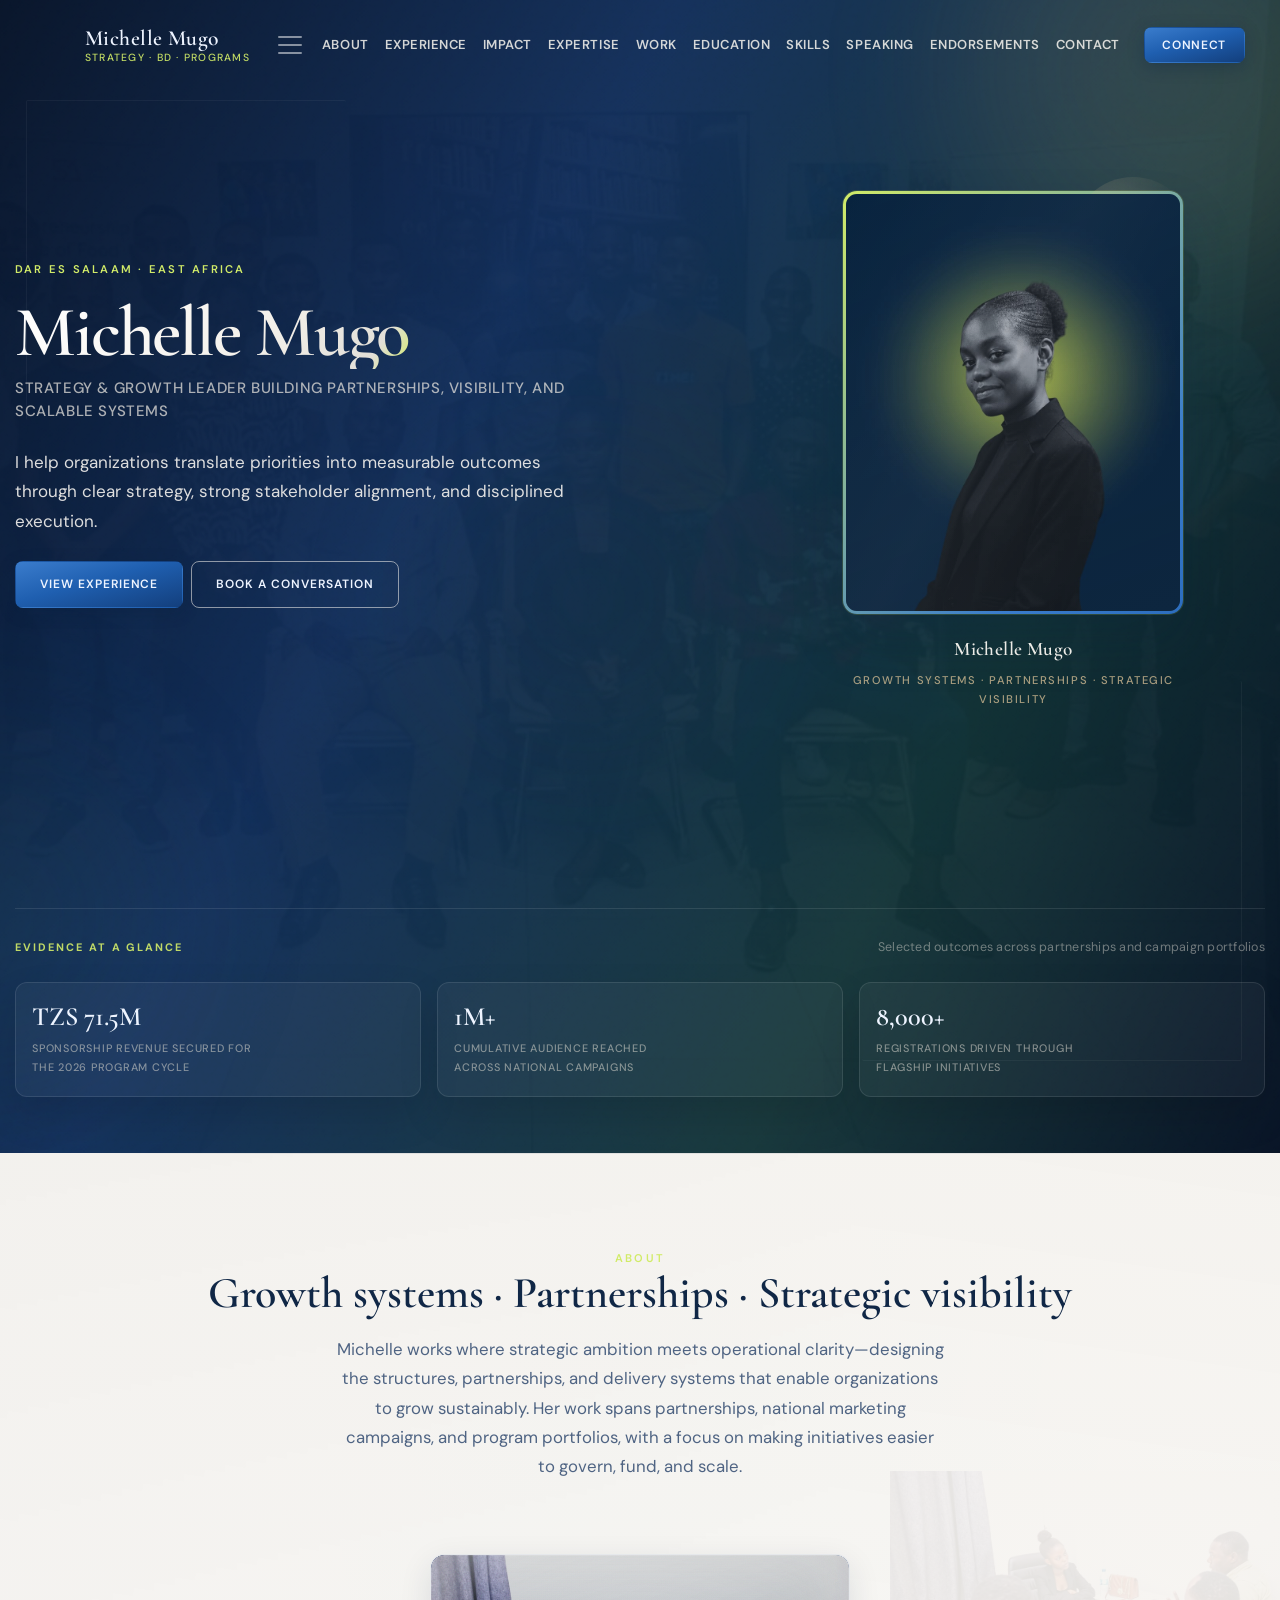
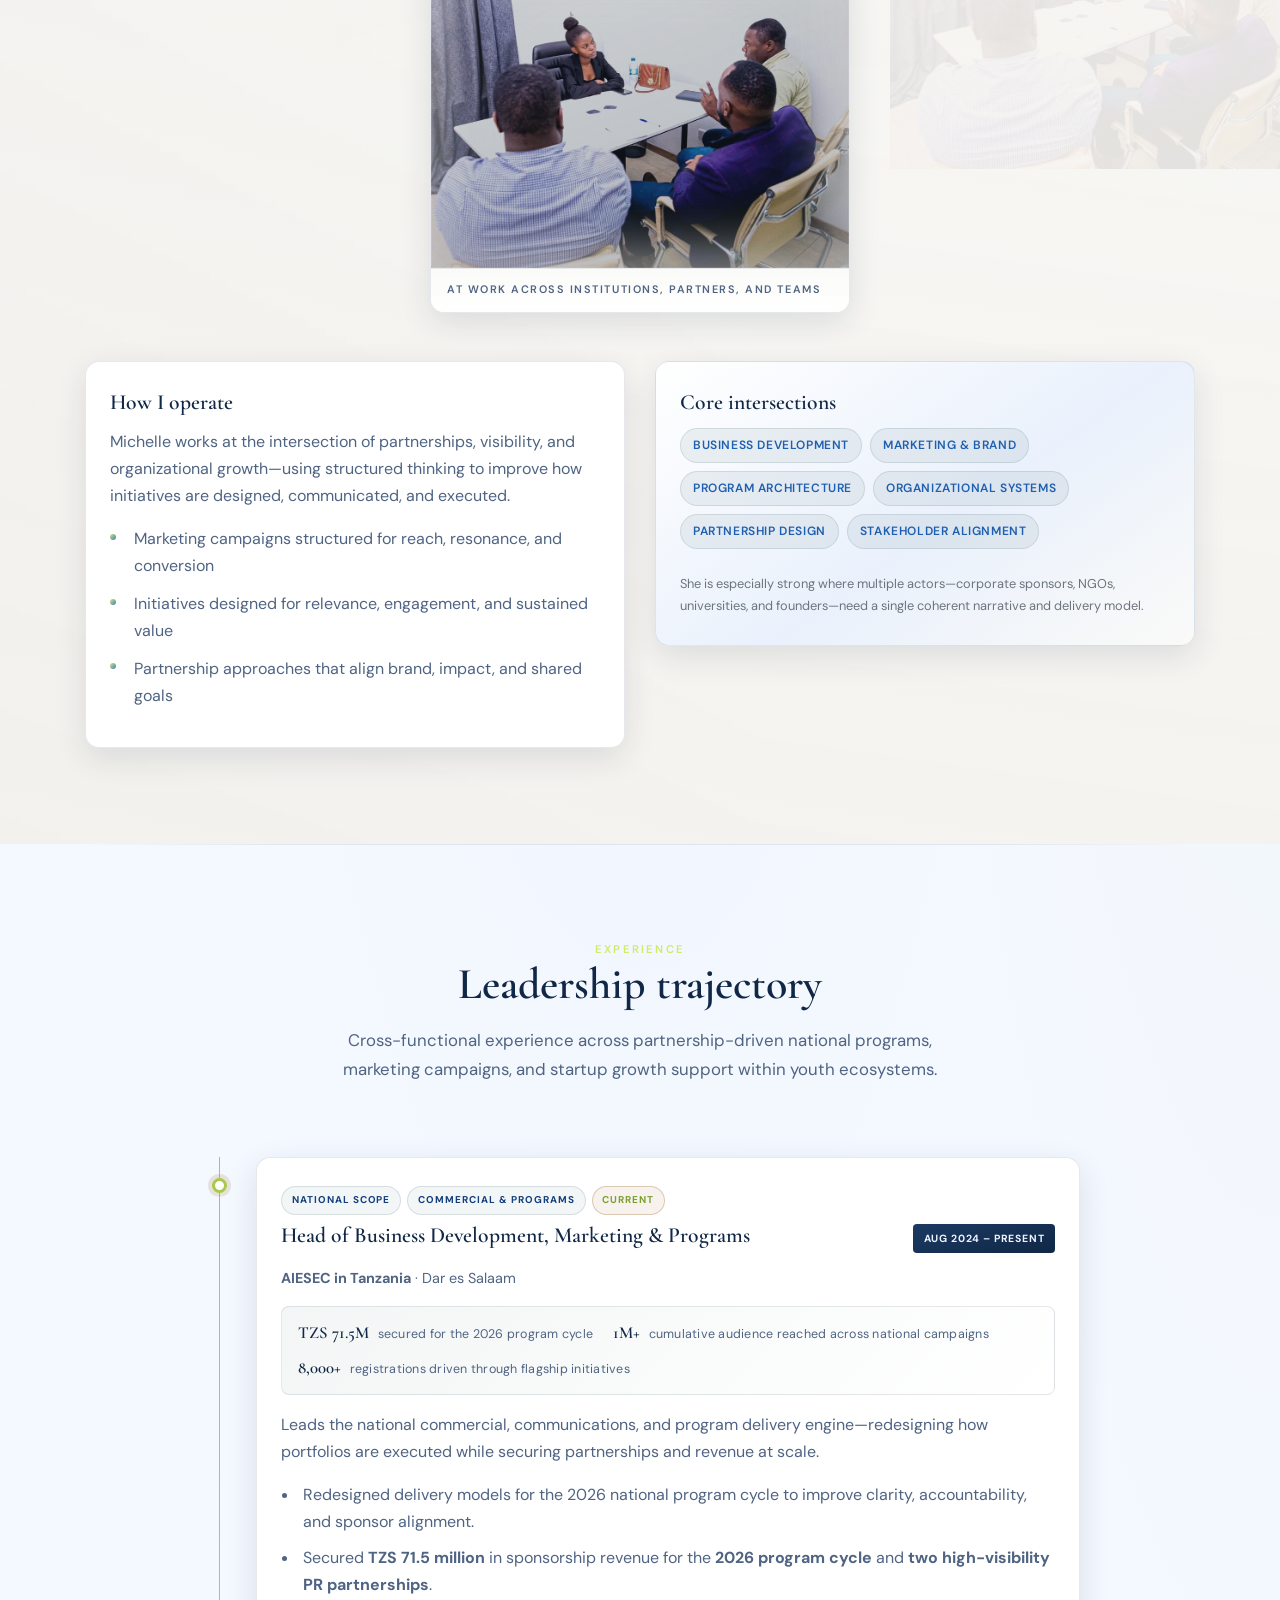
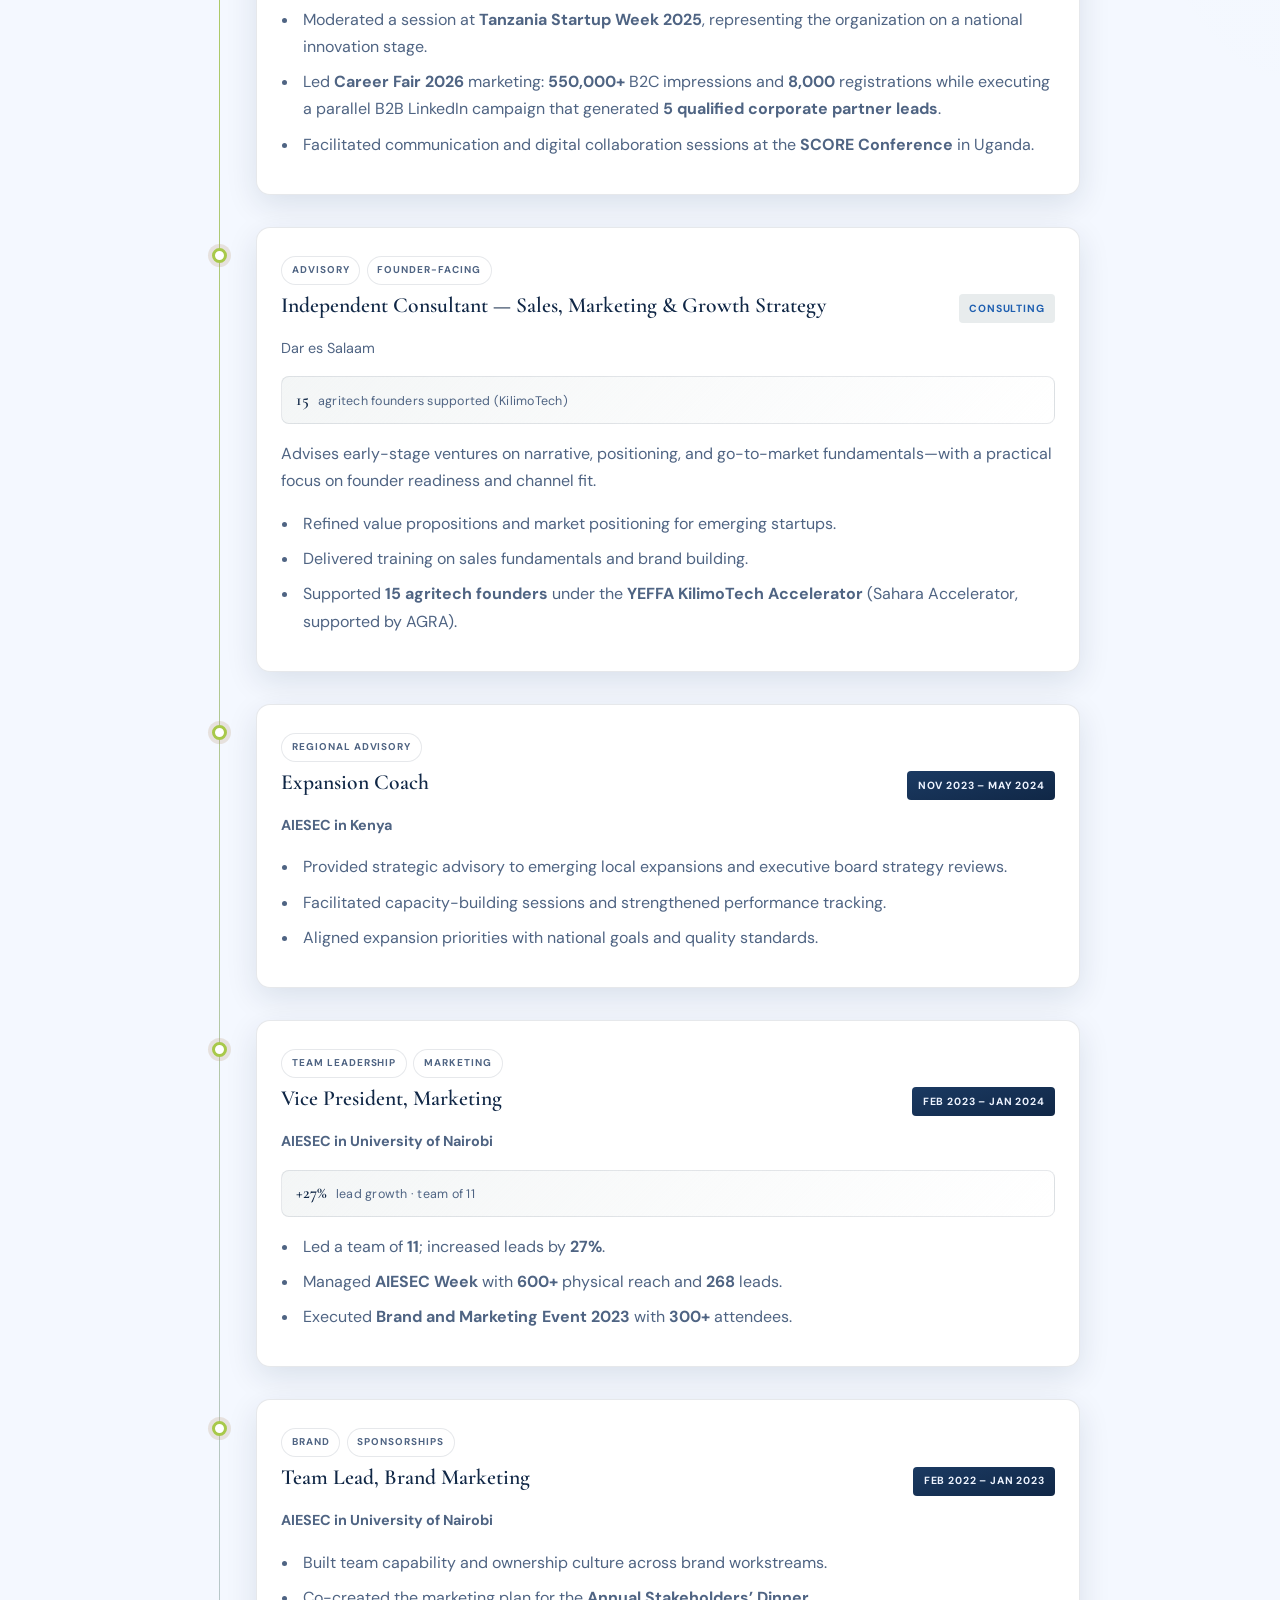
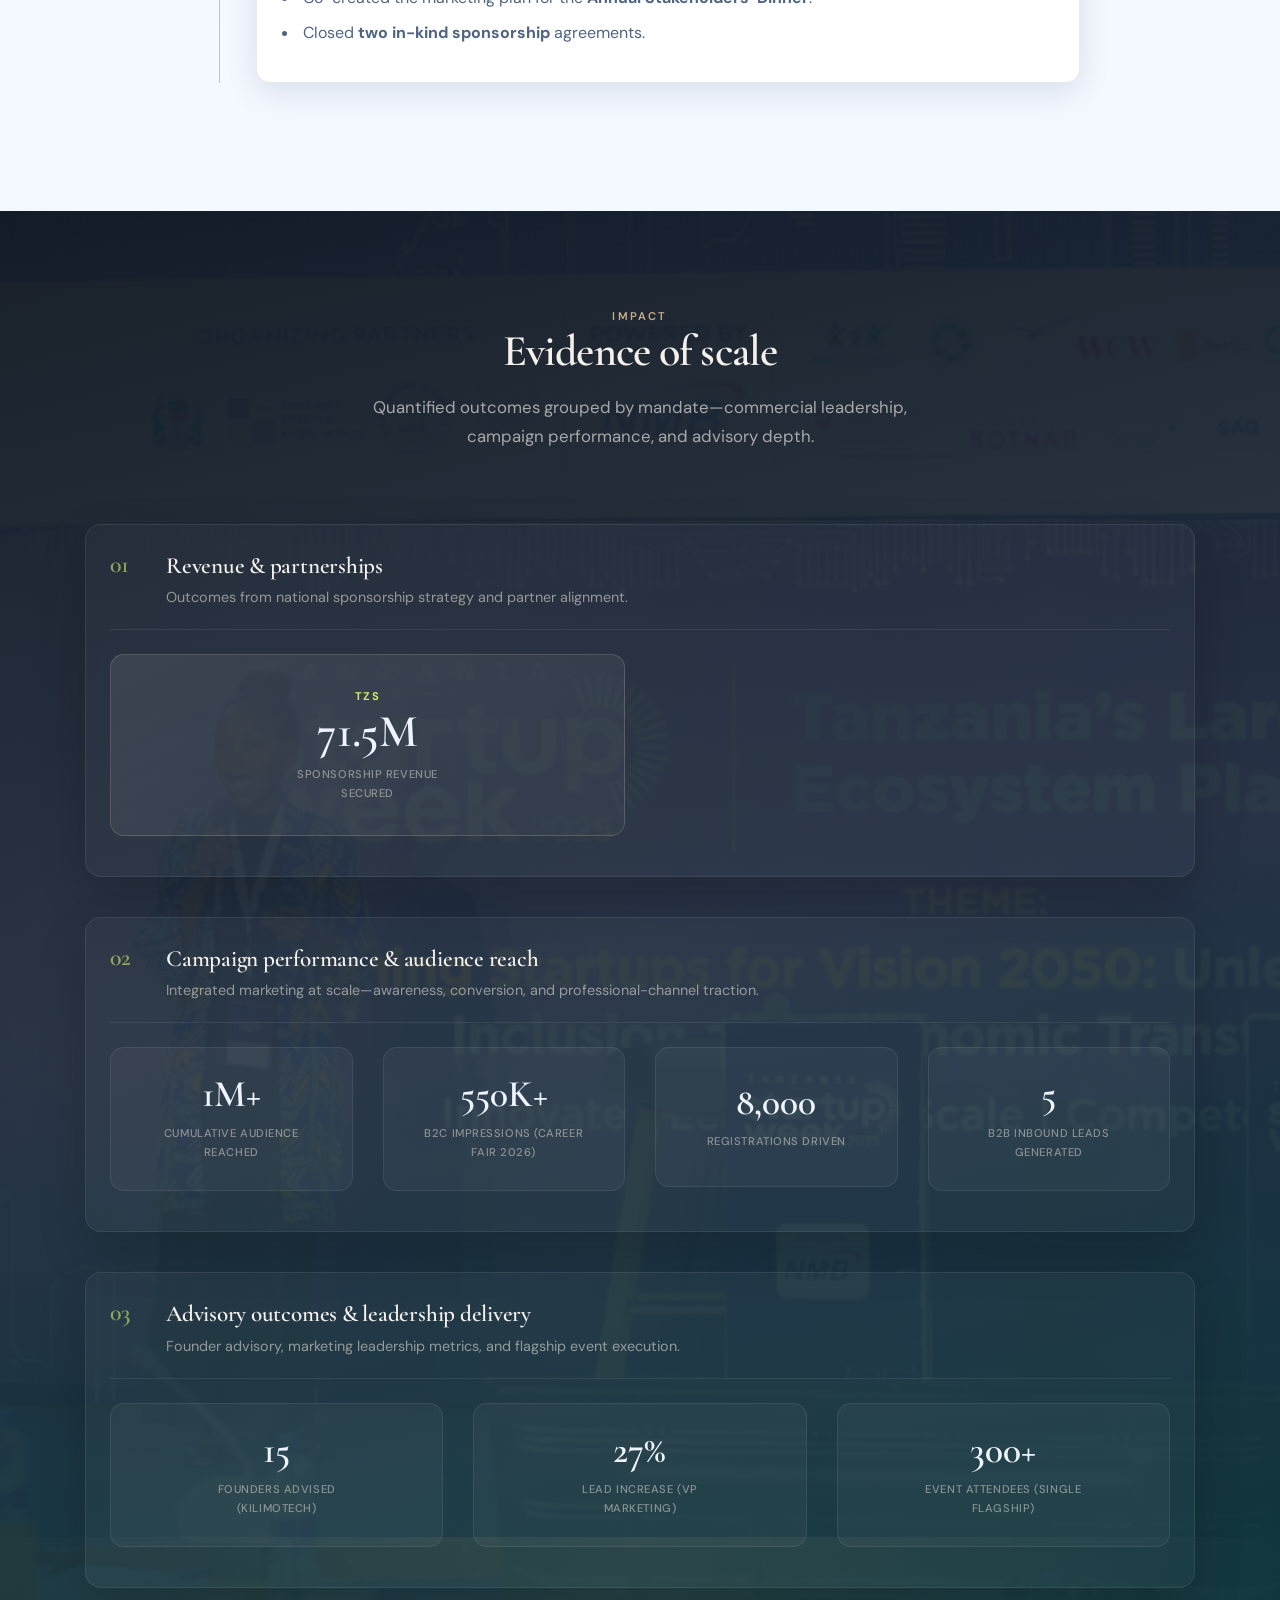
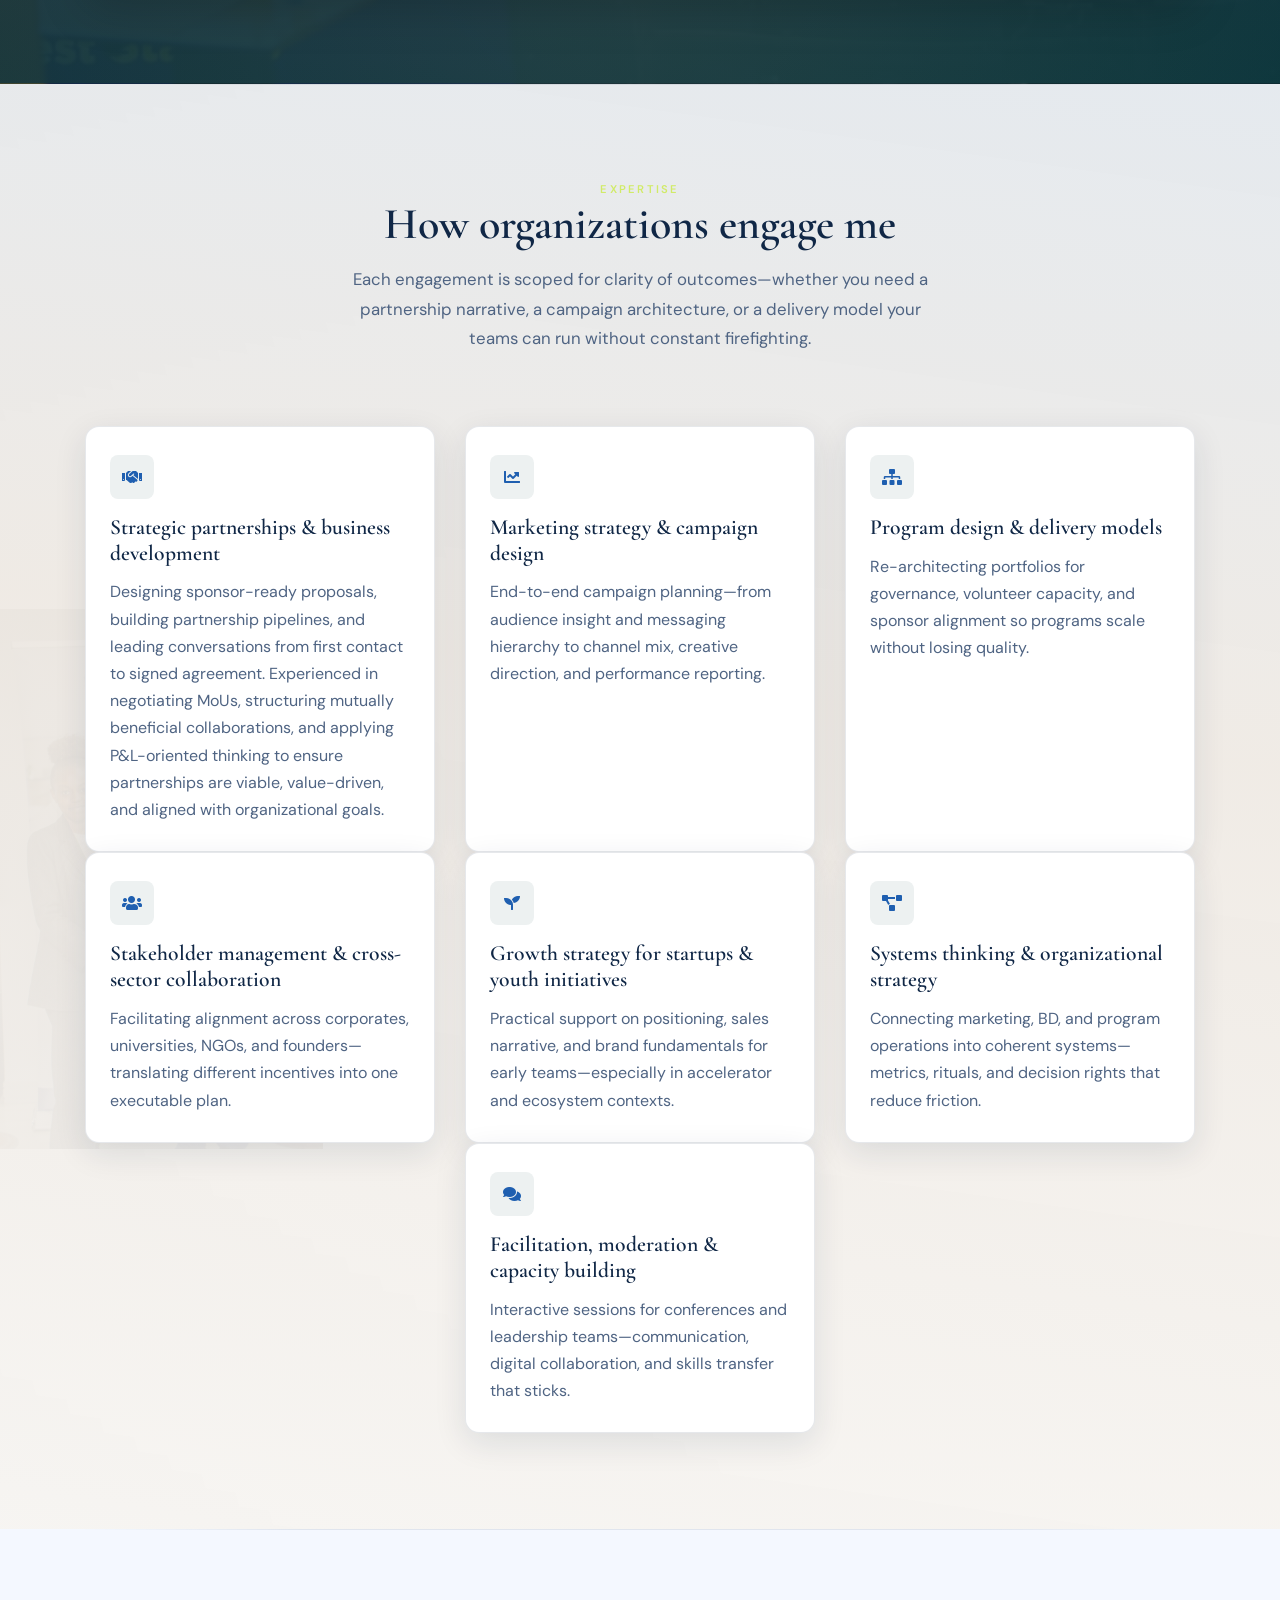
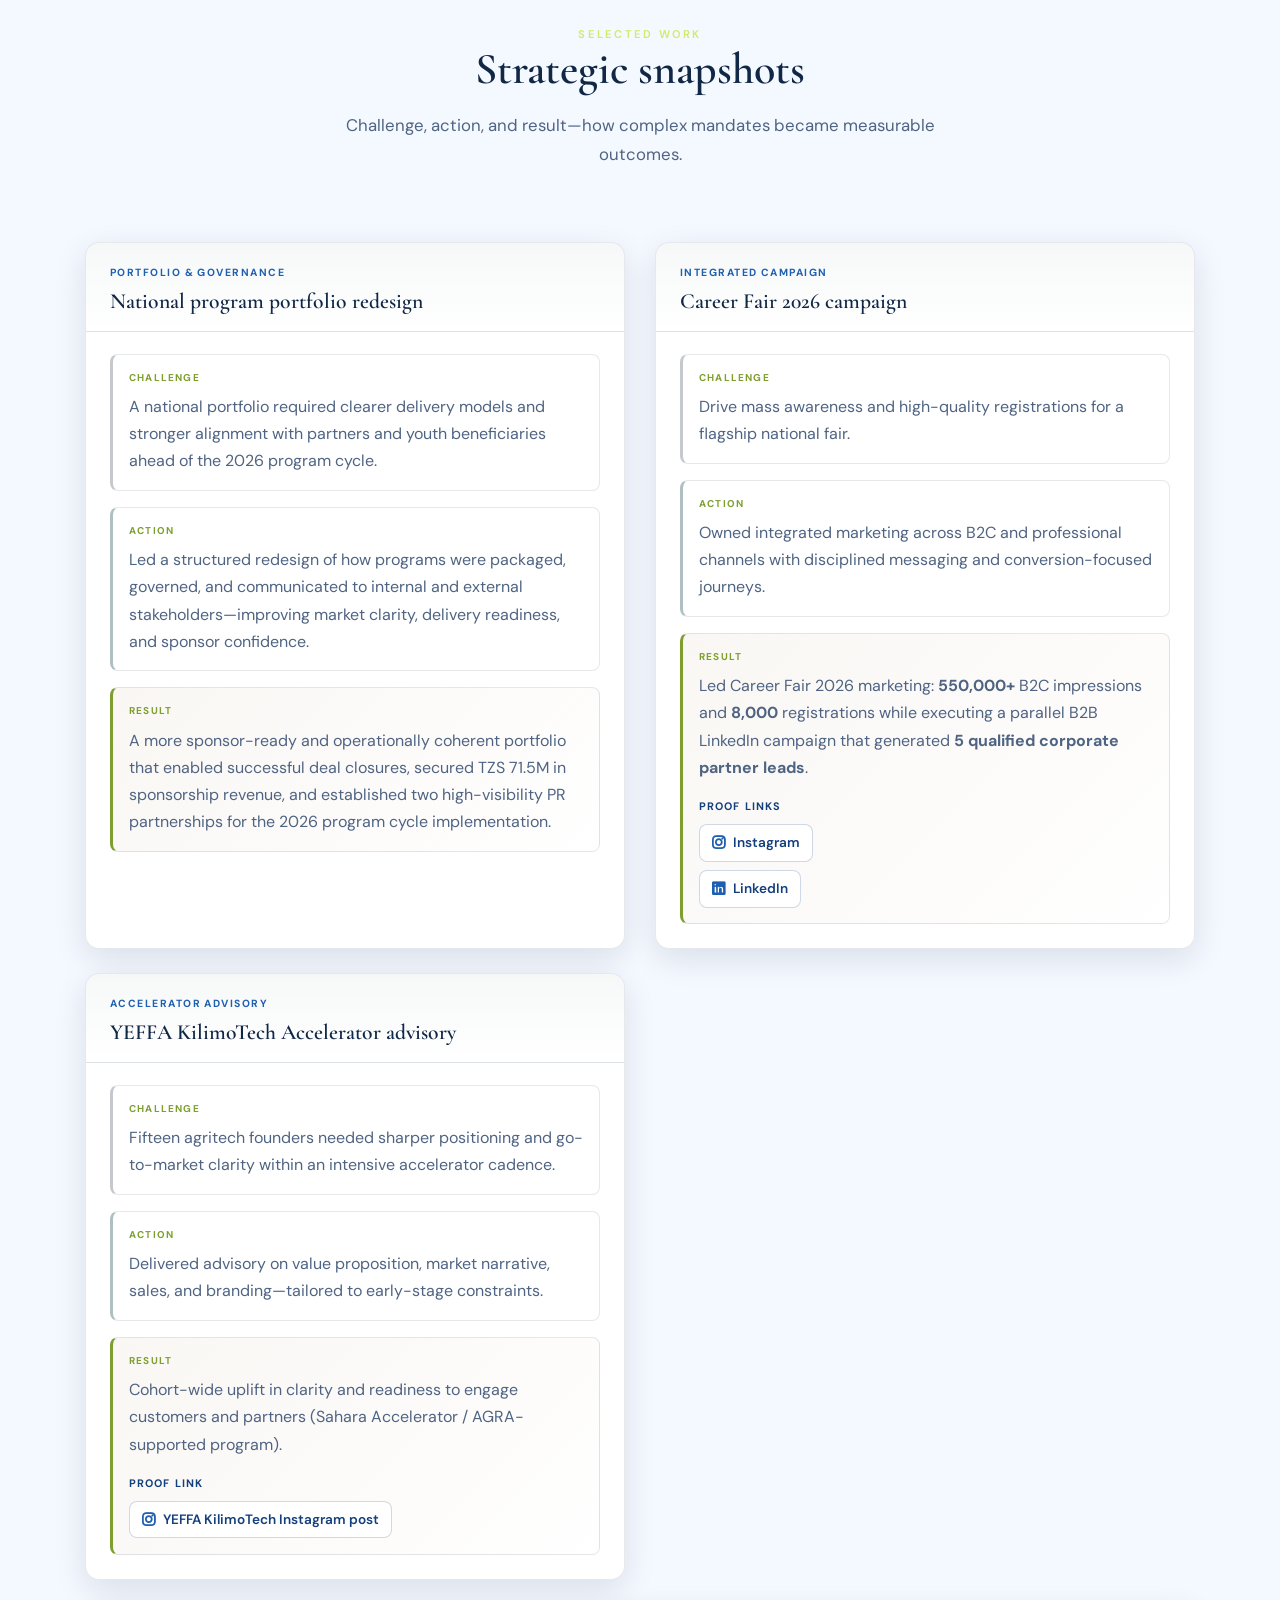
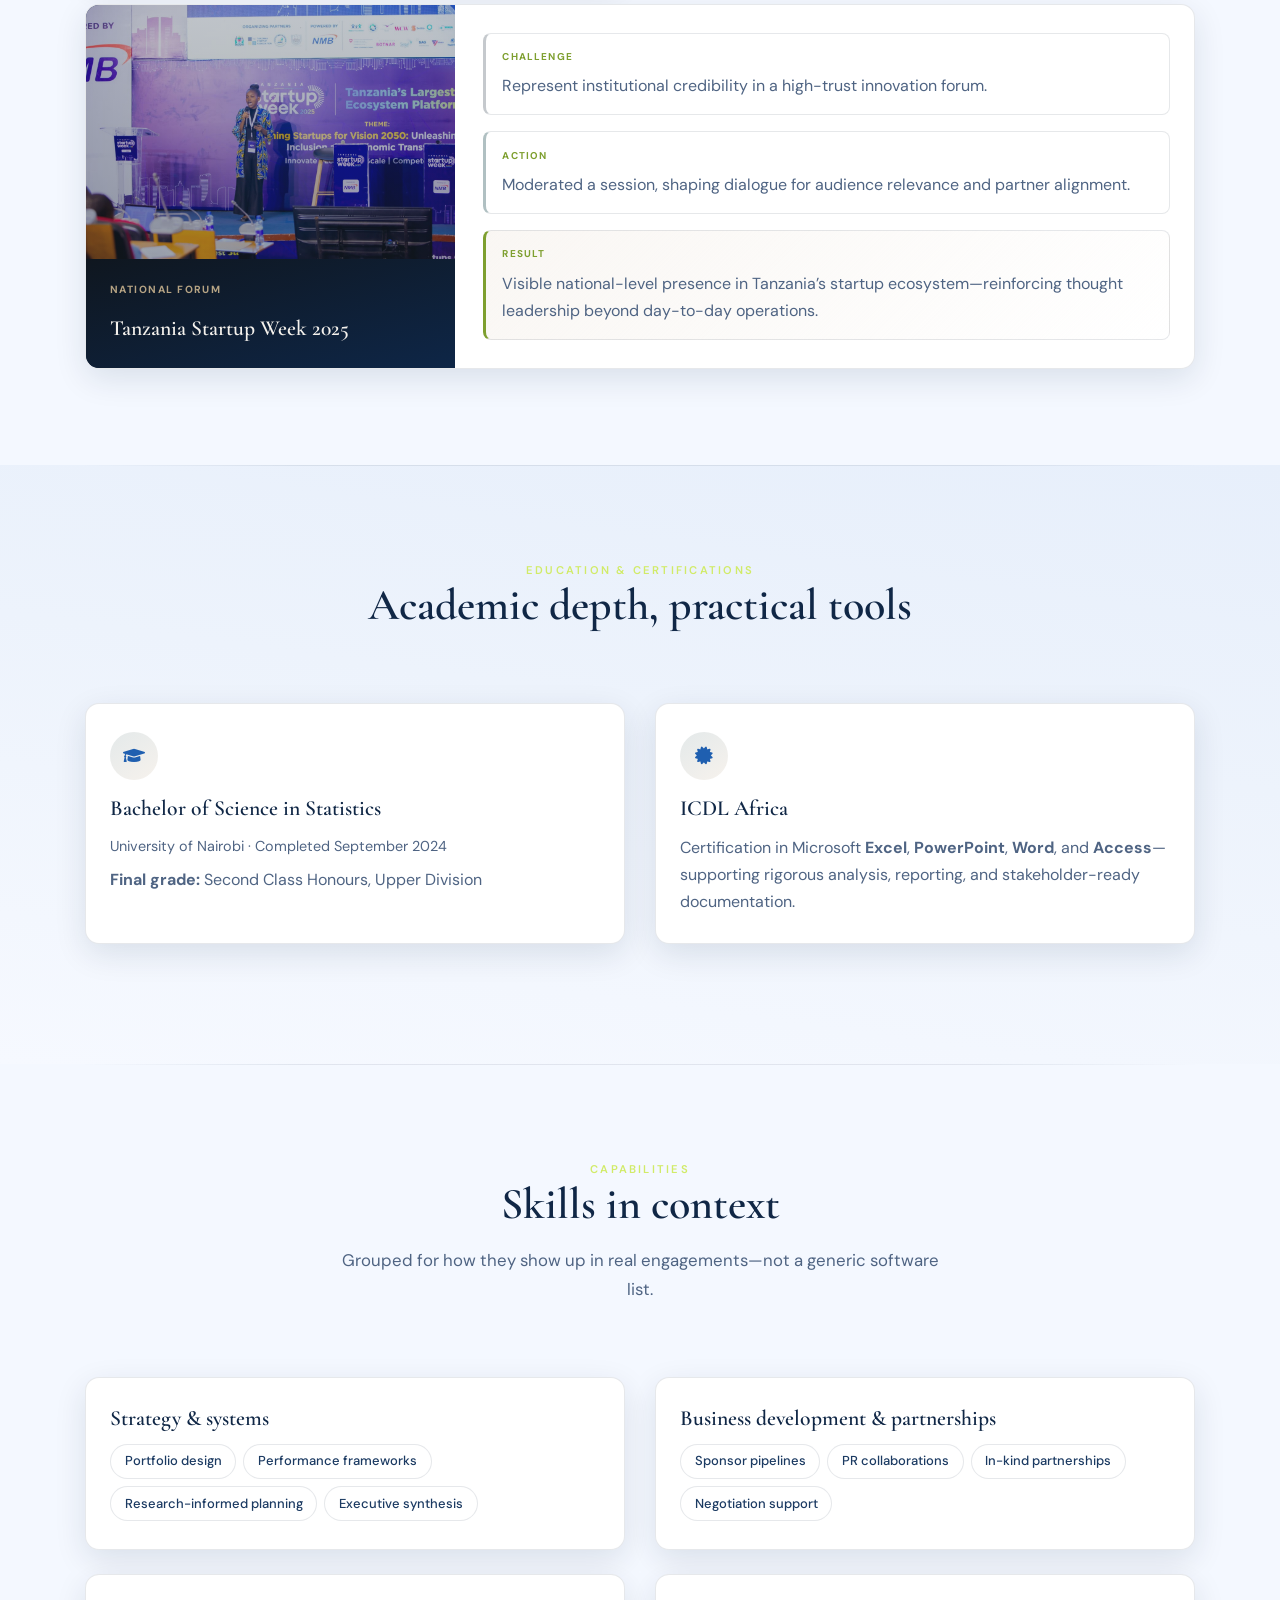
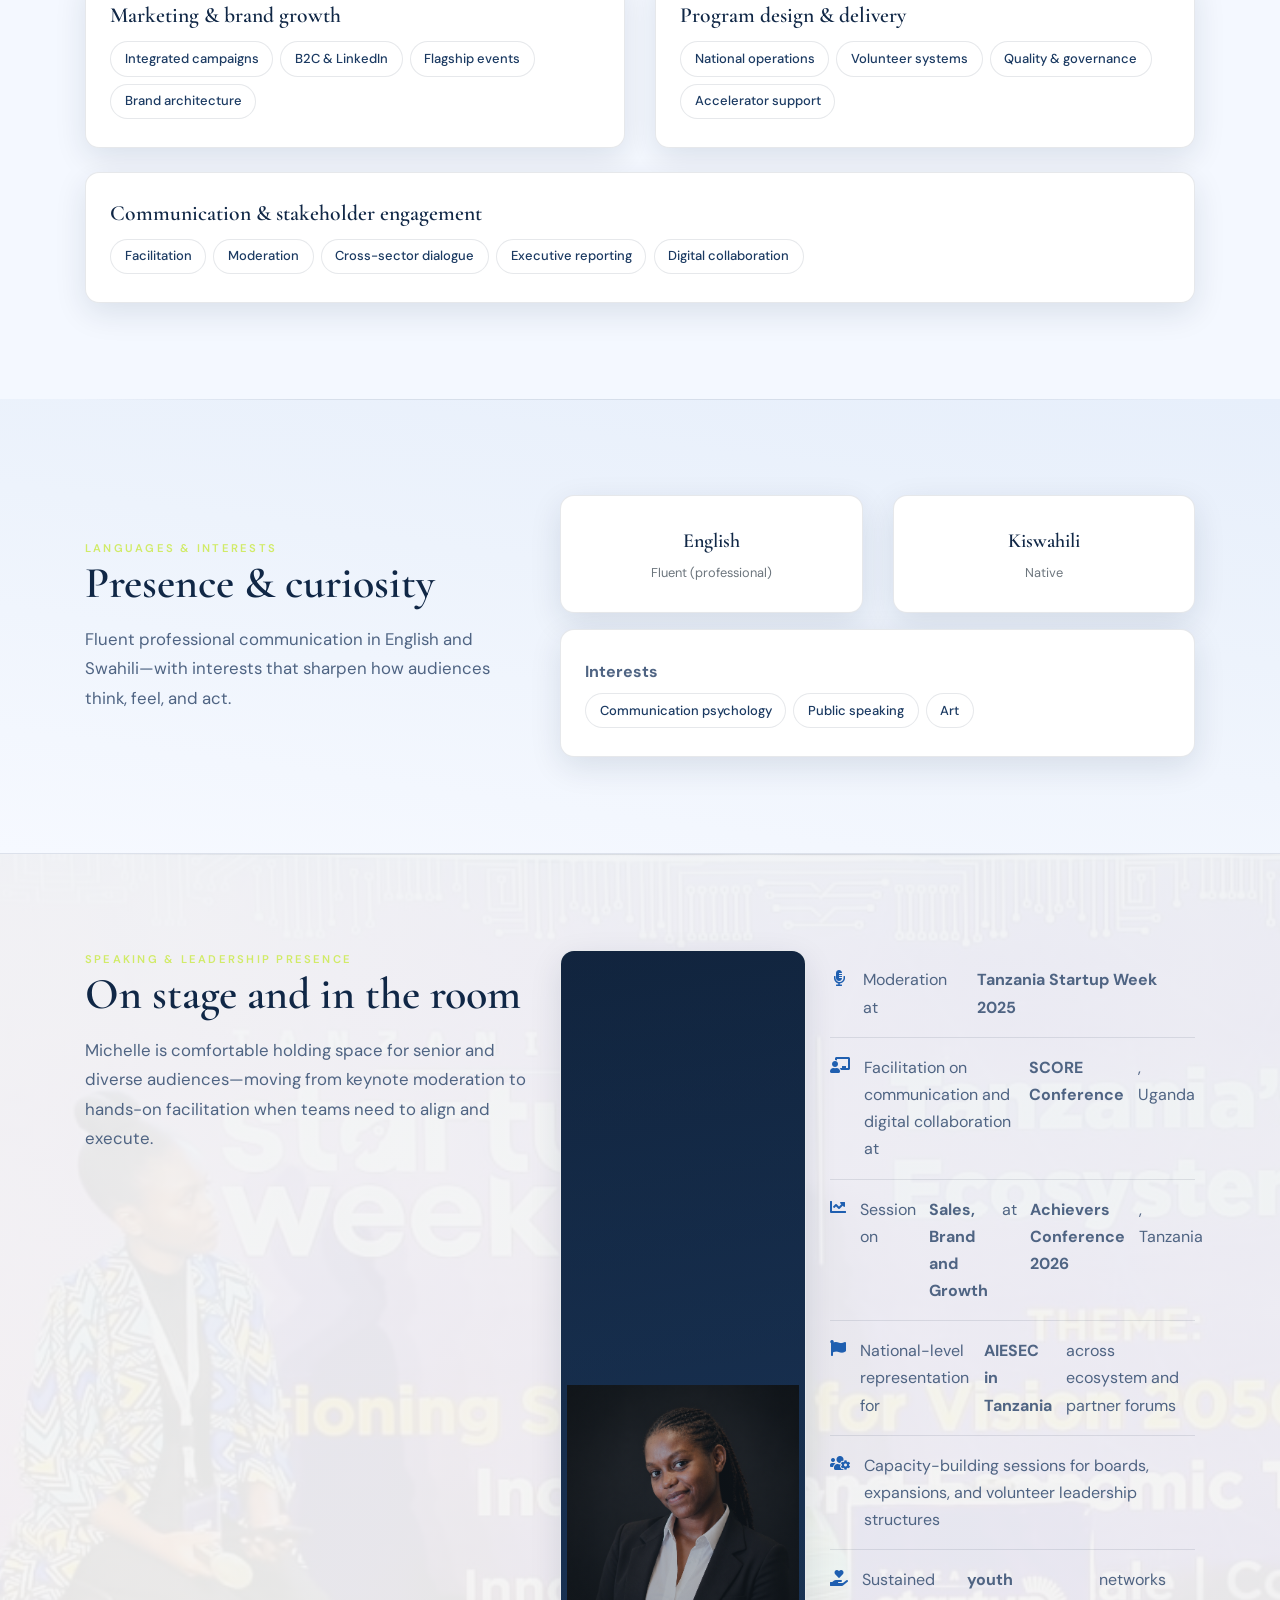
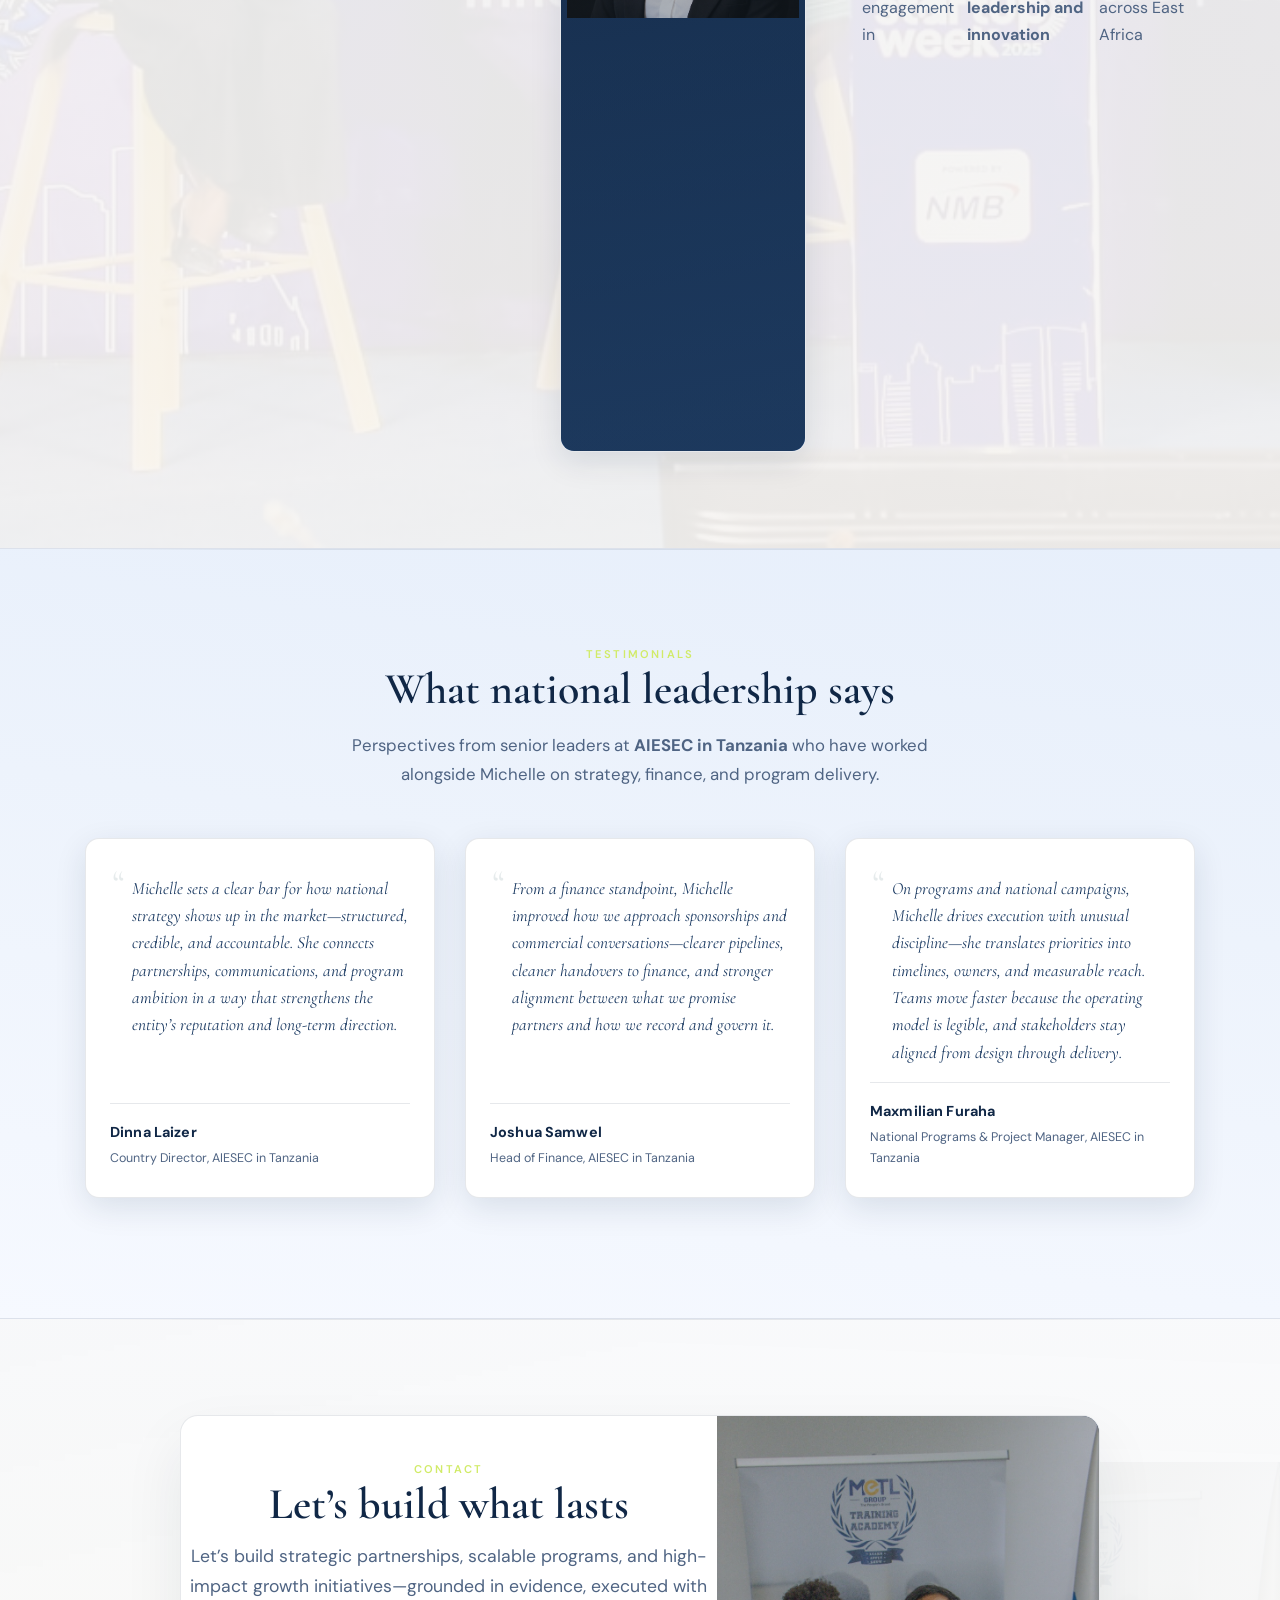
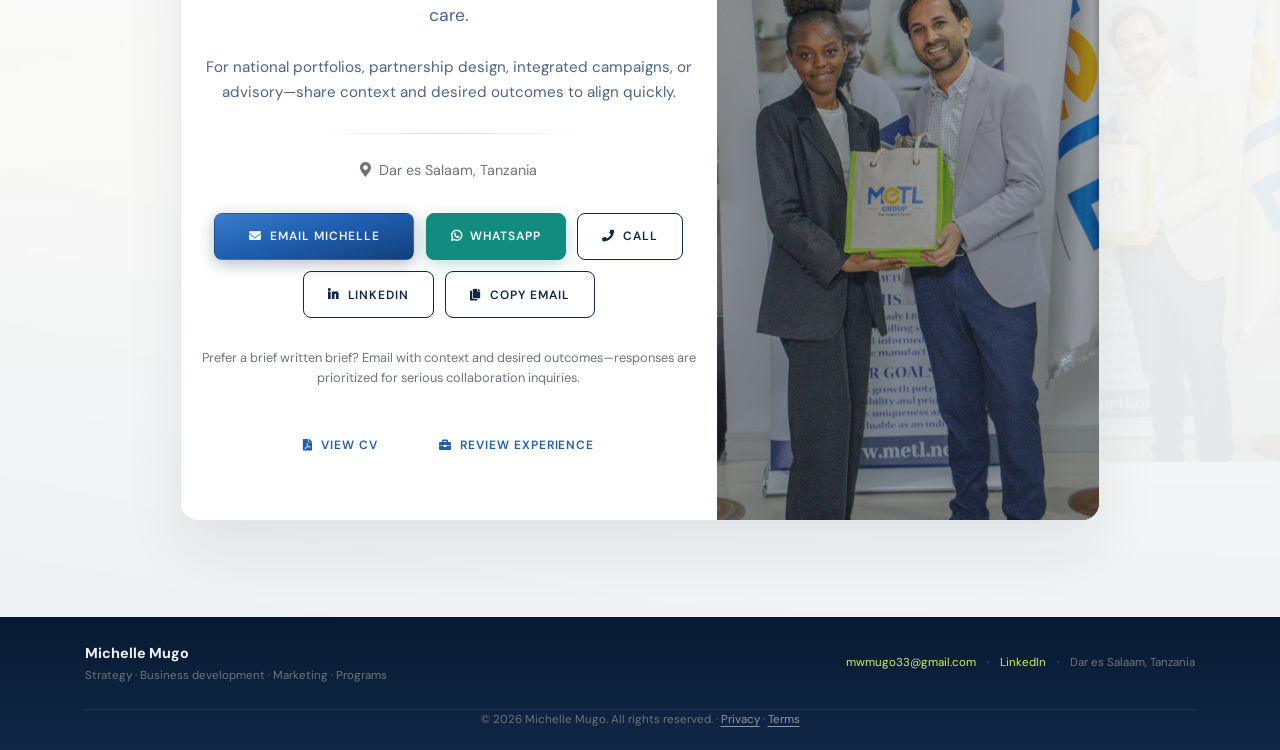
<file: index.html>
<!DOCTYPE html>
<html lang="en">
<head>
    <meta charset="utf-8">
    <meta name="viewport" content="width=device-width, initial-scale=1, shrink-to-fit=no">
    <meta name="description" content="Michelle Mugo portfolio featuring partnerships, growth systems, and campaign leadership in East Africa, with strategic delivery, visibility, and measurable outcomes.">
    <meta name="keywords" content="Michelle Mugo portfolio, strategic partnerships, growth systems, campaign strategy, program leadership, software developer Africa, web developer portfolio">
    <meta name="author" content="Michelle Mugo">
    <meta name="robots" content="index,follow,max-image-preview:large">
    <meta name="googlebot" content="index,follow,max-image-preview:large">
    <meta name="theme-color" content="#0c1222">
    <meta name="referrer" content="strict-origin-when-cross-origin">
    <link rel="canonical" href="https://michellemugo.live/">

    <meta property="og:site_name" content="Michelle Mugo Portfolio" />
    <meta property="og:title" content="Home | Michelle Mugo Portfolio" />
    <meta property="og:description" content="Michelle Mugo portfolio featuring partnerships, growth systems, and campaign leadership in East Africa, with strategic delivery, visibility, and measurable outcomes." />
    <meta property="og:image" content="https://michellemugo.live/images/mm1.png" />
    <meta property="og:url" content="https://michellemugo.live/" />
    <meta property="og:locale" content="en_US" />
    <meta property="og:type" content="website" />
    <meta name="twitter:card" content="summary_large_image">
    <meta name="twitter:title" content="Home | Michelle Mugo Portfolio">
    <meta name="twitter:description" content="Michelle Mugo portfolio featuring partnerships, growth systems, and campaign leadership in East Africa, with strategic delivery, visibility, and measurable outcomes.">
    <meta name="twitter:image" content="https://michellemugo.live/images/mm1.png">

    <title>Home | Michelle Mugo Portfolio</title>
    <script type="application/ld+json">
        {
            "@context": "https://schema.org",
            "@graph": [
                {
                    "@type": "WebSite",
                    "name": "Michelle Mugo Portfolio",
                    "url": "https://michellemugo.live/"
                },
                {
                    "@type": "Person",
                    "name": "Michelle Mugo",
                    "jobTitle": "Head of Business Development, Marketing and Programs",
                    "url": "https://michellemugo.live/",
                    "sameAs": [
                        "https://www.linkedin.com/in/michelle-mugo/"
                    ]
                }
            ]
        }
    </script>

    <link rel="preconnect" href="https://fonts.googleapis.com">
    <link rel="preconnect" href="https://fonts.gstatic.com" crossorigin>
    <link href="https://fonts.googleapis.com/css2?family=Cormorant+Garamond:ital,wght@0,500;0,600;0,700;1,500&family=DM+Sans:ital,wght@0,400;0,500;0,600;0,700&display=swap" rel="stylesheet">
    <link href="css/bootstrap.css" rel="stylesheet">
    <link href="css/fontawesome-all.css" rel="stylesheet">
    <link href="css/styles.css" rel="stylesheet">
    <link rel="icon" href="images/mm1.png">
</head>
<body>
    <div class="mm-scroll-progress" aria-hidden="true"><span class="mm-scroll-progress-bar"></span></div>
    <div class="mm-nav-backdrop" id="mmNavBackdrop" aria-hidden="true"></div>

    <nav class="navbar navbar-expand-lg fixed-top mm-navbar navbar-dark" id="mainNav" aria-label="Primary">
        <div class="container">
            <a class="navbar-brand mm-brand text-decoration-none page-scroll" href="#hero">
                <span class="mm-brand-name">Michelle Mugo</span>
                <span class="mm-brand-tag d-none d-md-inline">Strategy · BD · Programs</span>
            </a>
            <button class="navbar-toggler p-0 border-0" type="button" data-toggle="offcanvas" aria-controls="navbarsPortfolio" aria-expanded="false" aria-label="Toggle navigation">
                <span class="navbar-toggler-icon"></span>
            </button>
            <div class="navbar-collapse offcanvas-collapse" id="navbarsPortfolio" role="dialog" aria-modal="false" aria-label="Site menu">
                <ul class="navbar-nav ml-auto align-items-lg-center mm-nav-list">
                    <li class="nav-item"><a class="nav-link page-scroll mm-nav-link" href="#about">About</a></li>
                    <li class="nav-item"><a class="nav-link page-scroll mm-nav-link" href="#experience">Experience</a></li>
                    <li class="nav-item"><a class="nav-link page-scroll mm-nav-link" href="#impact">Impact</a></li>
                    <li class="nav-item"><a class="nav-link page-scroll mm-nav-link" href="#expertise">Expertise</a></li>
                    <li class="nav-item"><a class="nav-link page-scroll mm-nav-link" href="#cases">Work</a></li>
                    <li class="nav-item"><a class="nav-link page-scroll mm-nav-link" href="#education">Education</a></li>
                    <li class="nav-item"><a class="nav-link page-scroll mm-nav-link" href="#skills">Skills</a></li>
                    <li class="nav-item"><a class="nav-link page-scroll mm-nav-link" href="#speaking">Speaking</a></li>
                    <li class="nav-item"><a class="nav-link page-scroll mm-nav-link" href="#testimonials">Endorsements</a></li>
                    <li class="nav-item"><a class="nav-link page-scroll mm-nav-link" href="#contact">Contact</a></li>
                    <li class="nav-item d-none d-lg-block pl-lg-3">
                        <a class="btn mm-btn mm-btn-sm mm-btn-solid page-scroll" href="#contact">Connect</a>
                    </li>
                    <li class="nav-item d-lg-none mm-nav-mobile-cta">
                        <a class="btn mm-btn mm-btn-solid btn-block page-scroll mm-nav-connect-btn" href="#contact">Connect</a>
                    </li>
                </ul>
            </div>
        </div>
    </nav>

    <main>
        <!-- Hero -->
        <header id="hero" class="mm-hero">
            <div class="mm-hero-bg mm-js-hero-parallax" aria-hidden="true"></div>
            <div class="mm-hero-blobs" aria-hidden="true">
                <span class="mm-blob mm-blob-a"></span>
                <span class="mm-blob mm-blob-b"></span>
                <span class="mm-blob mm-blob-c"></span>
            </div>
            <div class="mm-hero-noise" aria-hidden="true"></div>
            <div class="mm-hero-gridline mm-hero-gridline--tl" aria-hidden="true"></div>
            <div class="mm-hero-gridline mm-hero-gridline--br" aria-hidden="true"></div>
            <div class="container position-relative mm-hero-container">
                <div class="row align-items-start align-items-lg-center min-vh-100 mm-hero-row py-4 py-lg-5">
                    <div class="col-lg-7 order-2 order-lg-1 mm-reveal">
                        <div class="mm-hero-copy">
                            <p class="mm-kicker text-uppercase mb-2 mb-md-3">Dar es Salaam · East Africa</p>
                            <h1 class="mm-display mb-2">Michelle Mugo</h1>
                            <p class="mm-hero-role mb-3 mb-md-4">Strategy & Growth Leader building partnerships, visibility, and scalable systems</p>
                            <p class="mm-lead mb-3 mb-md-4">I help organizations translate priorities into measurable outcomes through clear strategy, strong stakeholder alignment, and disciplined execution.</p>
                            <div class="d-flex flex-wrap mm-hero-cta mb-3 mb-md-4">
                                <a class="btn mm-btn mm-btn-solid page-scroll" href="#experience">View experience</a>
                                <a class="btn mm-btn mm-btn-outline page-scroll" href="#contact">Book a conversation</a>
                            </div>
                        </div>
                    </div>
                    <div class="col-lg-5 order-1 order-lg-2 mb-4 mb-md-5 mb-lg-0 mm-reveal">
                        <div class="mm-profile-shell mx-auto">
                            <div class="mm-profile-card mm-js-tilt">
                                <div class="mm-profile-frame">
                                    <div class="mm-profile-placeholder">
                                        <img class="mm-profile-img" src="images/mm1.jpeg" width="800" height="1000" alt="Michelle Mugo portrait for portfolio homepage" loading="lazy" decoding="async" fetchpriority="high">
                                    </div>
                                </div>
                                <div class="mm-profile-caption">
                                    <span class="mm-profile-caption-name">Michelle Mugo</span>
                                    <span class="mm-profile-caption-meta">Growth systems · Partnerships · Strategic visibility</span>
                                </div>
                            </div>
                        </div>
                    </div>
                </div>
                <div class="mm-hero-ledger mm-reveal pb-4 pb-md-5">
                    <div class="mm-hero-ledger-head">
                        <span class="mm-hero-ledger-kicker">Evidence at a glance</span>
                        <span class="mm-hero-ledger-note mm-hero-ledger-note--short d-md-none">Selected national outcomes</span>
                        <span class="mm-hero-ledger-note d-none d-md-inline">Selected outcomes across partnerships and campaign portfolios</span>
                    </div>
                    <div class="row mm-credibility">
                        <div class="col-12 col-sm-6 col-lg-4 mm-cred-item">
                            <div class="mm-cred-tile">
                                <span class="mm-cred-value">TZS 71.5M</span>
                                <span class="mm-cred-label">Sponsorship revenue secured for the 2026 Program Cycle</span>
                            </div>
                        </div>
                        <div class="col-12 col-sm-6 col-lg-4 mm-cred-item">
                            <div class="mm-cred-tile">
                                <span class="mm-cred-value">1M+</span>
                                <span class="mm-cred-label">Cumulative audience reached across national campaigns</span>
                            </div>
                        </div>
                        <div class="col-12 col-sm-6 col-lg-4 mm-cred-item">
                            <div class="mm-cred-tile">
                                <span class="mm-cred-value">8,000+</span>
                                <span class="mm-cred-label">Registrations driven through flagship initiatives</span>
                            </div>
                        </div>
                    </div>
                </div>
            </div>
        </header>

        <!-- About -->
        <section id="about" class="mm-section mm-section-alt" aria-labelledby="about-heading">
            <div class="container">
                <div class="row justify-content-center">
                    <div class="col-lg-10 text-center mm-section-head mm-reveal">
                        <p class="mm-kicker">About</p>
                        <h2 id="about-heading" class="mm-heading">Growth systems · Partnerships · Strategic visibility</h2>
                        <p class="mm-subhead mx-auto">Michelle works where strategic ambition meets operational clarity—designing the structures, partnerships, and delivery systems that enable organizations to grow sustainably. Her work spans partnerships, national marketing campaigns, and program portfolios, with a focus on making initiatives easier to govern, fund, and scale.</p>
                    </div>
                </div>
                <div class="row justify-content-center mt-4 mt-lg-5 mm-reveal">
                    <div class="col-lg-10">
                        <figure class="mm-about-photo mm-card">
                            <div class="mm-about-photo-inner">
                                <img class="mm-about-photo-img" src="images/2.jpeg" width="900" height="675" alt="Michelle Mugo in a professional setting" loading="lazy" decoding="async">
                            </div>
                            <figcaption class="mm-about-photo-cap">At work across institutions, partners, and teams</figcaption>
                        </figure>
                    </div>
                </div>
                <div class="row mt-5 align-items-start mm-stagger">
                    <div class="col-lg-6 mm-reveal">
                        <div class="mm-card mm-card-pad h-100">
                            <h3 class="mm-h3">How I operate</h3>
                            <p class="mb-3">Michelle works at the intersection of partnerships, visibility, and organizational growth—using structured thinking to improve how initiatives are designed, communicated, and executed.</p>
                            <ul class="mm-list-check list-unstyled mb-0">
                                <li>Marketing campaigns structured for reach, resonance, and conversion</li>
                                <li>Initiatives designed for relevance, engagement, and sustained value</li>
                                <li>Partnership approaches that align brand, impact, and shared goals</li>
                            </ul>
                        </div>
                    </div>
                    <div class="col-lg-6 mm-reveal">
                        <div class="mm-card mm-card-pad h-100 mm-card-accent">
                            <h3 class="mm-h3">Core intersections</h3>
                            <div class="mm-pill-grid">
                                <span class="mm-pill">Business development</span>
                                <span class="mm-pill">Marketing &amp; brand</span>
                                <span class="mm-pill">Program architecture</span>
                                <span class="mm-pill">Organizational systems</span>
                                <span class="mm-pill">Partnership design</span>
                                <span class="mm-pill">Stakeholder alignment</span>
                            </div>
                            <p class="mb-0 mt-4 small text-muted">She is especially strong where multiple actors—corporate sponsors, NGOs, universities, and founders—need a single coherent narrative and delivery model.</p>
                        </div>
                    </div>
                </div>
            </div>
        </section>

        <!-- Experience -->
        <section id="experience" class="mm-section" aria-labelledby="exp-heading">
            <div class="container">
                <div class="row justify-content-center">
                    <div class="col-lg-10 text-center mm-section-head mm-reveal">
                        <p class="mm-kicker">Experience</p>
                        <h2 id="exp-heading" class="mm-heading">Leadership trajectory</h2>
                        <p class="mm-subhead mx-auto">Cross-functional experience across partnership-driven national programs, marketing campaigns, and startup growth support within youth ecosystems.</p>
                    </div>
                </div>
                <div class="mm-timeline mm-stagger mm-timeline-stagger mt-5">
                    <article class="mm-timeline-item mm-reveal">
                        <div class="mm-timeline-marker" aria-hidden="true"></div>
                        <div class="mm-timeline-card mm-card mm-card-pad mm-card-shine mm-js-tilt-card">
                            <div class="mm-role-tags mb-2">
                                <span class="mm-role-tag">National scope</span>
                                <span class="mm-role-tag">Commercial &amp; programs</span>
                                <span class="mm-role-tag mm-role-tag--accent">Current</span>
                            </div>
                            <div class="d-flex flex-wrap justify-content-between align-items-baseline mm-flex-gaps mb-2">
                                <h3 class="mm-h3 mb-0">Head of Business Development, Marketing &amp; Programs</h3>
                                <span class="mm-badge">Aug 2024 – Present</span>
                            </div>
                            <p class="mm-role-meta mb-3"><strong>AIESEC in Tanzania</strong> · Dar es Salaam</p>
                            <ul class="list-unstyled mm-outcome-strip mb-3" aria-label="Highlighted outcomes for this role">
                                <li><span class="mm-outcome-strip-val">TZS 71.5M</span> <span class="mm-outcome-strip-lbl">secured for the 2026 program cycle</span></li>
                                <li><span class="mm-outcome-strip-val">1M+</span> <span class="mm-outcome-strip-lbl">cumulative audience reached across national campaigns</span></li>
                                <li><span class="mm-outcome-strip-val">8,000+</span> <span class="mm-outcome-strip-lbl">registrations driven through flagship initiatives</span></li>
                            </ul>
                            <p class="mb-3">Leads the national commercial, communications, and program delivery engine—redesigning how portfolios are executed while securing partnerships and revenue at scale.</p>
                            <ul class="mm-list mb-0">
                                <li>Redesigned delivery models for the 2026 national program cycle to improve clarity, accountability, and sponsor alignment.</li>
                                <li>Secured <strong>TZS 71.5 million</strong> in sponsorship revenue for the <strong>2026 program cycle</strong> and <strong>two high-visibility PR partnerships</strong>.</li>
                                <li>Moderated a session at <strong>Tanzania Startup Week 2025</strong>, representing the organization on a national innovation stage.</li>
                                <li>Led <strong>Career Fair 2026</strong> marketing: <strong>550,000+</strong> B2C impressions and <strong>8,000</strong> registrations while executing a parallel B2B LinkedIn campaign that generated <strong>5 qualified corporate partner leads</strong>.</li>
                                <li>Facilitated communication and digital collaboration sessions at the <strong>SCORE Conference</strong> in Uganda.</li>
                            </ul>
                        </div>
                    </article>
                    <article class="mm-timeline-item mm-reveal">
                        <div class="mm-timeline-marker" aria-hidden="true"></div>
                        <div class="mm-timeline-card mm-card mm-card-pad mm-card-shine mm-js-tilt-card">
                            <div class="mm-role-tags mb-2">
                                <span class="mm-role-tag mm-role-tag--soft">Advisory</span>
                                <span class="mm-role-tag mm-role-tag--soft">Founder-facing</span>
                            </div>
                            <div class="d-flex flex-wrap justify-content-between align-items-baseline mm-flex-gaps mb-2">
                                <h3 class="mm-h3 mb-0">Independent Consultant — Sales, Marketing &amp; Growth Strategy</h3>
                                <span class="mm-badge mm-badge-soft">Consulting</span>
                            </div>
                            <p class="mm-role-meta mb-3">Dar es Salaam</p>
                            <ul class="list-unstyled mm-outcome-strip mm-outcome-strip--compact mb-3" aria-label="Highlighted outcomes for this role">
                                <li><span class="mm-outcome-strip-val">15</span> <span class="mm-outcome-strip-lbl">agritech founders supported (KilimoTech)</span></li>
                            </ul>
                            <p class="mb-3">Advises early-stage ventures on narrative, positioning, and go-to-market fundamentals—with a practical focus on founder readiness and channel fit.</p>
                            <ul class="mm-list mb-0">
                                <li>Refined value propositions and market positioning for emerging startups.</li>
                                <li>Delivered training on sales fundamentals and brand building.</li>
                                <li>Supported <strong>15 agritech founders</strong> under the <strong>YEFFA KilimoTech Accelerator</strong> (Sahara Accelerator, supported by AGRA).</li>
                            </ul>
                        </div>
                    </article>
                    <article class="mm-timeline-item mm-reveal">
                        <div class="mm-timeline-marker" aria-hidden="true"></div>
                        <div class="mm-timeline-card mm-card mm-card-pad mm-card-shine mm-js-tilt-card">
                            <div class="mm-role-tags mb-2">
                                <span class="mm-role-tag mm-role-tag--soft">Regional advisory</span>
                            </div>
                            <div class="d-flex flex-wrap justify-content-between align-items-baseline mm-flex-gaps mb-2">
                                <h3 class="mm-h3 mb-0">Expansion Coach</h3>
                                <span class="mm-badge">Nov 2023 – May 2024</span>
                            </div>
                            <p class="mm-role-meta mb-3"><strong>AIESEC in Kenya</strong></p>
                            <ul class="mm-list mb-0">
                                <li>Provided strategic advisory to emerging local expansions and executive board strategy reviews.</li>
                                <li>Facilitated capacity-building sessions and strengthened performance tracking.</li>
                                <li>Aligned expansion priorities with national goals and quality standards.</li>
                            </ul>
                        </div>
                    </article>
                    <article class="mm-timeline-item mm-reveal">
                        <div class="mm-timeline-marker" aria-hidden="true"></div>
                        <div class="mm-timeline-card mm-card mm-card-pad mm-card-shine mm-js-tilt-card">
                            <div class="mm-role-tags mb-2">
                                <span class="mm-role-tag mm-role-tag--soft">Team leadership</span>
                                <span class="mm-role-tag mm-role-tag--soft">Marketing</span>
                            </div>
                            <div class="d-flex flex-wrap justify-content-between align-items-baseline mm-flex-gaps mb-2">
                                <h3 class="mm-h3 mb-0">Vice President, Marketing</h3>
                                <span class="mm-badge">Feb 2023 – Jan 2024</span>
                            </div>
                            <p class="mm-role-meta mb-3"><strong>AIESEC in University of Nairobi</strong></p>
                            <ul class="list-unstyled mm-outcome-strip mm-outcome-strip--compact mb-3" aria-label="Highlighted outcomes for this role">
                                <li><span class="mm-outcome-strip-val">+27%</span> <span class="mm-outcome-strip-lbl">lead growth · team of 11</span></li>
                            </ul>
                            <ul class="mm-list mb-0">
                                <li>Led a team of <strong>11</strong>; increased leads by <strong>27%</strong>.</li>
                                <li>Managed <strong>AIESEC Week</strong> with <strong>600+</strong> physical reach and <strong>268</strong> leads.</li>
                                <li>Executed <strong>Brand and Marketing Event 2023</strong> with <strong>300+</strong> attendees.</li>
                            </ul>
                        </div>
                    </article>
                    <article class="mm-timeline-item mm-reveal">
                        <div class="mm-timeline-marker" aria-hidden="true"></div>
                        <div class="mm-timeline-card mm-card mm-card-pad mm-card-shine mm-js-tilt-card">
                            <div class="mm-role-tags mb-2">
                                <span class="mm-role-tag mm-role-tag--soft">Brand</span>
                                <span class="mm-role-tag mm-role-tag--soft">Sponsorships</span>
                            </div>
                            <div class="d-flex flex-wrap justify-content-between align-items-baseline mm-flex-gaps mb-2">
                                <h3 class="mm-h3 mb-0">Team Lead, Brand Marketing</h3>
                                <span class="mm-badge">Feb 2022 – Jan 2023</span>
                            </div>
                            <p class="mm-role-meta mb-3"><strong>AIESEC in University of Nairobi</strong></p>
                            <ul class="mm-list mb-0">
                                <li>Built team capability and ownership culture across brand workstreams.</li>
                                <li>Co-created the marketing plan for the <strong>Annual Stakeholders’ Dinner</strong>.</li>
                                <li>Closed <strong>two in-kind sponsorship</strong> agreements.</li>
                            </ul>
                        </div>
                    </article>
                </div>
            </div>
        </section>

        <!-- Impact -->
        <section id="impact" class="mm-section mm-section-dark mm-section-impact" aria-labelledby="impact-heading">
            <div class="container">
                <div class="row justify-content-center">
                    <div class="col-lg-9 text-center mm-section-head mm-reveal">
                        <p class="mm-kicker mm-kicker-on-dark">Impact</p>
                        <h2 id="impact-heading" class="mm-heading text-white">Evidence of scale</h2>
                        <p class="mm-subhead mm-subhead-on-dark mx-auto">Quantified outcomes grouped by mandate—commercial leadership, campaign performance, and advisory depth.</p>
                    </div>
                </div>
                <div class="mm-impact-dashboard mt-5">
                    <div class="mm-impact-band mm-reveal">
                        <div class="mm-impact-band-head">
                            <span class="mm-impact-band-index">01</span>
                            <div>
                                <h3 class="mm-impact-band-title">Revenue &amp; partnerships</h3>
                                <p class="mm-impact-band-desc mb-0">Outcomes from national sponsorship strategy and partner alignment.</p>
                            </div>
                        </div>
                        <div class="row mm-stagger mm-stagger-stats">
                            <div class="col-md-6 mm-reveal">
                                <div class="mm-stat-card mm-stat-card--hero">
                                    <span class="mm-stat-prefix">TZS</span>
                                    <span class="mm-stat-num counter" data-target="71.5" data-decimals="1" data-suffix="M">0</span>
                                    <span class="mm-stat-label">Sponsorship revenue secured</span>
                                </div>
                            </div>
                        </div>
                    </div>
                    <div class="mm-impact-band mm-reveal">
                        <div class="mm-impact-band-head">
                            <span class="mm-impact-band-index">02</span>
                            <div>
                                <h3 class="mm-impact-band-title">Campaign performance &amp; audience reach</h3>
                                <p class="mm-impact-band-desc mb-0">Integrated marketing at scale—awareness, conversion, and professional-channel traction.</p>
                            </div>
                        </div>
                        <div class="row mm-stagger mm-stagger-stats">
                            <div class="col-6 col-lg-3 mm-reveal">
                                <div class="mm-stat-card">
                                    <span class="mm-stat-num counter" data-target="1" data-decimals="0" data-suffix="M+">0</span>
                                    <span class="mm-stat-label">Cumulative audience reached</span>
                                </div>
                            </div>
                            <div class="col-6 col-lg-3 mm-reveal">
                                <div class="mm-stat-card">
                                    <span class="mm-stat-num counter" data-target="550" data-decimals="0" data-suffix="K+">0</span>
                                    <span class="mm-stat-label">B2C impressions (Career Fair 2026)</span>
                                </div>
                            </div>
                            <div class="col-6 col-lg-3 mm-reveal">
                                <div class="mm-stat-card">
                                    <span class="mm-stat-num counter" data-target="8000" data-decimals="0" data-suffix="">0</span>
                                    <span class="mm-stat-label">Registrations driven</span>
                                </div>
                            </div>
                            <div class="col-6 col-lg-3 mm-reveal">
                                <div class="mm-stat-card">
                                    <span class="mm-stat-num counter" data-target="5" data-decimals="0" data-suffix="">0</span>
                                    <span class="mm-stat-label">B2B inbound leads generated</span>
                                </div>
                            </div>
                        </div>
                    </div>
                    <div class="mm-impact-band mm-reveal">
                        <div class="mm-impact-band-head">
                            <span class="mm-impact-band-index">03</span>
                            <div>
                                <h3 class="mm-impact-band-title">Advisory outcomes &amp; leadership delivery</h3>
                                <p class="mm-impact-band-desc mb-0">Founder advisory, marketing leadership metrics, and flagship event execution.</p>
                            </div>
                        </div>
                        <div class="row mm-stagger mm-stagger-stats">
                            <div class="col-6 col-md-4 mm-reveal">
                                <div class="mm-stat-card">
                                    <span class="mm-stat-num counter" data-target="15" data-decimals="0" data-suffix="">0</span>
                                    <span class="mm-stat-label">Founders advised (KilimoTech)</span>
                                </div>
                            </div>
                            <div class="col-6 col-md-4 mm-reveal">
                                <div class="mm-stat-card">
                                    <span class="mm-stat-num counter" data-target="27" data-decimals="0" data-suffix="%">0</span>
                                    <span class="mm-stat-label">Lead increase (VP Marketing)</span>
                                </div>
                            </div>
                            <div class="col-6 col-md-4 mm-reveal">
                                <div class="mm-stat-card">
                                    <span class="mm-stat-num counter" data-target="300" data-decimals="0" data-suffix="+">0</span>
                                    <span class="mm-stat-label">Event attendees (single flagship)</span>
                                </div>
                            </div>
                        </div>
                    </div>
                </div>
            </div>
        </section>

        <!-- Expertise -->
        <section id="expertise" class="mm-section mm-section-alt" aria-labelledby="expertise-heading">
            <div class="container">
                <div class="row justify-content-center">
                    <div class="col-lg-10 text-center mm-section-head mm-reveal">
                        <p class="mm-kicker">Expertise</p>
                        <h2 id="expertise-heading" class="mm-heading">How organizations engage me</h2>
                        <p class="mm-subhead mx-auto">Each engagement is scoped for clarity of outcomes—whether you need a partnership narrative, a campaign architecture, or a delivery model your teams can run without constant firefighting.</p>
                    </div>
                </div>
                <div class="row mt-5 mm-stagger">
                    <div class="col-md-6 col-lg-4 mm-reveal">
                        <div class="mm-service-card mm-card mm-card-pad mm-card-shine mm-js-tilt-card h-100">
                            <div class="mm-service-icon"><i class="fas fa-handshake" aria-hidden="true"></i></div>
                            <h3 class="mm-h3">Strategic partnerships &amp; business development</h3>
                            <p class="mb-0">Designing sponsor-ready proposals, building partnership pipelines, and leading conversations from first contact to signed agreement. Experienced in negotiating MoUs, structuring mutually beneficial collaborations, and applying P&L-oriented thinking to ensure partnerships are viable, value-driven, and aligned with organizational goals.</p>
                        </div>
                    </div>
                    <div class="col-md-6 col-lg-4 mm-reveal">
                        <div class="mm-service-card mm-card mm-card-pad mm-card-shine mm-js-tilt-card h-100">
                            <div class="mm-service-icon"><i class="fas fa-chart-line" aria-hidden="true"></i></div>
                            <h3 class="mm-h3">Marketing strategy &amp; campaign design</h3>
                            <p class="mb-0">End-to-end campaign planning—from audience insight and messaging hierarchy to channel mix, creative direction, and performance reporting.</p>
                        </div>
                    </div>
                    <div class="col-md-6 col-lg-4 mm-reveal">
                        <div class="mm-service-card mm-card mm-card-pad mm-card-shine mm-js-tilt-card h-100">
                            <div class="mm-service-icon"><i class="fas fa-sitemap" aria-hidden="true"></i></div>
                            <h3 class="mm-h3">Program design &amp; delivery models</h3>
                            <p class="mb-0">Re-architecting portfolios for governance, volunteer capacity, and sponsor alignment so programs scale without losing quality.</p>
                        </div>
                    </div>
                    <div class="col-md-6 col-lg-4 mm-reveal">
                        <div class="mm-service-card mm-card mm-card-pad mm-card-shine mm-js-tilt-card h-100">
                            <div class="mm-service-icon"><i class="fas fa-users" aria-hidden="true"></i></div>
                            <h3 class="mm-h3">Stakeholder management &amp; cross-sector collaboration</h3>
                            <p class="mb-0">Facilitating alignment across corporates, universities, NGOs, and founders—translating different incentives into one executable plan.</p>
                        </div>
                    </div>
                    <div class="col-md-6 col-lg-4 mm-reveal">
                        <div class="mm-service-card mm-card mm-card-pad mm-card-shine mm-js-tilt-card h-100">
                            <div class="mm-service-icon"><i class="fas fa-seedling" aria-hidden="true"></i></div>
                            <h3 class="mm-h3">Growth strategy for startups &amp; youth initiatives</h3>
                            <p class="mb-0">Practical support on positioning, sales narrative, and brand fundamentals for early teams—especially in accelerator and ecosystem contexts.</p>
                        </div>
                    </div>
                    <div class="col-md-6 col-lg-4 mm-reveal">
                        <div class="mm-service-card mm-card mm-card-pad mm-card-shine mm-js-tilt-card h-100">
                            <div class="mm-service-icon"><i class="fas fa-project-diagram" aria-hidden="true"></i></div>
                            <h3 class="mm-h3">Systems thinking &amp; organizational strategy</h3>
                            <p class="mb-0">Connecting marketing, BD, and program operations into coherent systems—metrics, rituals, and decision rights that reduce friction.</p>
                        </div>
                    </div>
                    <div class="col-md-6 col-lg-4 mm-reveal offset-md-3 offset-lg-4">
                        <div class="mm-service-card mm-card mm-card-pad mm-card-shine mm-js-tilt-card h-100">
                            <div class="mm-service-icon"><i class="fas fa-comments" aria-hidden="true"></i></div>
                            <h3 class="mm-h3">Facilitation, moderation &amp; capacity building</h3>
                            <p class="mb-0">Interactive sessions for conferences and leadership teams—communication, digital collaboration, and skills transfer that sticks.</p>
                        </div>
                    </div>
                </div>
            </div>
        </section>

        <!-- Case studies -->
        <section id="cases" class="mm-section" aria-labelledby="cases-heading">
            <div class="container">
                <div class="row justify-content-center">
                    <div class="col-lg-10 text-center mm-section-head mm-reveal">
                        <p class="mm-kicker">Selected work</p>
                        <h2 id="cases-heading" class="mm-heading">Strategic snapshots</h2>
                        <p class="mm-subhead mx-auto">Challenge, action, and result—how complex mandates became measurable outcomes.</p>
                    </div>
                </div>
                <div class="row mt-5 mm-stagger">
                    <div class="col-lg-6 mm-reveal mb-4">
                        <div class="mm-case mm-card mm-card-shine mm-js-tilt-card h-100">
                            <div class="mm-case-top">
                                <span class="mm-case-eyebrow">Portfolio &amp; governance</span>
                                <h3 class="mm-h3 mb-0">National program portfolio redesign</h3>
                            </div>
                            <div class="mm-case-body">
                                <div class="mm-case-block mm-case-block--challenge">
                                    <span class="mm-case-label">Challenge</span>
                                    <p class="mb-0">A national portfolio required clearer delivery models and stronger alignment with partners and youth beneficiaries ahead of the 2026 program cycle.</p>
                                </div>
                                <div class="mm-case-block mm-case-block--action">
                                    <span class="mm-case-label">Action</span>
                                    <p class="mb-0">Led a structured redesign of how programs were packaged, governed, and communicated to internal and external stakeholders—improving market clarity, delivery readiness, and sponsor confidence.</p>
                                </div>
                                <div class="mm-case-block mm-case-block--result">
                                    <span class="mm-case-label">Result</span>
                                    <p class="mb-0">A more sponsor-ready and operationally coherent portfolio that enabled successful deal closures, secured TZS 71.5M in sponsorship revenue, and established two high-visibility PR partnerships for the 2026 program cycle implementation.</p>
                                </div>
                            </div>
                        </div>
                    </div>
                    <div class="col-lg-6 mm-reveal mb-4">
                        <div class="mm-case mm-card mm-card-shine mm-js-tilt-card h-100">
                            <div class="mm-case-top">
                                <span class="mm-case-eyebrow">Integrated campaign</span>
                                <h3 class="mm-h3 mb-0">Career Fair 2026 campaign</h3>
                            </div>
                            <div class="mm-case-body">
                                <div class="mm-case-block mm-case-block--challenge">
                                    <span class="mm-case-label">Challenge</span>
                                    <p class="mb-0">Drive mass awareness and high-quality registrations for a flagship national fair.</p>
                                </div>
                                <div class="mm-case-block mm-case-block--action">
                                    <span class="mm-case-label">Action</span>
                                    <p class="mb-0">Owned integrated marketing across B2C and professional channels with disciplined messaging and conversion-focused journeys.</p>
                                </div>
                                <div class="mm-case-block mm-case-block--result">
                                    <span class="mm-case-label">Result</span>
                                    <p class="mb-0">Led Career Fair 2026 marketing: <strong>550,000+</strong> B2C impressions and <strong>8,000</strong> registrations while executing a parallel B2B LinkedIn campaign that generated <strong>5 qualified corporate partner leads</strong>.</p>
                                    <div class="mm-proof-links mt-3" aria-label="Campaign proof links">
                                        <span class="mm-proof-links-label">Proof links</span>
                                        <a class="mm-proof-link" href="https://www.instagram.com/tanzania_aiesec?igsh=ZXl3ZTdxZ3IwaHN4" target="_blank" rel="noopener noreferrer" aria-label="Open AIESEC Tanzania Instagram proof">
                                            <i class="fab fa-instagram" aria-hidden="true"></i>
                                            <span>Instagram </span>
                                        </a>
                                        <a class="mm-proof-link" href="https://www.linkedin.com/company/aiesec-in-tanzania/" target="_blank" rel="noopener noreferrer" aria-label="Open AIESEC in Tanzania LinkedIn proof">
                                            <i class="fab fa-linkedin" aria-hidden="true"></i>
                                            <span>LinkedIn </span>
                                        </a>
                                    </div>
                                </div>
                            </div>
                        </div>
                    </div>
                    
                    <div class="col-lg-6 mm-reveal mb-4">
                        <div class="mm-case mm-card mm-card-shine mm-js-tilt-card h-100">
                            <div class="mm-case-top">
                                <span class="mm-case-eyebrow">Accelerator advisory</span>
                                <h3 class="mm-h3 mb-0">YEFFA KilimoTech Accelerator advisory</h3>
                            </div>
                            <div class="mm-case-body">
                                <div class="mm-case-block mm-case-block--challenge">
                                    <span class="mm-case-label">Challenge</span>
                                    <p class="mb-0">Fifteen agritech founders needed sharper positioning and go-to-market clarity within an intensive accelerator cadence.</p>
                                </div>
                                <div class="mm-case-block mm-case-block--action">
                                    <span class="mm-case-label">Action</span>
                                    <p class="mb-0">Delivered advisory on value proposition, market narrative, sales, and branding—tailored to early-stage constraints.</p>
                                </div>
                                <div class="mm-case-block mm-case-block--result">
                                    <span class="mm-case-label">Result</span>
                                    <p class="mb-0">Cohort-wide uplift in clarity and readiness to engage customers and partners (Sahara Accelerator / AGRA-supported program).</p>
                                    <div class="mm-proof-links mt-3" aria-label="YEFFA advisory proof link">
                                        <span class="mm-proof-links-label">Proof link</span>
                                        <a class="mm-proof-link" href="https://www.instagram.com/p/DP0KkvACEkH/?img_index=4&amp;igsh=NDBzd3N5MHAzZDlw" target="_blank" rel="noopener noreferrer" aria-label="Open YEFFA KilimoTech advisory Instagram proof">
                                            <i class="fab fa-instagram" aria-hidden="true"></i>
                                            <span>YEFFA KilimoTech Instagram post</span>
                                        </a>
                                    </div>
                                </div>
                            </div>
                        </div>
                    </div>
                    <div class="col-lg-12 mm-reveal">
                        <div class="mm-case mm-case--featured mm-card mm-card-shine mm-js-tilt-card">
                            <div class="row no-gutters align-items-stretch">
                                <div class="col-lg-4 mm-case-feature-aside">
                                    <figure class="mm-case-feature-media mb-0">
                                        <img class="mm-case-feature-img" src="images/4.jpeg" width="900" height="1100" alt="Michelle Mugo at Tanzania Startup Week 2025" loading="lazy" decoding="async">
                                    </figure>
                                    <div class="mm-case-feature-aside-foot">
                                        <span class="mm-case-eyebrow">National forum</span>
                                        <h3 class="mm-h3 text-white mb-0">Tanzania Startup Week 2025</h3>
                                    </div>
                                </div>
                                <div class="col-lg-8">
                                    <div class="mm-case-body mm-case-body--featured">
                                        <div class="mm-case-block mm-case-block--challenge">
                                            <span class="mm-case-label">Challenge</span>
                                            <p class="mb-0">Represent institutional credibility in a high-trust innovation forum.</p>
                                        </div>
                                        <div class="mm-case-block mm-case-block--action">
                                            <span class="mm-case-label">Action</span>
                                            <p class="mb-0">Moderated a session, shaping dialogue for audience relevance and partner alignment.</p>
                                        </div>
                                        <div class="mm-case-block mm-case-block--result mb-0">
                                            <span class="mm-case-label">Result</span>
                                            <p class="mb-0">Visible national-level presence in Tanzania’s startup ecosystem—reinforcing thought leadership beyond day-to-day operations.</p>
                                        </div>
                                    </div>
                                </div>
                            </div>
                        </div>
                    </div>
                </div>
            </div>
        </section>

        <!-- Education -->
        <section id="education" class="mm-section mm-section-alt" aria-labelledby="edu-heading">
            <div class="container">
                <div class="row justify-content-center">
                    <div class="col-lg-10 text-center mm-section-head mm-reveal">
                        <p class="mm-kicker">Education &amp; certifications</p>
                        <h2 id="edu-heading" class="mm-heading">Academic depth, practical tools</h2>
                    </div>
                </div>
                <div class="row mt-5 justify-content-center mm-stagger">
                    <div class="col-md-6 mm-reveal mb-4">
                        <div class="mm-edu-card mm-card mm-card-pad mm-card-shine mm-js-tilt-card h-100">
                            <div class="mm-edu-icon"><i class="fas fa-graduation-cap" aria-hidden="true"></i></div>
                            <h3 class="mm-h3">Bachelor of Science in Statistics</h3>
                            <p class="mm-role-meta mb-2">University of Nairobi · Completed September 2024</p>
                            <p class="mb-0"><strong>Final grade:</strong> Second Class Honours, Upper Division</p>
                        </div>
                    </div>
                    <div class="col-md-6 mm-reveal mb-4">
                        <div class="mm-edu-card mm-card mm-card-pad mm-card-shine mm-js-tilt-card h-100">
                            <div class="mm-edu-icon"><i class="fas fa-certificate" aria-hidden="true"></i></div>
                            <h3 class="mm-h3">ICDL Africa</h3>
                            <p class="mb-0">Certification in Microsoft <strong>Excel</strong>, <strong>PowerPoint</strong>, <strong>Word</strong>, and <strong>Access</strong>—supporting rigorous analysis, reporting, and stakeholder-ready documentation.</p>
                        </div>
                    </div>
                </div>
            </div>
        </section>

        <!-- Skills -->
        <section id="skills" class="mm-section" aria-labelledby="skills-heading">
            <div class="container">
                <div class="row justify-content-center">
                    <div class="col-lg-10 text-center mm-section-head mm-reveal">
                        <p class="mm-kicker">Capabilities</p>
                        <h2 id="skills-heading" class="mm-heading">Skills in context</h2>
                        <p class="mm-subhead mx-auto">Grouped for how they show up in real engagements—not a generic software list.</p>
                    </div>
                </div>
                <div class="row mt-5 mm-stagger">
                    <div class="col-lg-6 mm-reveal mb-4">
                        <div class="mm-skill-block mm-card mm-card-pad mm-card-shine mm-js-tilt-card h-100">
                            <h3 class="mm-h3">Strategy &amp; systems</h3>
                            <div class="mm-chips">
                                <span>Portfolio design</span><span>Performance frameworks</span><span>Research-informed planning</span><span>Executive synthesis</span>
                            </div>
                        </div>
                    </div>
                    <div class="col-lg-6 mm-reveal mb-4">
                        <div class="mm-skill-block mm-card mm-card-pad mm-card-shine mm-js-tilt-card h-100">
                            <h3 class="mm-h3">Business development &amp; partnerships</h3>
                            <div class="mm-chips">
                                <span>Sponsor pipelines</span><span>PR collaborations</span><span>In-kind partnerships</span><span>Negotiation support</span>
                            </div>
                        </div>
                    </div>
                    <div class="col-lg-6 mm-reveal mb-4">
                        <div class="mm-skill-block mm-card mm-card-pad mm-card-shine mm-js-tilt-card h-100">
                            <h3 class="mm-h3">Marketing &amp; brand growth</h3>
                            <div class="mm-chips">
                                <span>Integrated campaigns</span><span>B2C &amp; LinkedIn</span><span>Flagship events</span><span>Brand architecture</span>
                            </div>
                        </div>
                    </div>
                    <div class="col-lg-6 mm-reveal mb-4">
                        <div class="mm-skill-block mm-card mm-card-pad mm-card-shine mm-js-tilt-card h-100">
                            <h3 class="mm-h3">Program design &amp; delivery</h3>
                            <div class="mm-chips">
                                <span>National operations</span><span>Volunteer systems</span><span>Quality &amp; governance</span><span>Accelerator support</span>
                            </div>
                        </div>
                    </div>
                    <div class="col-lg-12 mm-reveal">
                        <div class="mm-skill-block mm-card mm-card-pad mm-card-shine mm-js-tilt-card">
                            <h3 class="mm-h3">Communication &amp; stakeholder engagement</h3>
                            <div class="mm-chips">
                                <span>Facilitation</span><span>Moderation</span><span>Cross-sector dialogue</span><span>Executive reporting</span><span>Digital collaboration</span>
                            </div>
                        </div>
                    </div>
                </div>
            </div>
        </section>

        <!-- Languages & interests -->
        <section id="languages" class="mm-section mm-section-alt" aria-labelledby="lang-heading">
            <div class="container">
                <div class="row align-items-center">
                    <div class="col-lg-5 mm-reveal mb-4 mb-lg-0">
                        <p class="mm-kicker">Languages &amp; interests</p>
                        <h2 id="lang-heading" class="mm-heading">Presence &amp; curiosity</h2>
                        <p class="mm-subhead mb-0">Fluent professional communication in English and Swahili—with interests that sharpen how audiences think, feel, and act.</p>
                    </div>
                    <div class="col-lg-7 mm-reveal">
                        <div class="row">
                            <div class="col-sm-6 mb-3">
                                <div class="mm-lang-card mm-card mm-card-pad text-center h-100">
                                    <p class="mm-lang-label mb-1">English</p>
                                    <p class="mb-0 small text-muted">Fluent (professional)</p>
                                </div>
                            </div>
                            <div class="col-sm-6 mb-3">
                                <div class="mm-lang-card mm-card mm-card-pad text-center h-100">
                                    <p class="mm-lang-label mb-1">Kiswahili</p>
                                    <p class="mb-0 small text-muted">Native</p>
                                </div>
                            </div>
                            <div class="col-12">
                                <div class="mm-card mm-card-pad">
                                    <p class="mb-2 font-weight-bold">Interests</p>
                                    <div class="mm-chips mm-chips-muted">
                                        <span>Communication psychology</span><span>Public speaking</span><span>Art</span>
                                    </div>
                                </div>
                            </div>
                        </div>
                    </div>
                </div>
            </div>
        </section>

        <!-- Speaking -->
        <section id="speaking" class="mm-section mm-section-soft" aria-labelledby="speak-heading">
            <div class="container">
                <div class="row">
                    <div class="col-lg-5 mm-reveal mb-4 mb-lg-0">
                        <p class="mm-kicker">Speaking &amp; leadership presence</p>
                        <h2 id="speak-heading" class="mm-heading">On stage and in the room</h2>
                        <p class="mm-subhead">Michelle is comfortable holding space for senior and diverse audiences—moving from keynote moderation to hands-on facilitation when teams need to align and execute.</p>
                    </div>
                    <div class="col-lg-7 mm-reveal">
                        <div class="row align-items-start">
                            <div class="col-md-5 mb-4 mb-md-0 pr-md-3">
                                <figure class="mm-speaking-photo mm-card mb-0">
                                    <img class="mm-speaking-photo-img mm-speaking-photo-img--wide" src="images/mm1.png" width="900" height="1100" alt="Michelle Mugo speaking and leadership presence section visual" loading="lazy" decoding="async">
                                </figure>
                            </div>
                            <div class="col-md-7 pl-md-2">
                        <ul class="mm-speaking-list list-unstyled mb-0">
                            <li><i class="fas fa-microphone-alt" aria-hidden="true"></i> Moderation at <strong>Tanzania Startup Week 2025</strong></li>
                            <li><i class="fas fa-chalkboard-teacher" aria-hidden="true"></i> Facilitation on communication and digital collaboration at <strong>SCORE Conference</strong>, Uganda</li>
                            <li><i class="fas fa-chart-line" aria-hidden="true"></i> Session on <strong>Sales, Brand and Growth</strong> at <strong>Achievers Conference 2026</strong>, Tanzania</li>
                            <li><i class="fas fa-flag" aria-hidden="true"></i> National-level representation for <strong>AIESEC in Tanzania</strong> across ecosystem and partner forums</li>
                            <li><i class="fas fa-users-cog" aria-hidden="true"></i> Capacity-building sessions for boards, expansions, and volunteer leadership structures</li>
                            <li><i class="fas fa-hand-holding-heart" aria-hidden="true"></i> Sustained engagement in <strong>youth leadership and innovation</strong> networks across East Africa</li>
                        </ul>
                            </div>
                        </div>
                    </div>
                </div>
            </div>
        </section>

        <!-- Testimonials — AIESEC in Tanzania leadership -->
        <section id="testimonials" class="mm-section mm-section-alt" aria-labelledby="test-heading">
            <div class="container">
                <div class="row justify-content-center">
                    <div class="col-lg-8 text-center mm-section-head mm-reveal">
                        <p class="mm-kicker">Testimonials</p>
                        <h2 id="test-heading" class="mm-heading">What national leadership says</h2>
                        <p class="mm-subhead mx-auto">Perspectives from senior leaders at <strong>AIESEC in Tanzania</strong> who have worked alongside Michelle on strategy, finance, and program delivery.</p>
                    </div>
                </div>
                <div class="row mt-4 mm-stagger">
                    <div class="col-md-4 mm-reveal mb-4">
                        <figure class="mm-testimonial mm-card mm-card-pad mm-card-shine mm-js-tilt-card h-100">
                            <blockquote class="mm-testimonial-quote mb-0">
                                <p>Michelle sets a clear bar for how national strategy shows up in the market—structured, credible, and accountable. She connects partnerships, communications, and program ambition in a way that strengthens the entity’s reputation and long-term direction.</p>
                            </blockquote>
                            <figcaption class="mm-testimonial-byline">
                                <span class="mm-testimonial-name">Dinna Laizer</span>
                                <span class="mm-testimonial-role">Country Director, AIESEC in Tanzania</span>
                            </figcaption>
                        </figure>
                    </div>
                    <div class="col-md-4 mm-reveal mb-4">
                        <figure class="mm-testimonial mm-card mm-card-pad mm-card-shine mm-js-tilt-card h-100">
                            <blockquote class="mm-testimonial-quote mb-0">
                                <p>From a finance standpoint, Michelle improved how we approach sponsorships and commercial conversations—clearer pipelines, cleaner handovers to finance, and stronger alignment between what we promise partners and how we record and govern it.</p>
                            </blockquote>
                            <figcaption class="mm-testimonial-byline">
                                <span class="mm-testimonial-name">Joshua Samwel</span>
                                <span class="mm-testimonial-role">Head of Finance, AIESEC in Tanzania</span>
                            </figcaption>
                        </figure>
                    </div>
                    <div class="col-md-4 mm-reveal mb-4">
                        <figure class="mm-testimonial mm-card mm-card-pad mm-card-shine mm-js-tilt-card h-100">
                            <blockquote class="mm-testimonial-quote mb-0">
                                <p>On programs and national campaigns, Michelle drives execution with unusual discipline—she translates priorities into timelines, owners, and measurable reach. Teams move faster because the operating model is legible, and stakeholders stay aligned from design through delivery.</p>
                            </blockquote>
                            <figcaption class="mm-testimonial-byline">
                                <span class="mm-testimonial-name">Maxmilian Furaha</span>
                                <span class="mm-testimonial-role">National Programs &amp; Project Manager, AIESEC in Tanzania</span>
                            </figcaption>
                        </figure>
                    </div>
                </div>
            </div>
        </section>

        <!-- Contact -->
        <section id="contact" class="mm-section mm-section-contact" aria-labelledby="contact-heading">
            <div class="container">
                <div class="row justify-content-center">
                    <div class="col-xl-10">
                        <div class="mm-contact-panel mm-reveal overflow-hidden">
                            <div class="row no-gutters align-items-stretch">
                                <div class="col-md-7 mm-contact-panel-main">
                                    <div class="text-center mm-section-head mm-contact-panel-head">
                                        <p class="mm-kicker">Contact</p>
                                        <h2 id="contact-heading" class="mm-heading">Let’s build what lasts</h2>
                                        <p class="mm-lead-contact mx-auto">Let’s build strategic partnerships, scalable programs, and high-impact growth initiatives—grounded in evidence, executed with care.</p>
                                        <p class="mm-contact-sub mx-auto mb-0">For national portfolios, partnership design, integrated campaigns, or advisory—share context and desired outcomes to align quickly.</p>
                                    </div>
                                    <div class="mm-contact-divider" aria-hidden="true"></div>
                                    <p class="text-center text-muted mb-4 mm-contact-loc"><i class="fas fa-map-marker-alt mr-2" aria-hidden="true"></i>Dar es Salaam, Tanzania</p>
                                    <div class="mm-contact-actions d-flex flex-wrap justify-content-center align-items-center">
                                        <a class="btn mm-btn mm-btn-solid mm-contact-action mm-contact-primary" href="mailto:mwmugo33@gmail.com?subject=Collaboration%20%E2%80%94%20Michelle%20Mugo"><i class="fas fa-envelope mr-2" aria-hidden="true"></i>Email Michelle</a>
                                        <a class="btn mm-btn mm-btn-whatsapp mm-contact-action" href="https://wa.me/255798239123?text=Hello%20Michelle%2C%0A%0AI%E2%80%99d%20like%20to%20connect%20regarding%20" target="_blank" rel="noopener noreferrer"><i class="fab fa-whatsapp mr-2" aria-hidden="true"></i>WhatsApp</a>
                                        <a class="btn mm-btn mm-btn-outline mm-contact-action" href="tel:+255798239123"><i class="fas fa-phone mr-2" aria-hidden="true"></i>Call</a>
                                        <a class="btn mm-btn mm-btn-outline mm-contact-action" href="https://www.linkedin.com/in/michelle-mugo/" target="_blank" rel="noopener noreferrer"><i class="fab fa-linkedin-in mr-2" aria-hidden="true"></i>LinkedIn</a>
                                        <button type="button" class="btn mm-btn mm-btn-outline mm-contact-action" id="copyEmailBtn" data-email="mwmugo33@gmail.com" aria-label="Copy Michelle email address"><i class="fas fa-copy mr-2" aria-hidden="true"></i><span id="copyEmailText">Copy email</span></button>
                                    </div>
                                    <p class="text-center small text-muted mm-contact-hint mb-0">Prefer a brief written brief? Email with context and desired outcomes—responses are prioritized for serious collaboration inquiries.</p>
                                    <div class="mm-contact-secondary d-flex flex-wrap justify-content-center align-items-center">
                                        <a class="btn mm-btn mm-btn-ghost mm-contact-action mb-2" href="Michelle%20Mugo%20Curriculum%20Vitae.pdf" target="_blank" rel="noopener noreferrer"><i class="fas fa-file-pdf mr-2" aria-hidden="true"></i>View CV</a>
                                        <a class="btn mm-btn mm-btn-ghost mm-contact-action mb-2 page-scroll" href="#experience"><i class="fas fa-briefcase mr-2" aria-hidden="true"></i>Review experience</a>
                                    </div>
                                </div>
                                <div class="col-md-5 mm-contact-photo-col">
                                    <figure class="mm-contact-photo mb-0 h-100">
                                        <img class="mm-contact-photo-img" src="images/5.jpeg" width="900" height="1200" alt="Michelle Mugo" loading="lazy" decoding="async">
                                    </figure>
                                </div>
                            </div>
                        </div>
                    </div>
                </div>
            </div>
        </section>
    </main>

    <footer class="mm-footer">
        <div class="container">
            <div class="row align-items-center py-4">
                <div class="col-md-6 text-center text-md-left mb-3 mb-md-0">
                    <strong>Michelle Mugo</strong>
                    <span class="d-block small text-muted">Strategy · Business development · Marketing · Programs</span>
                </div>
                <div class="col-md-6 text-center text-md-right small">
                    <a href="mailto:mwmugo33@gmail.com">mwmugo33@gmail.com</a>
                    <span class="mx-2 text-muted">·</span>
                    <a href="https://www.linkedin.com/in/michelle-mugo/" target="_blank" rel="noopener noreferrer">LinkedIn</a>
                    <span class="mx-2 text-muted">·</span>
                    <span class="text-muted">Dar es Salaam, Tanzania</span>
                </div>
            </div>
            <div class="row">
                <div class="col-12">
                    <hr class="mm-footer-rule">
                    <p class="text-center small text-muted mb-3 pb-1">© <span id="yearCopy"></span> Michelle Mugo. All rights reserved. · <a href="privacy.html" class="mm-footer-link">Privacy</a> · <a href="terms.html" class="mm-footer-link">Terms</a></p>
                </div>
            </div>
        </div>
    </footer>

    <script src="js/jquery.min.js"></script>
    <script src="js/bootstrap.min.js"></script>
    <script src="js/jquery.easing.min.js"></script>
    <script src="js/scripts.js"></script>
    <script>
        document.getElementById('yearCopy').textContent = new Date().getFullYear();
    </script>
</body>
</html>
</file>
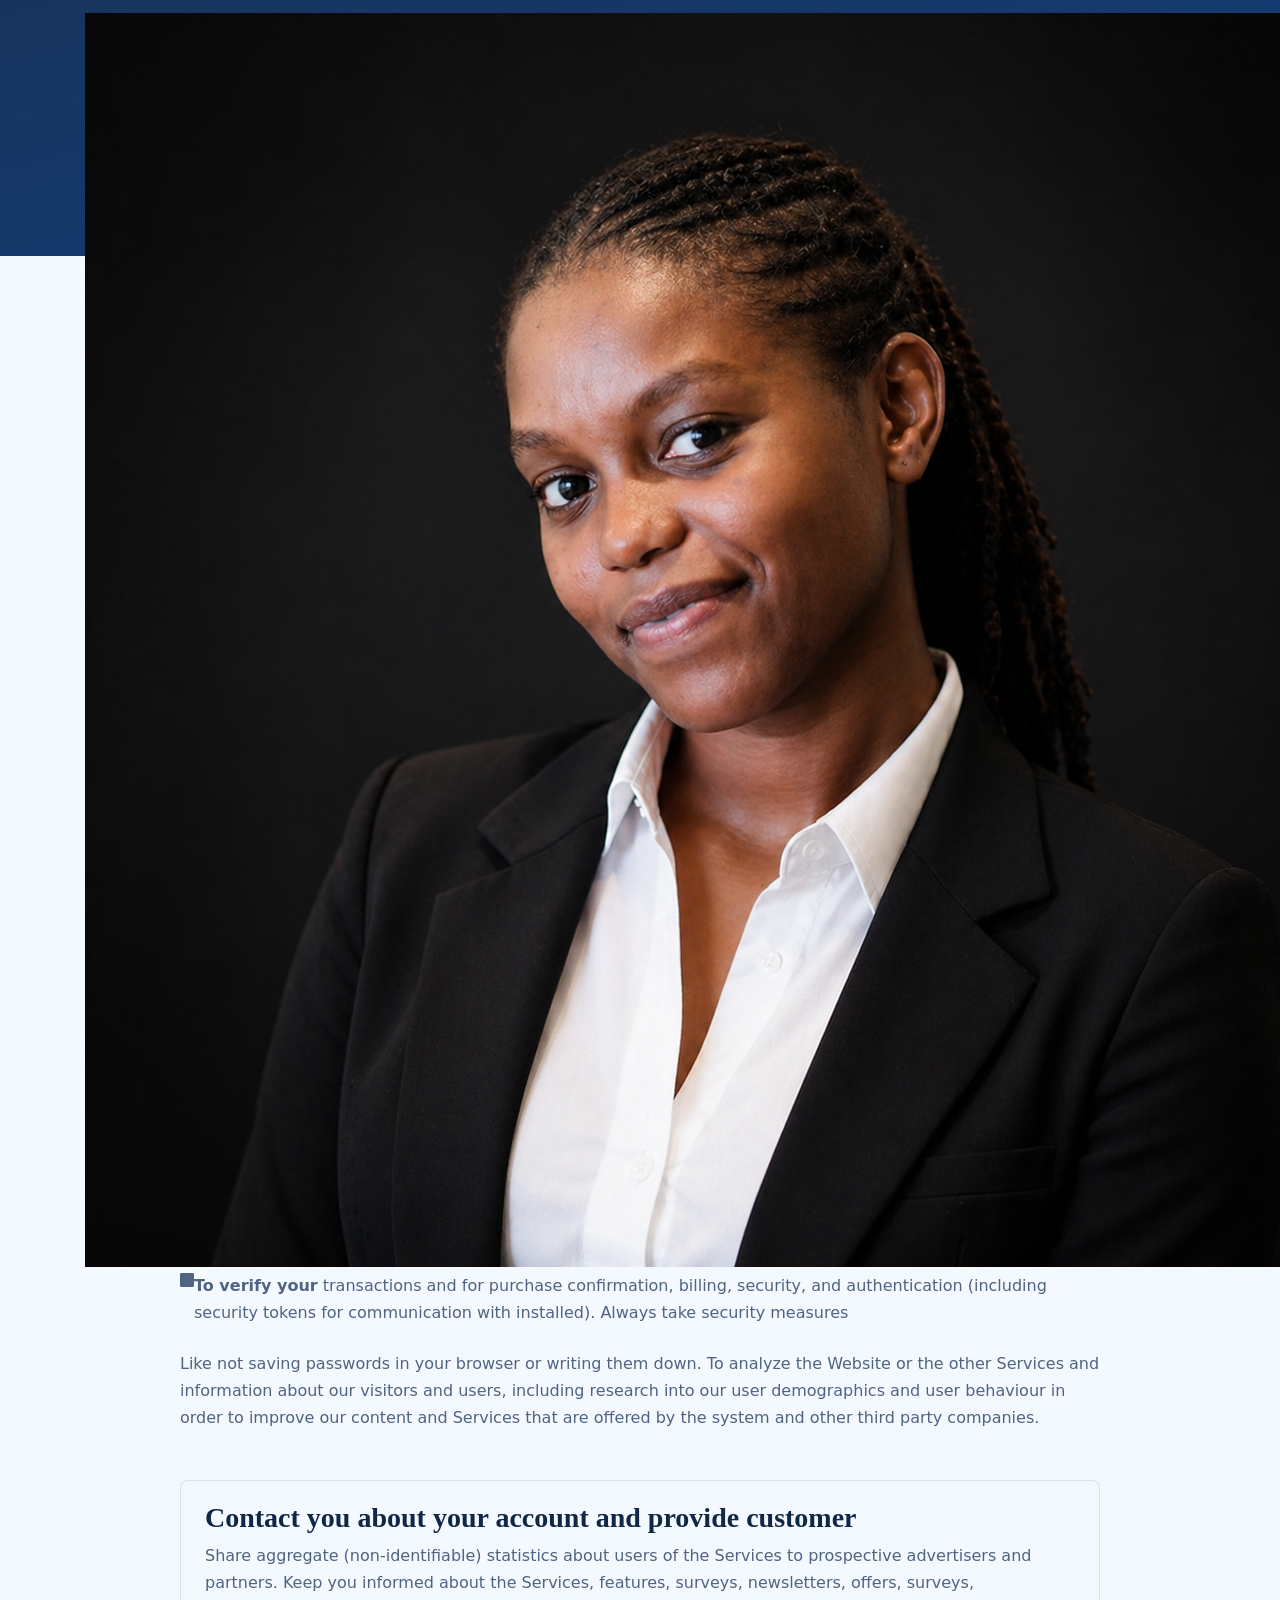
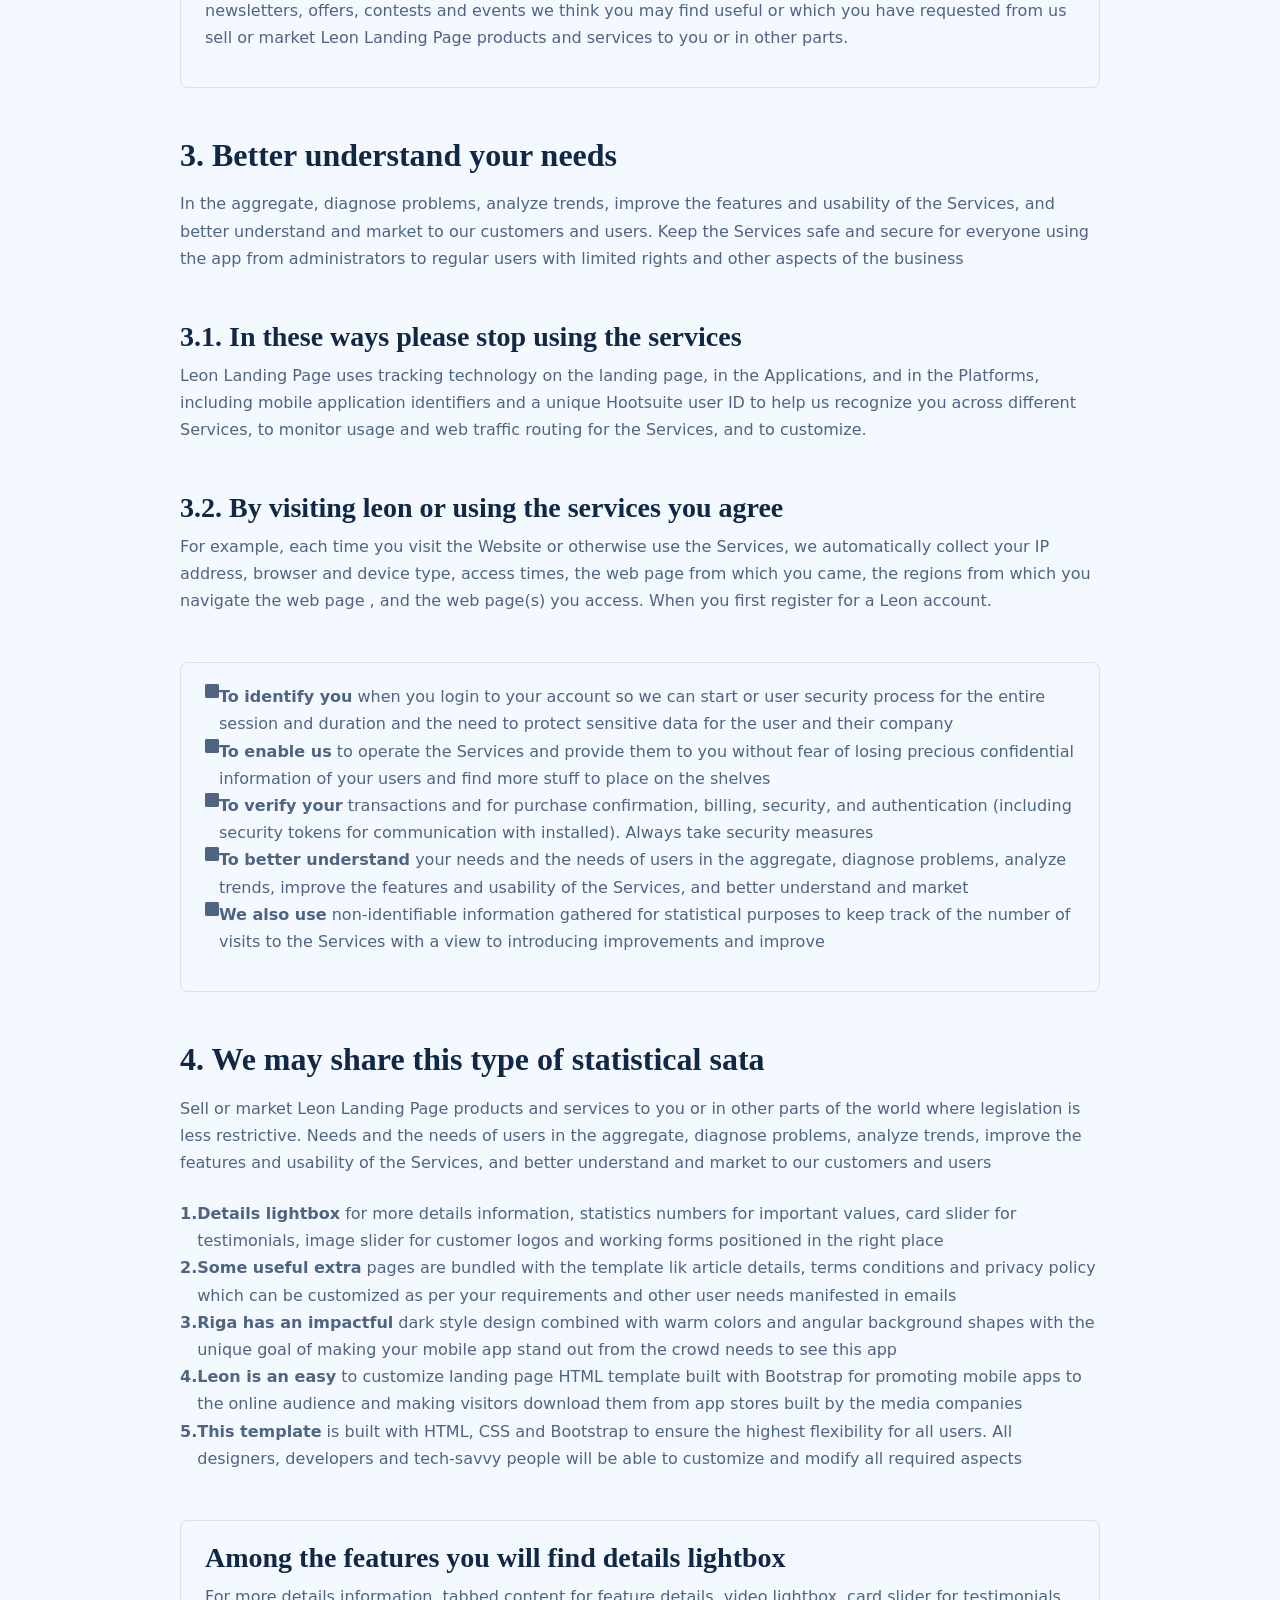
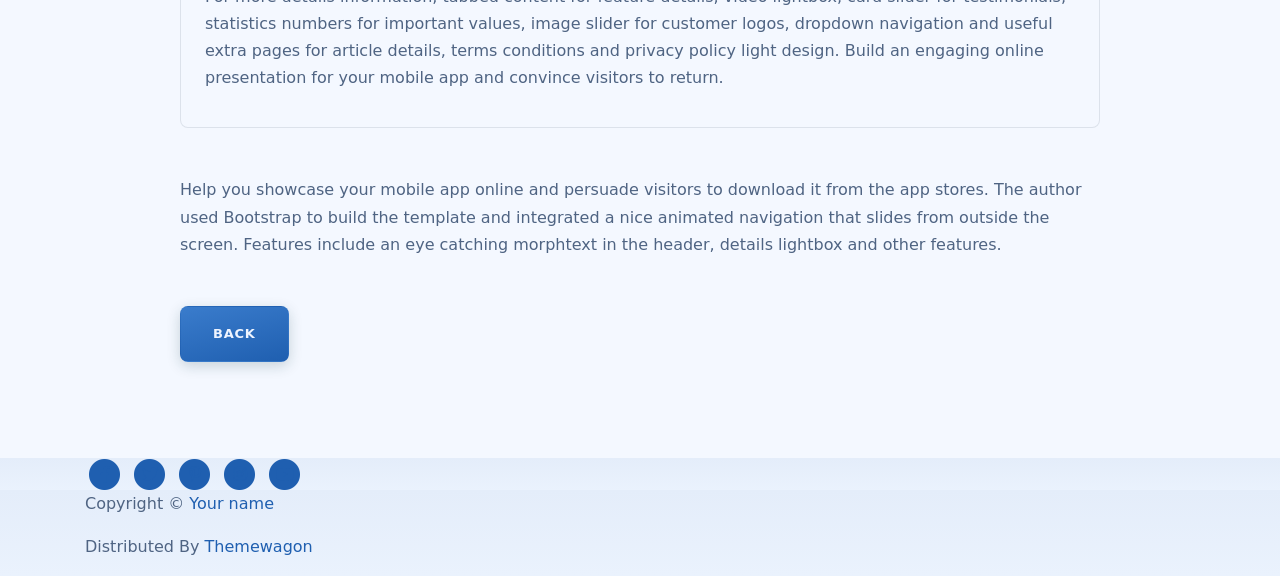
<file: privacy.html>
<!DOCTYPE html>
<html lang="en">
<head>
    <meta charset="utf-8">
    <meta name="viewport" content="width=device-width, initial-scale=1, shrink-to-fit=no">
    
    <!-- SEO Meta Tags -->
    <meta name="description" content="Review the privacy policy for the Michelle Mugo portfolio, including data handling, usage terms, and visitor information practices for the website.">
    <meta name="keywords" content="Michelle Mugo portfolio, privacy policy, visitor data policy, East Africa portfolio website, software developer Africa">
    <meta name="author" content="Michelle Mugo">
    <meta name="robots" content="index,follow,max-image-preview:large">
    <meta name="googlebot" content="index,follow,max-image-preview:large">
    <meta name="theme-color" content="#0c1222">
    <meta name="referrer" content="strict-origin-when-cross-origin">
    <link rel="canonical" href="https://michellemugo.live/privacy">

    <!-- OG Meta Tags -->
	<meta property="og:site_name" content="Michelle Mugo Portfolio" />
	<meta property="og:title" content="Privacy Policy | Michelle Mugo Portfolio" />
	<meta property="og:description" content="Review the privacy policy for the Michelle Mugo portfolio, including data handling, usage terms, and visitor information practices for the website." />
	<meta property="og:image" content="https://michellemugo.live/images/mm1.png" />
	<meta property="og:url" content="https://michellemugo.live/privacy" />
    <meta property="og:locale" content="en_US" />
    <meta property="og:type" content="website" />
	<meta name="twitter:card" content="summary_large_image">
    <meta name="twitter:title" content="Privacy Policy | Michelle Mugo Portfolio">
    <meta name="twitter:description" content="Review the privacy policy for the Michelle Mugo portfolio, including data handling, usage terms, and visitor information practices for the website.">
    <meta name="twitter:image" content="https://michellemugo.live/images/mm1.png">

    <!-- Webpage Title -->
    <title>Privacy Policy | Michelle Mugo Portfolio</title>
    <script type="application/ld+json">
        {
            "@context": "https://schema.org",
            "@type": "Person",
            "name": "Michelle Mugo",
            "jobTitle": "Head of Business Development, Marketing and Programs",
            "url": "https://michellemugo.live/",
            "sameAs": [
                "https://www.linkedin.com/in/michelle-mugo/"
            ]
        }
    </script>
    
    <!-- Styles -->
    <link rel="preconnect" href="https://fonts.gstatic.com">
    <link href="https://fonts.googleapis.com/css2?family=Open+Sans:ital,wght@0,400;0,600;0,700;1,400&family=Poppins:wght@600&display=swap" rel="stylesheet">
    <link href="css/bootstrap.css" rel="stylesheet">
    <link href="css/fontawesome-all.css" rel="stylesheet">
	<link href="css/styles.css" rel="stylesheet">
	
	<!-- Favicon  -->
    <link rel="icon" href="images/mm1.png">
</head>
<body data-spy="scroll" data-target=".fixed-top">
    
    <!-- Navigation -->
    <nav class="navbar navbar-expand-lg fixed-top navbar-dark">
        <div class="container">
            
            <!-- Image Logo -->
            <a class="navbar-brand logo-image" href="index.html"><img src="images/mm1.png" alt="Michelle Mugo portfolio logo" loading="lazy"></a>  

            <!-- Text Logo - Use this if you don't have a graphic logo -->
            <!-- <a class="navbar-brand logo-text page-scroll" href="index.html">Mark</a> -->

            <button class="navbar-toggler p-0 border-0" type="button" data-toggle="offcanvas">
                <span class="navbar-toggler-icon"></span>
            </button>

            <div class="navbar-collapse offcanvas-collapse" id="navbarsExampleDefault">
                <ul class="navbar-nav ml-auto">
                    <li class="nav-item">
                        <a class="nav-link page-scroll" href="index.html#header">Home <span class="sr-only">(current)</span></a>
                    </li>
                    <li class="nav-item">
                        <a class="nav-link page-scroll" href="index.html#about">About</a>
                    </li>
                    <li class="nav-item">
                        <a class="nav-link page-scroll" href="index.html#services">Services</a>
                    </li>
                    <li class="nav-item dropdown">
                        <a class="nav-link dropdown-toggle" href="#" id="dropdown01" data-toggle="dropdown" aria-haspopup="true" aria-expanded="false">Drop</a>
                        <div class="dropdown-menu" aria-labelledby="dropdown01">
                            <a class="dropdown-item page-scroll" href="project.html">Project Details</a>
                            <div class="dropdown-divider"></div>
                            <a class="dropdown-item page-scroll" href="terms.html">Terms Conditions</a>
                            <div class="dropdown-divider"></div>
                            <a class="dropdown-item page-scroll" href="privacy.html">Privacy Policy</a>
                        </div>
                    </li>
                    <li class="nav-item">
                        <a class="nav-link page-scroll" href="index.html#contact">Contact</a>
                    </li>
                </ul>
                <span class="nav-item social-icons">
                    <span class="fa-stack">
                        <a href="#your-link" aria-label="Visit Michelle Mugo Facebook profile">
                            <i class="fas fa-circle fa-stack-2x"></i>
                            <i class="fab fa-facebook-f fa-stack-1x"></i>
                        </a>
                    </span>
                    <span class="fa-stack">
                        <a href="#your-link" aria-label="Visit Michelle Mugo Twitter profile">
                            <i class="fas fa-circle fa-stack-2x"></i>
                            <i class="fab fa-twitter fa-stack-1x"></i>
                        </a>
                    </span>
                </span>
            </div> <!-- end of navbar-collapse -->
        </div> <!-- end of container -->
    </nav> <!-- end of navbar -->
    <!-- end of navigation -->


    <!-- Header -->
    <header class="ex-header">
        <div class="container">
            <div class="row">
                <div class="col-xl-10 offset-xl-1">
                    <h1>Privacy Policy</h1>
                </div> <!-- end of col -->
            </div> <!-- end of row -->
        </div> <!-- end of container -->
    </header> <!-- end of ex-header -->
    <!-- end of header -->


    <!-- Basic -->
    <div class="ex-basic-1 pt-5 pb-5">
        <div class="container">
            <div class="row">
                <div class="col-xl-10 offset-xl-1">
                    <h2 class="mt-5 mb-3">1. Private data we receive and collect</h2>
                    <p class="mb-5">Leon also automatically collects and receives certain information from your computer or mobile device, including the activities you perform on our Website, the Platforms, and the Applications, the type of hardware and software you are using (for example, your operating system or browser), and information obtained</p>
                    <h3>1.1. For example each time you visit the website</h3>
                    <p class="mb-5">For example, each time you visit the Website or otherwise use the Services, we automatically collect your IP address, browser and device type, access times, the web page from which you came, the regions from which you navigate the web page, and the web page(s) you access (as applicable). There is more to this section and we want.</p>
                    <h3>1.2. When you first register for a leon account</h3>
                    <p class="mb-5">Your billing address and any necessary other information to complete any financial transaction, and when making purchases through the Services, we may also collect your credit card or PayPal information or any other sensitive data that might be acquired by third parties not involved in the process</p>
                    
                    <h2 class="mb-3">2. Advantages of working with vera</h2>
                    <p>Leon Landing Page Template uses visitors' data for the following general purposes and for other specific ones that are important. To identify you when you login to your account so we can start or user security process for the entire session and duration. Enable us to operate the Services and provide them to you without fear of losing.</p>
                    <p class="mb-4">Verify your transactions and for purchase confirmation, billing, security, and authentication (including security tokens for communication with installed). Always take security measures like not saving passwords in your browser or writing them down. analyze the Website or the other Services and information about our visitors.</p>
                    <ul class="list-unstyled li-space-lg mb-4">
                        <li class="media">
                            <i class="fas fa-square"></i>
                            <div class="media-body"><strong>To identify you</strong> when you login to your account so we can start or user security process for the entire session and duration and the need to protect sensitive data for the user and their company</div>
                        </li>
                        <li class="media">
                            <i class="fas fa-square"></i>
                            <div class="media-body"><strong>To enable us</strong> to operate the Services and provide them to you without fear of losing precious confidential information of your users and find more stuff to place on the shelves</div>
                        </li>
                        <li class="media">
                            <i class="fas fa-square"></i>
                            <div class="media-body"><strong>To verify your</strong> transactions and for purchase confirmation, billing, security, and authentication (including security tokens for communication with installed). Always take security measures</div>
                        </li>
                    </ul>
                    <p class="mb-5">Like not saving passwords in your browser or writing them down. To analyze the Website or the other Services and information about our visitors and users, including research into our user demographics and user behaviour in order to improve our content and Services that are offered by the system and other third party companies.</p>
                    <div class="text-box mb-5">
                        <h3>Contact you about your account and provide customer</h3>
                        <p>Share aggregate (non-identifiable) statistics about users of the Services to prospective advertisers and partners. Keep you informed about the Services, features, surveys, newsletters, offers, surveys, newsletters, offers, contests and events we think you may find useful or which you have requested from us sell or market Leon Landing Page products and services to you or in other parts.</p>
                    </div> <!-- end of text-box -->
                    
                    <h2 class="mb-3">3. Better understand your needs</h2>
                    <p class="mb-5"> In the aggregate, diagnose problems, analyze trends, improve the features and usability of the Services, and better understand and market to our customers and users. Keep the Services safe and secure for everyone using the app from administrators to regular users with limited rights and other aspects of the business</p>
                    <h3>3.1. In these ways please stop using the services</h3>
                    <p class="mb-5">Leon Landing Page uses tracking technology on the landing page, in the Applications, and in the Platforms, including mobile application identifiers and a unique Hootsuite user ID to help us recognize you across different Services, to monitor usage and web traffic routing for the Services, and to customize.</p>
                    <h3>3.2. By visiting leon or using the services you agree</h3>
                    <p class="mb-5">For example, each time you visit the Website or otherwise use the Services, we automatically collect your IP address, browser and device type, access times, the web page from which you came, the regions from which you navigate the web page , and the web page(s) you access. When you first register for a Leon account.</p>
                    <div class="text-box mb-5">
                        <ul class="list-unstyled li-space-lg">
                            <li class="media">
                                <i class="fas fa-square"></i>
                                <div class="media-body"><strong>To identify you</strong> when you login to your account so we can start or user security process for the entire session and duration and the need to protect sensitive data for the user and their company</div>
                            </li>
                            <li class="media">
                                <i class="fas fa-square"></i>
                                <div class="media-body"><strong>To enable us</strong> to operate the Services and provide them to you without fear of losing precious confidential information of your users and find more stuff to place on the shelves</div>
                            </li>
                            <li class="media">
                                <i class="fas fa-square"></i>
                                <div class="media-body"><strong>To verify your</strong> transactions and for purchase confirmation, billing, security, and authentication (including security tokens for communication with installed). Always take security measures</div>
                            </li>
                            <li class="media">
                                <i class="fas fa-square"></i>
                                <div class="media-body"><strong>To better understand</strong> your needs and the needs of users in the aggregate, diagnose problems, analyze trends, improve the features and usability of the Services, and better understand and market</div>
                            </li>
                            <li class="media">
                                <i class="fas fa-square"></i>
                                <div class="media-body"><strong>We also use</strong> non-identifiable information gathered for statistical purposes to keep track of the number of visits to the Services with a view to introducing improvements and improve</div>
                            </li>
                        </ul>
                    </div> <!-- end of text-box -->
                    
                    <h2 class="mb-3">4. We may share this type of statistical sata</h2>
                    <p class="mb-4">Sell or market Leon Landing Page products and services to you or in other parts of the world where legislation is less restrictive. Needs and the needs of users in the aggregate, diagnose problems, analyze trends, improve the features and usability of the Services, and better understand and market to our customers and users</p>
                    <ul class="list-unstyled li-space-lg mb-5">
                        <li class="media">
                            <strong>1.</strong>
                            <div class="media-body"><strong>Details lightbox</strong> for more details information, statistics numbers for important values, card slider for testimonials, image slider for customer logos and working forms positioned in the right place</div>
                        </li>
                        <li class="media">
                            <strong>2.</strong>
                            <div class="media-body"><strong>Some useful extra</strong> pages are bundled with the template lik article details, terms conditions and privacy policy which can be customized as per your requirements and other user needs manifested in emails</div>
                        </li>
                        <li class="media">
                            <strong>3.</strong>
                            <div class="media-body"><strong>Riga has an impactful</strong> dark style design combined with warm colors and angular background shapes with the unique goal of making your mobile app stand out from the crowd needs to see this app</div>
                        </li>
                        <li class="media">
                            <strong>4.</strong>
                            <div class="media-body"><strong>Leon is an easy</strong> to customize landing page HTML template built with Bootstrap for promoting mobile apps to the online audience and making visitors download them from app stores built by the media companies</div>
                        </li>
                        <li class="media">
                            <strong>5.</strong>
                            <div class="media-body"><strong>This template</strong> is built with HTML, CSS and Bootstrap to ensure the highest flexibility for all users. All designers, developers and tech-savvy people will be able to customize and modify all required aspects</div>
                        </li>
                    </ul>
                    
                    <div class="text-box mb-5">
                        <h3>Among the features you will find details lightbox</h3>
                        <p>For more details information, tabbed content for feature details, video lightbox, card slider for testimonials, statistics numbers for important values, image slider for customer logos, dropdown navigation and useful extra pages for article details, terms conditions and privacy policy light design. Build an engaging online presentation for your mobile app and convince visitors to return.</p>
                    </div> <!-- end of text-box -->
                    <p class="mb-5">Help you showcase your mobile app online and persuade visitors to download it from the app stores. The author used Bootstrap to build the template and integrated a nice animated navigation that slides from outside the screen. Features include an eye catching morphtext in the header, details lightbox and other features.</p>
                    
                    <a class="btn-solid-reg mb-5" href="index.html">Back</a>
                </div> <!-- end of col -->
            </div> <!-- end of row -->
        </div> <!-- end of container -->
    </div> <!-- end of ex-basic-1 -->
    <!-- end of basic -->


    <!-- Footer -->
    <div class="footer bg-gray">
        <div class="container">
            <div class="row">
                <div class="col-lg-12">
                    <div class="social-container">
                        <span class="fa-stack">
                            <a href="#your-link" aria-label="Visit Michelle Mugo Facebook profile">
                                <i class="fas fa-circle fa-stack-2x"></i>
                                <i class="fab fa-facebook-f fa-stack-1x"></i>
                            </a>
                        </span>
                        <span class="fa-stack">
                            <a href="#your-link" aria-label="Visit Michelle Mugo Twitter profile">
                                <i class="fas fa-circle fa-stack-2x"></i>
                                <i class="fab fa-twitter fa-stack-1x"></i>
                            </a>
                        </span>
                        <span class="fa-stack">
                            <a href="#your-link" aria-label="Visit Michelle Mugo Pinterest profile">
                                <i class="fas fa-circle fa-stack-2x"></i>
                                <i class="fab fa-pinterest-p fa-stack-1x"></i>
                            </a>
                        </span>
                        <span class="fa-stack">
                            <a href="#your-link" aria-label="Visit Michelle Mugo Instagram profile">
                                <i class="fas fa-circle fa-stack-2x"></i>
                                <i class="fab fa-instagram fa-stack-1x"></i>
                            </a>
                        </span>
                        <span class="fa-stack">
                            <a href="#your-link" aria-label="Visit Michelle Mugo YouTube profile">
                                <i class="fas fa-circle fa-stack-2x"></i>
                                <i class="fab fa-youtube fa-stack-1x"></i>
                            </a>
                        </span>
                    </div> <!-- end of social-container -->
                </div> <!-- end of col -->
            </div> <!-- end of row -->
        </div> <!-- end of container -->
    </div> <!-- end of footer -->  
    <!-- end of footer -->


    <!-- Copyright -->
    <div class="copyright bg-gray">
        <div class="container">
            <div class="row">
                <div class="col-lg-12">
                    <p class="p-small">Copyright © <a class="no-line" href="#your-link">Your name</a></p>
                </div> <!-- end of col -->
            </div> <!-- enf of row -->
        </div> <!-- end of container -->

        <div class="container">
            <div class="row">
                <div class="col-lg-12">
                    <p class="p-small">Distributed By <a class="no-line" href="https://themewagon.com/">Themewagon</a></p>
                </div> <!-- end of col -->
            </div> <!-- enf of row -->
        </div> <!-- end of container -->
    </div> <!-- end of copyright --> 
    <!-- end of copyright -->
    
    	
    <!-- Scripts -->
    <script src="js/jquery.min.js"></script> <!-- jQuery for Bootstrap's JavaScript plugins -->
    <script src="js/bootstrap.min.js"></script> <!-- Bootstrap framework -->
    <script src="js/jquery.easing.min.js"></script> <!-- jQuery Easing for smooth scrolling between anchors -->
    <script src="js/scripts.js"></script> <!-- Custom scripts -->
</body>
</html>
</file>
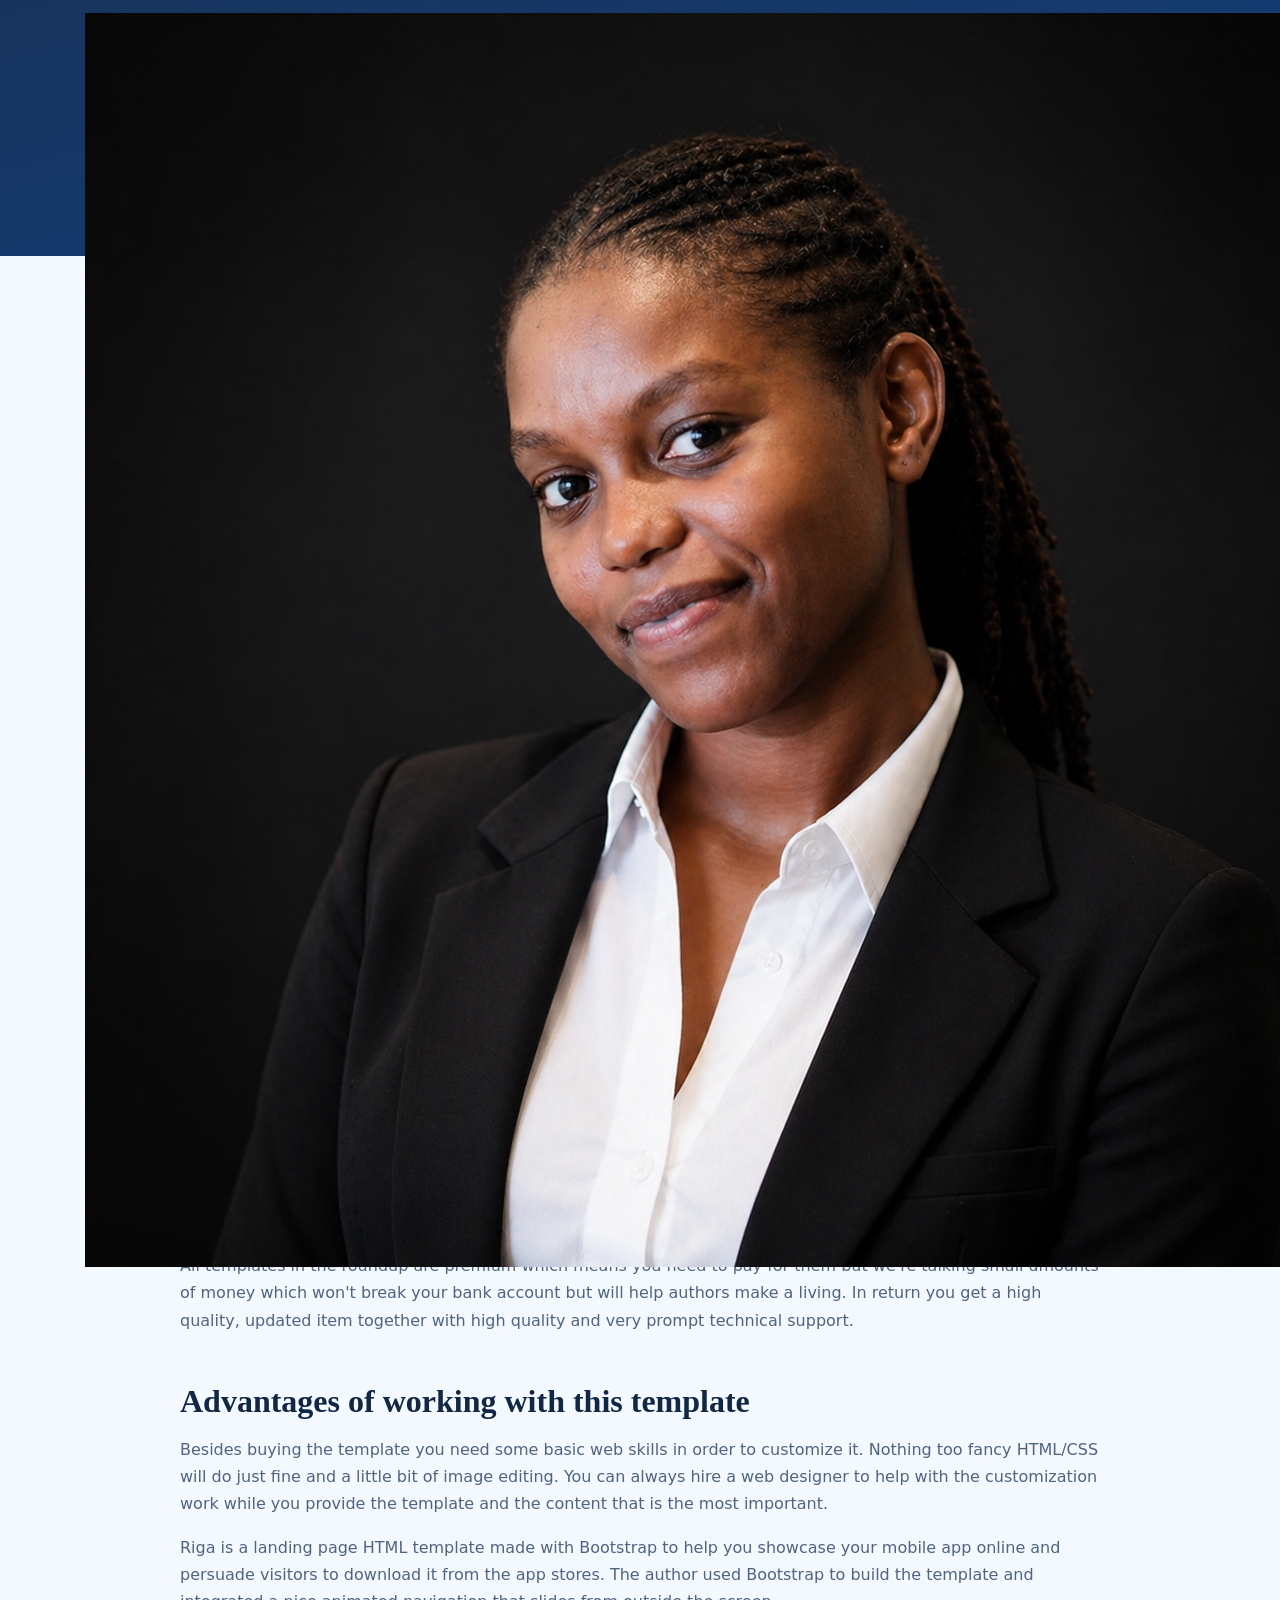
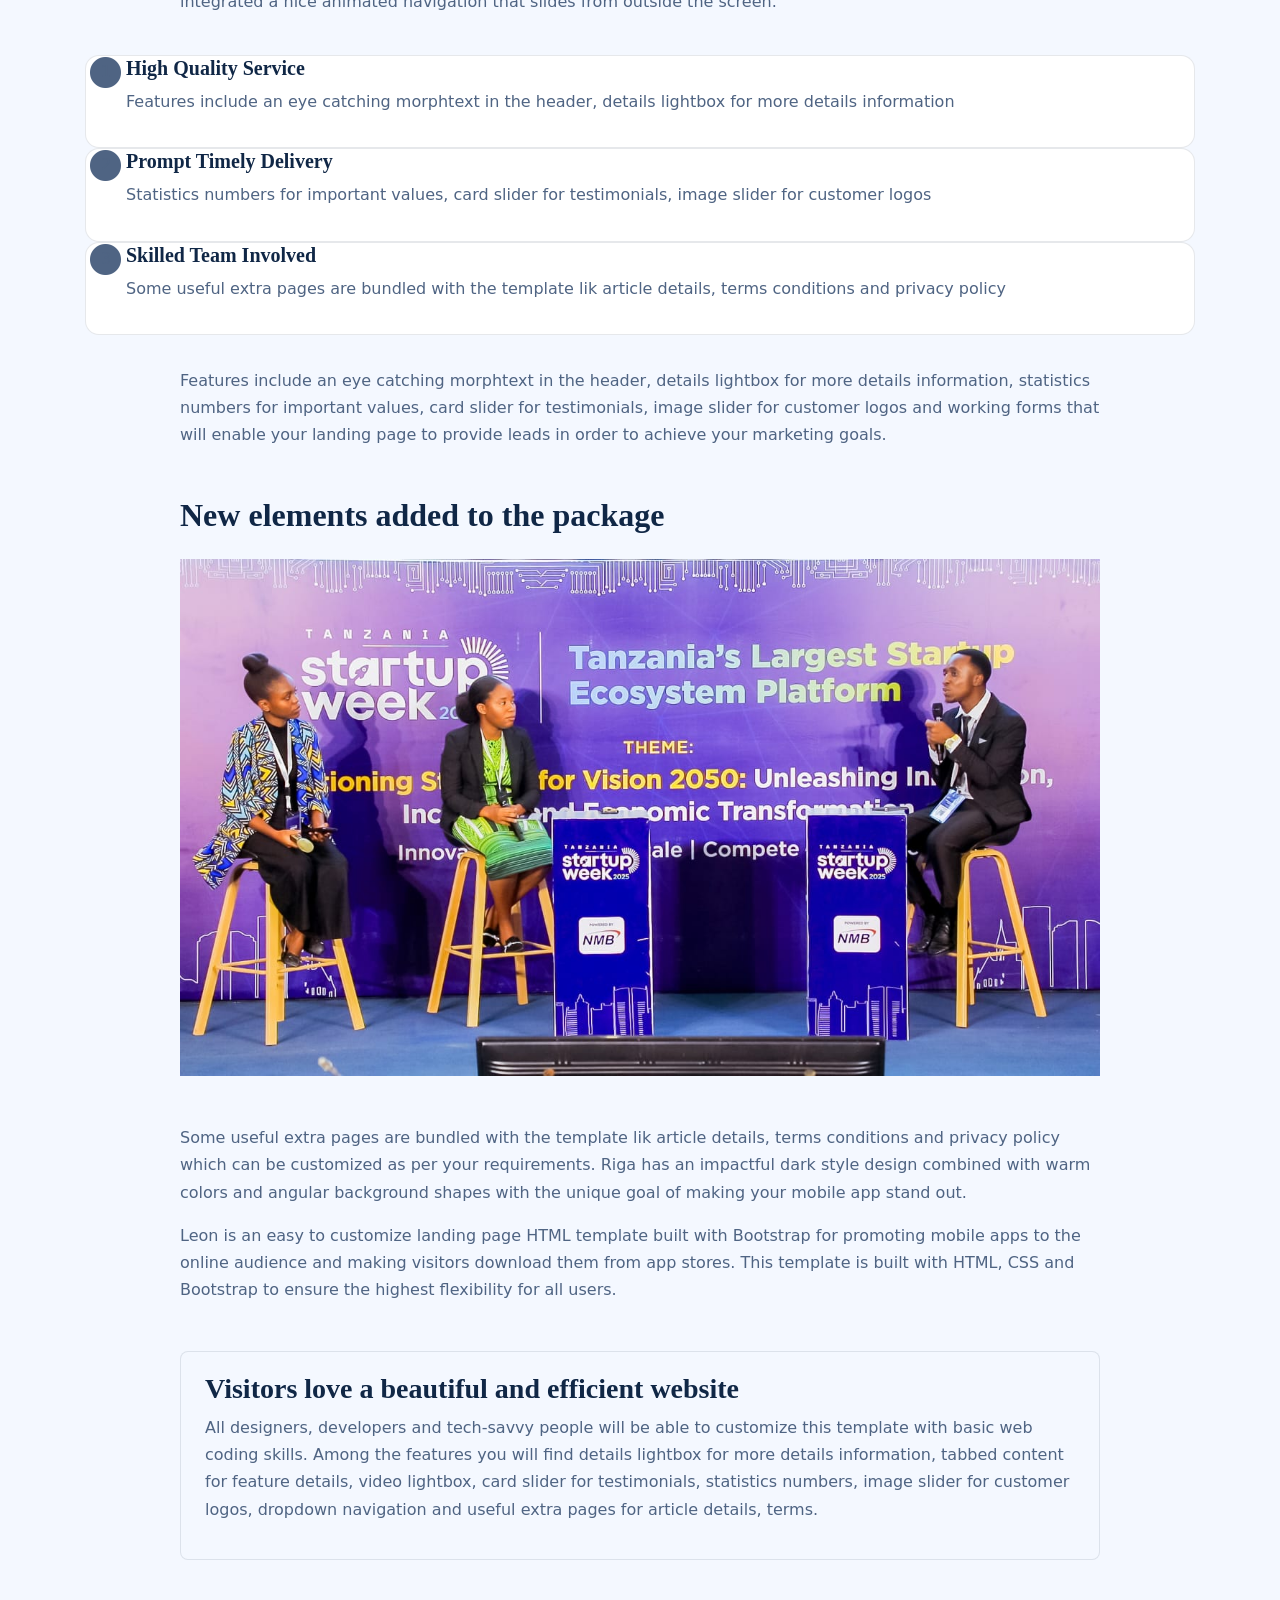
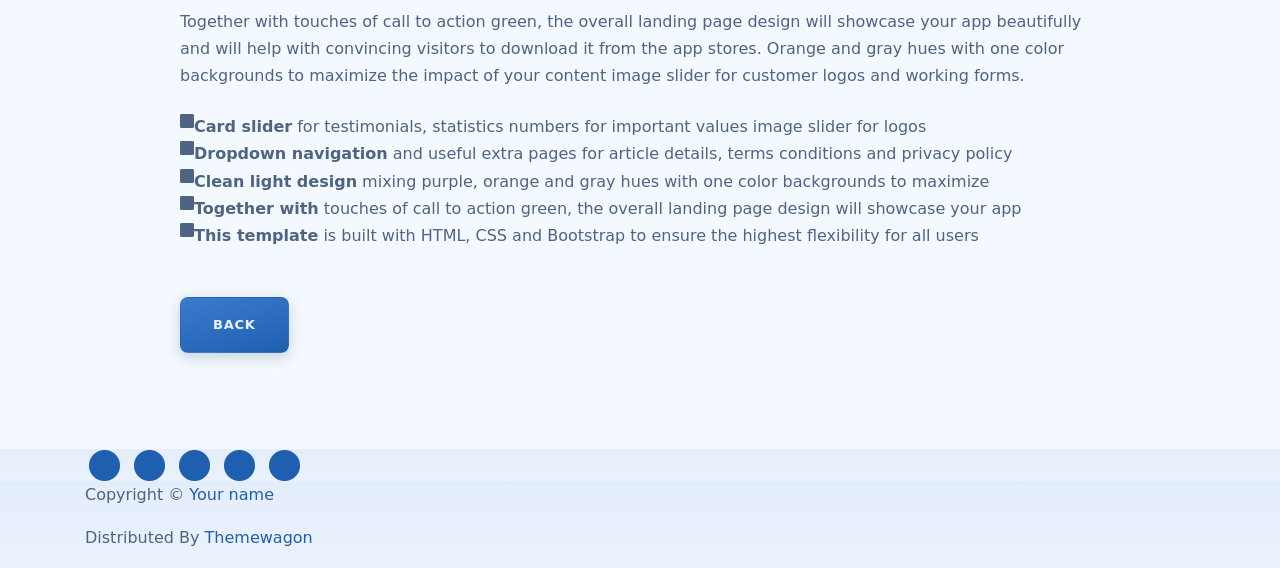
<file: project.html>
<!DOCTYPE html>
<html lang="en">
<head>
    <meta charset="utf-8">
    <meta name="viewport" content="width=device-width, initial-scale=1, shrink-to-fit=no">
    
    <!-- SEO Meta Tags -->
    <meta name="description" content="Project details from the Michelle Mugo portfolio, covering strategic campaign execution, partnership outcomes, and measurable delivery examples across East Africa.">
    <meta name="keywords" content="Michelle Mugo portfolio, project details, web developer portfolio, software developer Africa, campaign strategy, partnership growth">
    <meta name="author" content="Michelle Mugo">
    <meta name="robots" content="index,follow,max-image-preview:large">
    <meta name="googlebot" content="index,follow,max-image-preview:large">
    <meta name="theme-color" content="#0c1222">
    <meta name="referrer" content="strict-origin-when-cross-origin">
    <link rel="canonical" href="https://michellemugo.live/project">

    <!-- OG Meta Tags -->
	<meta property="og:site_name" content="Michelle Mugo Portfolio" />
	<meta property="og:title" content="Project Details | Michelle Mugo Portfolio" />
	<meta property="og:description" content="Project details from the Michelle Mugo portfolio, covering strategic campaign execution, partnership outcomes, and measurable delivery examples across East Africa." />
	<meta property="og:image" content="https://michellemugo.live/images/mm1.png" />
	<meta property="og:url" content="https://michellemugo.live/project" />
    <meta property="og:locale" content="en_US" />
    <meta property="og:type" content="website" />
	<meta name="twitter:card" content="summary_large_image">
    <meta name="twitter:title" content="Project Details | Michelle Mugo Portfolio">
    <meta name="twitter:description" content="Project details from the Michelle Mugo portfolio, covering strategic campaign execution, partnership outcomes, and measurable delivery examples across East Africa.">
    <meta name="twitter:image" content="https://michellemugo.live/images/mm1.png">

    <!-- Webpage Title -->
    <title>Project Details | Michelle Mugo Portfolio</title>
    <script type="application/ld+json">
        {
            "@context": "https://schema.org",
            "@type": "Person",
            "name": "Michelle Mugo",
            "jobTitle": "Head of Business Development, Marketing and Programs",
            "url": "https://michellemugo.live/",
            "sameAs": [
                "https://www.linkedin.com/in/michelle-mugo/"
            ]
        }
    </script>
    
    <!-- Styles -->
    <link rel="preconnect" href="https://fonts.gstatic.com">
    <link href="https://fonts.googleapis.com/css2?family=Open+Sans:ital,wght@0,400;0,600;0,700;1,400&family=Poppins:wght@600&display=swap" rel="stylesheet">
    <link href="css/bootstrap.css" rel="stylesheet">
    <link href="css/fontawesome-all.css" rel="stylesheet">
	<link href="css/styles.css" rel="stylesheet">
	
	<!-- Favicon  -->
    <link rel="icon" href="images/mm1.png">
</head>
<body data-spy="scroll" data-target=".fixed-top">
    
    <!-- Navigation -->
    <nav class="navbar navbar-expand-lg fixed-top navbar-dark">
        <div class="container">
            
            <!-- Image Logo -->
            <a class="navbar-brand logo-image" href="index.html"><img src="images/mm1.png" alt="Michelle Mugo portfolio logo" loading="lazy"></a>  

            <!-- Text Logo - Use this if you don't have a graphic logo -->
            <!-- <a class="navbar-brand logo-text page-scroll" href="index.html">Mark</a> -->

            <button class="navbar-toggler p-0 border-0" type="button" data-toggle="offcanvas">
                <span class="navbar-toggler-icon"></span>
            </button>

            <div class="navbar-collapse offcanvas-collapse" id="navbarsExampleDefault">
                <ul class="navbar-nav ml-auto">
                    <li class="nav-item">
                        <a class="nav-link page-scroll" href="index.html#header">Home <span class="sr-only">(current)</span></a>
                    </li>
                    <li class="nav-item">
                        <a class="nav-link page-scroll" href="index.html#about">About</a>
                    </li>
                    <li class="nav-item">
                        <a class="nav-link page-scroll" href="index.html#services">Services</a>
                    </li>
                    <li class="nav-item dropdown">
                        <a class="nav-link dropdown-toggle" href="#" id="dropdown01" data-toggle="dropdown" aria-haspopup="true" aria-expanded="false">Drop</a>
                        <div class="dropdown-menu" aria-labelledby="dropdown01">
                            <a class="dropdown-item page-scroll" href="project.html">Project Details</a>
                            <div class="dropdown-divider"></div>
                            <a class="dropdown-item page-scroll" href="terms.html">Terms Conditions</a>
                            <div class="dropdown-divider"></div>
                            <a class="dropdown-item page-scroll" href="privacy.html">Privacy Policy</a>
                        </div>
                    </li>
                    <li class="nav-item">
                        <a class="nav-link page-scroll" href="index.html#contact">Contact</a>
                    </li>
                </ul>
                <span class="nav-item social-icons">
                    <span class="fa-stack">
                        <a href="#your-link" aria-label="Visit Michelle Mugo Facebook profile">
                            <i class="fas fa-circle fa-stack-2x"></i>
                            <i class="fab fa-facebook-f fa-stack-1x"></i>
                        </a>
                    </span>
                    <span class="fa-stack">
                        <a href="#your-link" aria-label="Visit Michelle Mugo Twitter profile">
                            <i class="fas fa-circle fa-stack-2x"></i>
                            <i class="fab fa-twitter fa-stack-1x"></i>
                        </a>
                    </span>
                </span>
            </div> <!-- end of navbar-collapse -->
        </div> <!-- end of container -->
    </nav> <!-- end of navbar -->
    <!-- end of navigation -->


    <!-- Header -->
    <header class="ex-header">
        <div class="container">
            <div class="row">
                <div class="col-xl-10 offset-xl-1">
                    <h1>Project Details</h1>
                </div> <!-- end of col -->
            </div> <!-- end of row -->
        </div> <!-- end of container -->
    </header> <!-- end of ex-header -->
    <!-- end of header -->


    <!-- Basic -->
    <div class="ex-basic-1 pt-5 pb-5">
        <div class="container">
            <div class="row">
                <div class="col-lg-12">
                    <img class="img-fluid mt-5 mb-3" src="images/4.jpeg" alt="Strategic project delivery overview from Michelle Mugo portfolio" loading="lazy">
                </div> <!-- end of col -->
            </div> <!-- end of row -->
        </div> <!-- end of container -->
    </div> <!-- end of ex-basic-1 -->
    <!-- end of basic -->


    <!-- Basic -->
    <div class="ex-basic-1 pt-4">
        <div class="container">
            <div class="row">
                <div class="col-xl-10 offset-xl-1">
                    <p>This Michelle Mugo portfolio page summarizes project execution approaches used to grow visibility, partnerships, and audience engagement. It is also structured like a modern web developer portfolio page so hiring teams can review delivery depth quickly.</p>
                    <p class="mb-5">All templates in the roundup are premium which means you need to pay for them but we're talking small amounts of money which won't break your bank account but will help authors make a living. In return you get a high quality, updated item together with high quality and very prompt technical support.</p>

                    <h2 class="mb-3">Advantages of working with this template</h2>
                    <p>Besides buying the template you need some basic web skills in order to customize it. Nothing too fancy HTML/CSS will do just fine and a little bit of image editing. You can always hire a web designer to help with the customization work while you provide the template and the content that is the most important.</p>
                    <p class="mb-4">Riga is a landing page HTML template made with Bootstrap to help you showcase your mobile app online and persuade visitors to download it from the app stores. The author used Bootstrap to build the template and integrated a nice animated navigation that slides from outside the screen.</p>
                </div> <!-- end of col -->
            </div> <!-- end of row -->
        </div> <!-- end of container -->
    </div> <!-- end of ex-basic-1 -->
    <!-- end of basic -->


    <!-- Cards -->
    <div class="ex-cards-1 pt-3 pb-3">
        <div class="container">
            <div class="row">
                <div class="col-lg-12">
                    
                    <!-- Card -->
                    <div class="card">
                        <ul class="list-unstyled">
                            <li class="media">
                                <span class="fa-stack">
                                    <span class="fas fa-circle fa-stack-2x"></span>
                                    <span class="fa-stack-1x">1</span>
                                </span>
                                <div class="media-body">
                                    <h5>High Quality Service</h5>
                                    <p>Features include an eye catching morphtext in the header, details lightbox for more details information</p>
                                </div>
                            </li>
                        </ul>
                    </div> <!-- end of card -->
                    <!-- end of card -->

                    <!-- Card -->
                    <div class="card">
                        <ul class="list-unstyled">
                            <li class="media">
                                <span class="fa-stack">
                                    <span class="fas fa-circle fa-stack-2x"></span>
                                    <span class="fa-stack-1x">2</span>
                                </span>
                                <div class="media-body">
                                    <h5>Prompt Timely Delivery</h5>
                                    <p>Statistics numbers for important values, card slider for testimonials, image slider for customer logos</p>
                                </div>
                            </li>
                        </ul>
                    </div> <!-- end of card -->
                    <!-- end of card -->

                    <!-- Card -->
                    <div class="card">
                        <ul class="list-unstyled">
                            <li class="media">
                                <span class="fa-stack">
                                    <span class="fas fa-circle fa-stack-2x"></span>
                                    <span class="fa-stack-1x">3</span>
                                </span>
                                <div class="media-body">
                                    <h5>Skilled Team Involved</h5>
                                    <p>Some useful extra pages are bundled with the template lik article details, terms conditions and privacy policy</p>
                                </div>
                            </li>
                        </ul>
                    </div> <!-- end of card -->
                    <!-- end of card -->

                </div> <!-- end of col -->   
            </div> <!-- end of row -->   
        </div> <!-- end of container -->   
    </div> <!-- end of ex-cards-1 -->
    <!-- end of cards -->


    <!-- Basic -->
    <div class="ex-basic-1 pt-3 pb-5">
        <div class="container">
            <div class="row">
                <div class="col-xl-10 offset-xl-1">
                    <p class="mb-5">Features include an eye catching morphtext in the header, details lightbox for more details information, statistics numbers for important values, card slider for testimonials, image slider for customer logos and working forms that will enable your landing page to provide leads in order to achieve your marketing goals.</p>
                    
                    <h2 class="mb-4">New elements added to the package</h2>
                    <img class="img-fluid mb-5" src="images/3.jpeg" alt="Campaign planning and delivery snapshot from Michelle Mugo portfolio" loading="lazy">
                    <p>Some useful extra pages are bundled with the template lik article details, terms conditions and privacy policy which can be customized as per your requirements. Riga has an impactful dark style design combined with warm colors and angular background shapes with the unique goal of making your mobile app stand out.</p>
                    <p class="mb-5">Leon is an easy to customize landing page HTML template built with Bootstrap for promoting mobile apps to the online audience and making visitors download them from app stores. This template is built with HTML, CSS and Bootstrap to ensure the highest flexibility for all users.</p>
                    <div class="text-box mb-5">
                        <h3>Visitors love a beautiful and efficient website</h3>
                        <p>All designers, developers and tech-savvy people will be able to customize this template with basic web coding skills. Among the features you will find details lightbox for more details information, tabbed content for feature details, video lightbox, card slider for testimonials, statistics numbers, image slider for customer logos, dropdown navigation and useful extra pages for article details, terms.</p>
                    </div> <!-- end of text-box -->
                    <p class="mb-4">Together with touches of call to action green, the overall landing page design will showcase your app beautifully and will help with convincing visitors to download it from the app stores. Orange and gray hues with one color backgrounds to maximize the impact of your content image slider for customer logos and working forms.</p>
                    <ul class="list-unstyled li-space-lg mb-5">
                        <li class="media">
                            <i class="fas fa-square"></i>
                            <div class="media-body"><strong>Card slider</strong> for testimonials, statistics numbers for important values image slider for logos</div>
                        </li>
                        <li class="media">
                            <i class="fas fa-square"></i>
                            <div class="media-body"><strong>Dropdown navigation</strong> and useful extra pages for article details, terms conditions and privacy policy</div>
                        </li>
                        <li class="media">
                            <i class="fas fa-square"></i>
                            <div class="media-body"><strong>Clean light design</strong> mixing purple, orange and gray hues with one color backgrounds to maximize</div>
                        </li>
                        <li class="media">
                            <i class="fas fa-square"></i>
                            <div class="media-body"><strong>Together with</strong> touches of call to action green, the overall landing page design will showcase your app</div>
                        </li>
                        <li class="media">
                            <i class="fas fa-square"></i>
                            <div class="media-body"><strong>This template</strong> is built with HTML, CSS and Bootstrap to ensure the highest flexibility for all users</div>
                        </li>
                    </ul>

                    <a class="btn-solid-reg mb-5" href="index.html">Back</a>
                </div> <!-- end of col -->
            </div> <!-- end of row -->
        </div> <!-- end of container -->
    </div> <!-- end of ex-basic-1 -->
    <!-- end of basic -->


    <!-- Footer -->
    <div class="footer bg-gray">
        <div class="container">
            <div class="row">
                <div class="col-lg-12">
                    <div class="social-container">
                        <span class="fa-stack">
                            <a href="#your-link" aria-label="Visit Michelle Mugo Facebook profile">
                                <i class="fas fa-circle fa-stack-2x"></i>
                                <i class="fab fa-facebook-f fa-stack-1x"></i>
                            </a>
                        </span>
                        <span class="fa-stack">
                            <a href="#your-link" aria-label="Visit Michelle Mugo Twitter profile">
                                <i class="fas fa-circle fa-stack-2x"></i>
                                <i class="fab fa-twitter fa-stack-1x"></i>
                            </a>
                        </span>
                        <span class="fa-stack">
                            <a href="#your-link" aria-label="Visit Michelle Mugo Pinterest profile">
                                <i class="fas fa-circle fa-stack-2x"></i>
                                <i class="fab fa-pinterest-p fa-stack-1x"></i>
                            </a>
                        </span>
                        <span class="fa-stack">
                            <a href="#your-link" aria-label="Visit Michelle Mugo Instagram profile">
                                <i class="fas fa-circle fa-stack-2x"></i>
                                <i class="fab fa-instagram fa-stack-1x"></i>
                            </a>
                        </span>
                        <span class="fa-stack">
                            <a href="#your-link" aria-label="Visit Michelle Mugo YouTube profile">
                                <i class="fas fa-circle fa-stack-2x"></i>
                                <i class="fab fa-youtube fa-stack-1x"></i>
                            </a>
                        </span>
                    </div> <!-- end of social-container -->
                </div> <!-- end of col -->
            </div> <!-- end of row -->
        </div> <!-- end of container -->
    </div> <!-- end of footer -->  
    <!-- end of footer -->


    <!-- Copyright -->
    <div class="copyright bg-gray">
        <div class="container">
            <div class="row">
                <div class="col-lg-12">
                    <p class="p-small">Copyright © <a class="no-line" href="#your-link">Your name</a></p>
                </div> <!-- end of col -->
            </div> <!-- enf of row -->
        </div> <!-- end of container -->


        <div class="container">
            <div class="row">
                <div class="col-lg-12">
                    <p class="p-small">Distributed By <a class="no-line" href="https://themewagon.com/">Themewagon</a></p>
                </div> <!-- end of col -->
            </div> <!-- enf of row -->
        </div> <!-- end of container -->
    </div> <!-- end of copyright --> 
    <!-- end of copyright -->
    
    	
    <!-- Scripts -->
    <script src="js/jquery.min.js"></script> <!-- jQuery for Bootstrap's JavaScript plugins -->
    <script src="js/bootstrap.min.js"></script> <!-- Bootstrap framework -->
    <script src="js/jquery.easing.min.js"></script> <!-- jQuery Easing for smooth scrolling between anchors -->
    <script src="js/scripts.js"></script> <!-- Custom scripts -->
</body>
</html>
</file>
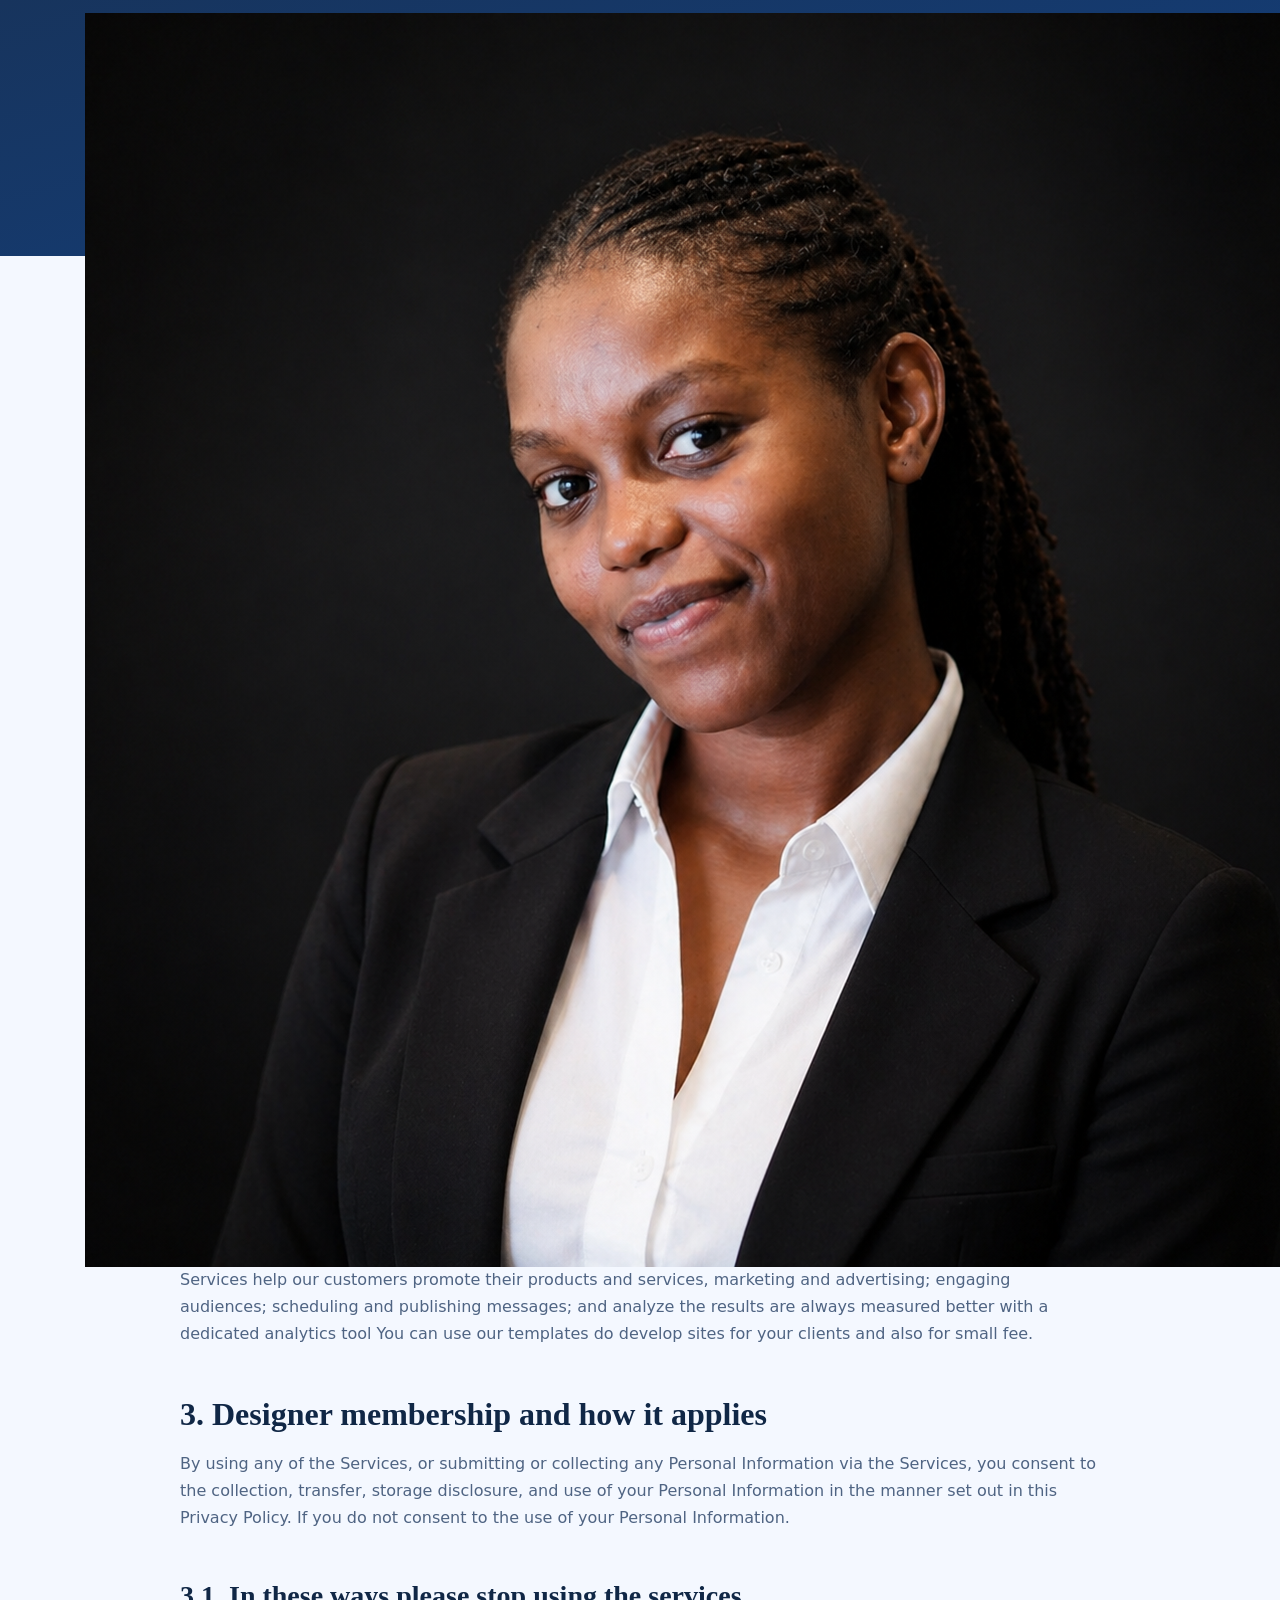
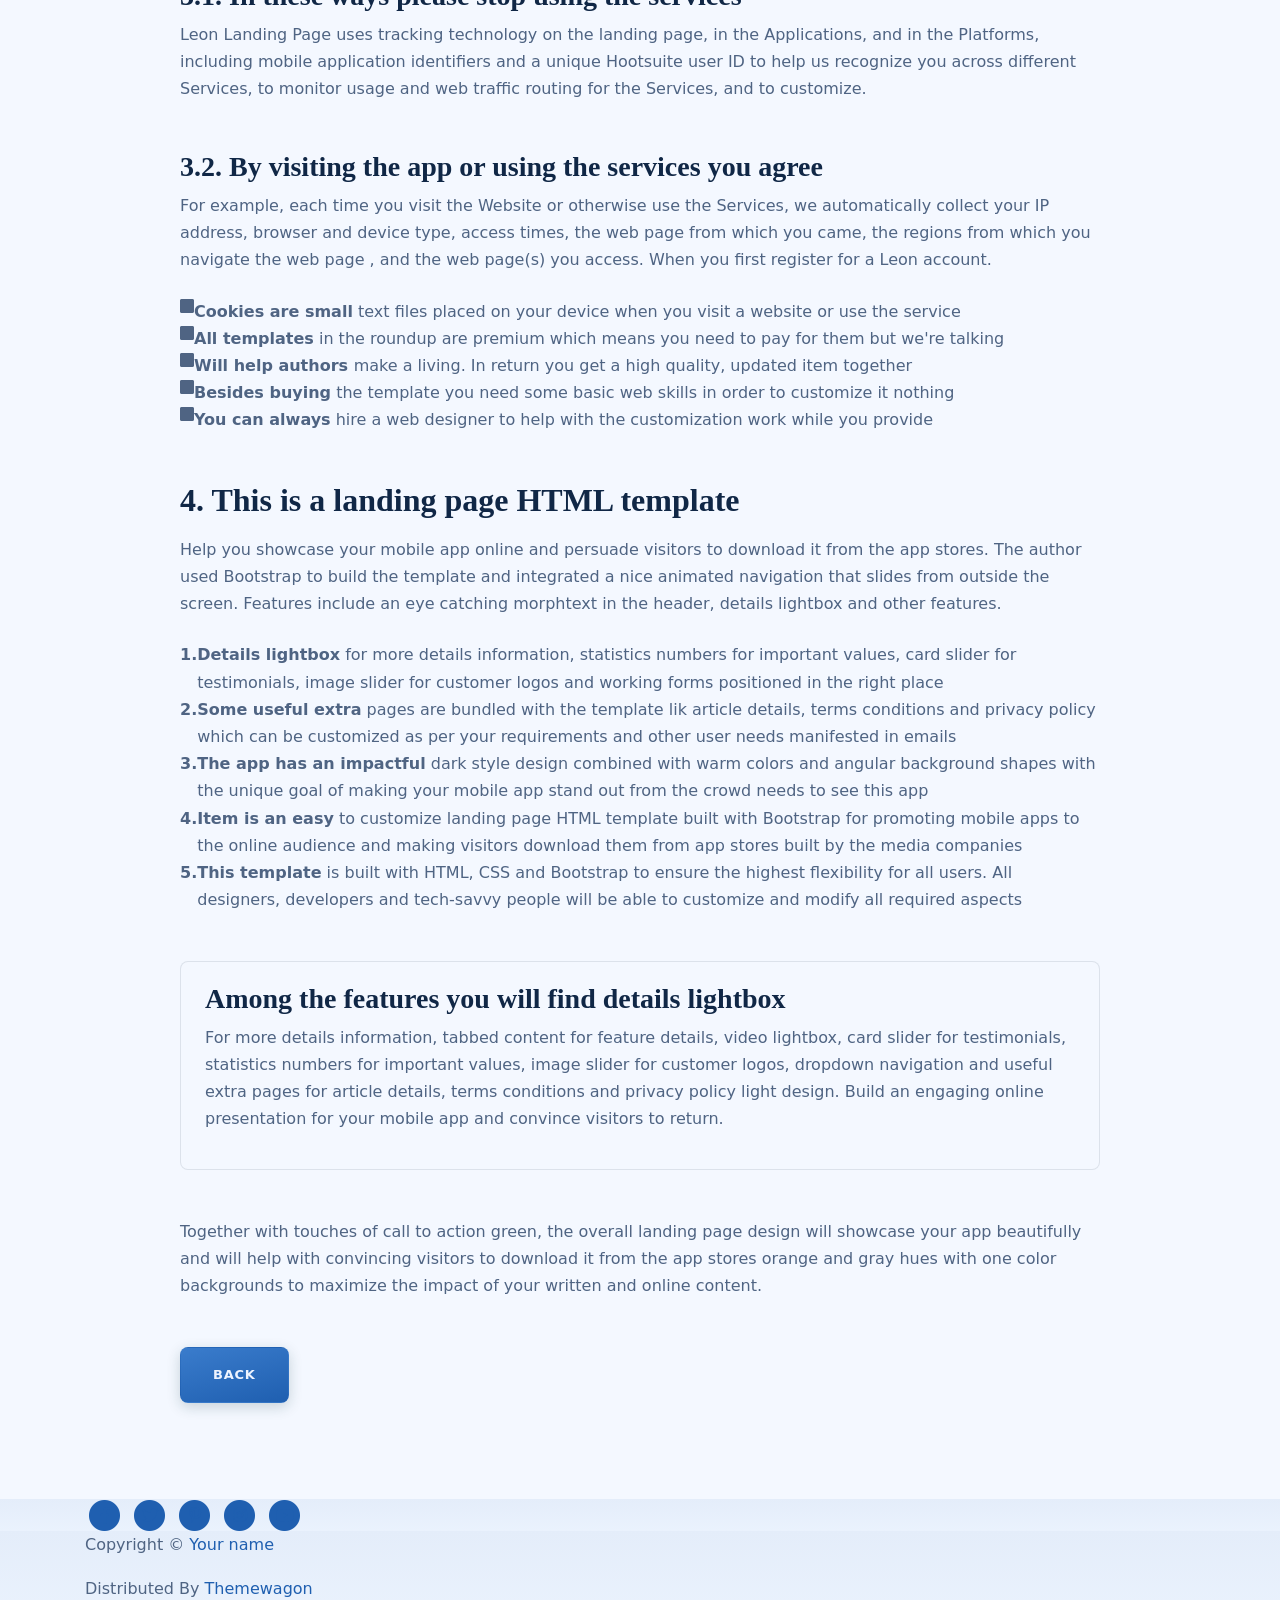
<file: terms.html>
<!DOCTYPE html>
<html lang="en">
<head>
    <meta charset="utf-8">
    <meta name="viewport" content="width=device-width, initial-scale=1, shrink-to-fit=no">
    
    <!-- SEO Meta Tags -->
    <meta name="description" content="Read terms and conditions for the Michelle Mugo portfolio website, including usage guidance, content rights, and policy details for visitors and partners.">
    <meta name="keywords" content="Michelle Mugo portfolio, terms and conditions, website usage policy, East Africa portfolio, web developer portfolio">
    <meta name="author" content="Michelle Mugo">
    <meta name="robots" content="index,follow,max-image-preview:large">
    <meta name="googlebot" content="index,follow,max-image-preview:large">
    <meta name="theme-color" content="#0c1222">
    <meta name="referrer" content="strict-origin-when-cross-origin">
    <link rel="canonical" href="https://michellemugo.live/terms">

    <!-- OG Meta Tags -->
	<meta property="og:site_name" content="Michelle Mugo Portfolio" />
	<meta property="og:title" content="Terms and Conditions | Michelle Mugo Portfolio" />
	<meta property="og:description" content="Read terms and conditions for the Michelle Mugo portfolio website, including usage guidance, content rights, and policy details for visitors and partners." />
	<meta property="og:image" content="https://michellemugo.live/images/mm1.png" />
	<meta property="og:url" content="https://michellemugo.live/terms" />
    <meta property="og:locale" content="en_US" />
    <meta property="og:type" content="website" />
	<meta name="twitter:card" content="summary_large_image">
    <meta name="twitter:title" content="Terms and Conditions | Michelle Mugo Portfolio">
    <meta name="twitter:description" content="Read terms and conditions for the Michelle Mugo portfolio website, including usage guidance, content rights, and policy details for visitors and partners.">
    <meta name="twitter:image" content="https://michellemugo.live/images/mm1.png">

    <!-- Webpage Title -->
    <title>Terms and Conditions | Michelle Mugo Portfolio</title>
    <script type="application/ld+json">
        {
            "@context": "https://schema.org",
            "@type": "Person",
            "name": "Michelle Mugo",
            "jobTitle": "Head of Business Development, Marketing and Programs",
            "url": "https://michellemugo.live/",
            "sameAs": [
                "https://www.linkedin.com/in/michelle-mugo/"
            ]
        }
    </script>
    
    <!-- Styles -->
    <link rel="preconnect" href="https://fonts.gstatic.com">
    <link href="https://fonts.googleapis.com/css2?family=Open+Sans:ital,wght@0,400;0,600;0,700;1,400&family=Poppins:wght@600&display=swap" rel="stylesheet">
    <link href="css/bootstrap.css" rel="stylesheet">
    <link href="css/fontawesome-all.css" rel="stylesheet">
	<link href="css/styles.css" rel="stylesheet">
	
	<!-- Favicon  -->
    <link rel="icon" href="images/mm1.png">
</head>
<body data-spy="scroll" data-target=".fixed-top">
    
    <!-- Navigation -->
    <nav class="navbar navbar-expand-lg fixed-top navbar-dark">
        <div class="container">
            
            <!-- Image Logo -->
            <a class="navbar-brand logo-image" href="index.html"><img src="images/mm1.png" alt="Michelle Mugo portfolio logo" loading="lazy"></a>  

            <!-- Text Logo - Use this if you don't have a graphic logo -->
            <!-- <a class="navbar-brand logo-text page-scroll" href="index.html">Mark</a> -->

            <button class="navbar-toggler p-0 border-0" type="button" data-toggle="offcanvas">
                <span class="navbar-toggler-icon"></span>
            </button>

            <div class="navbar-collapse offcanvas-collapse" id="navbarsExampleDefault">
                <ul class="navbar-nav ml-auto">
                    <li class="nav-item">
                        <a class="nav-link page-scroll" href="index.html#header">Home <span class="sr-only">(current)</span></a>
                    </li>
                    <li class="nav-item">
                        <a class="nav-link page-scroll" href="index.html#about">About</a>
                    </li>
                    <li class="nav-item">
                        <a class="nav-link page-scroll" href="index.html#services">Services</a>
                    </li>
                    <li class="nav-item dropdown">
                        <a class="nav-link dropdown-toggle" href="#" id="dropdown01" data-toggle="dropdown" aria-haspopup="true" aria-expanded="false">Drop</a>
                        <div class="dropdown-menu" aria-labelledby="dropdown01">
                            <a class="dropdown-item page-scroll" href="project.html">Project Details</a>
                            <div class="dropdown-divider"></div>
                            <a class="dropdown-item page-scroll" href="terms.html">Terms Conditions</a>
                            <div class="dropdown-divider"></div>
                            <a class="dropdown-item page-scroll" href="privacy.html">Privacy Policy</a>
                        </div>
                    </li>
                    <li class="nav-item">
                        <a class="nav-link page-scroll" href="index.html#contact">Contact</a>
                    </li>
                </ul>
                <span class="nav-item social-icons">
                    <span class="fa-stack">
                        <a href="#your-link" aria-label="Visit Michelle Mugo Facebook profile">
                            <i class="fas fa-circle fa-stack-2x"></i>
                            <i class="fab fa-facebook-f fa-stack-1x"></i>
                        </a>
                    </span>
                    <span class="fa-stack">
                        <a href="#your-link" aria-label="Visit Michelle Mugo Twitter profile">
                            <i class="fas fa-circle fa-stack-2x"></i>
                            <i class="fab fa-twitter fa-stack-1x"></i>
                        </a>
                    </span>
                </span>
            </div> <!-- end of navbar-collapse -->
        </div> <!-- end of container -->
    </nav> <!-- end of navbar -->
    <!-- end of navigation -->


    <!-- Header -->
    <header class="ex-header">
        <div class="container">
            <div class="row">
                <div class="col-xl-10 offset-xl-1">
                    <h1>Terms & Conditions</h1>
                </div> <!-- end of col -->
            </div> <!-- end of row -->
        </div> <!-- end of container -->
    </header> <!-- end of ex-header -->
    <!-- end of header -->


    <!-- Basic -->
    <div class="ex-basic-1 pt-5 pb-5">
        <div class="container">
            <div class="row">
                <div class="col-xl-10 offset-xl-1">
                    <div class="text-box mt-5 mb-5">
                        <p class="p-large">The app also automatically collects and receives certain information from your computer or mobile device, including the activities you perform on our Website, the Platforms, and the Applications, the type of hardware and software you are using (for example, your operating system or browser).</p>
                    </div> <!-- end of text-box -->

                    <h2 class="mb-3">1. Each time you visit the website or services</h2>
                    <p>For example, each time you visit the Website or otherwise use the Services, we automatically collect your IP address, browser and device type, access times, the web page from which you came, the regions from which you navigate the web page , and the web page(s) you access. When you first register for a Leon account.</p>
                    <p class="mb-5">Under no circumstances shall Leon be liable for any direct, indirect, special, incidental or consequential damages, including, but not limited to, loss of data or profit, arising out of the use, or the inability to use, the materials on this site, even if Leon or an authorized representative has been advised of the possibility of such damages.</p>

                    <h2 class="mb-3">2. If your use of materials from this site</h2>
                    <p>If your use of materials from this site results in the need for servicing, repair or correction of equipment or data, you assume any costs thereof should only be provided by the user of the application. Under no circumstances shall Leon be liable for any direct, indirect, special, incidental or consequential damages.</p>
                    <p class="mb-4">All our templates inherit the GNU general public license from HTML. All .PSD & CSS files are packaged separately and are not licensed under the GPL 2.0. Instead, these files inherit Leon Personal Use License. These files are given to all Clients on a personal use basis. You may not offer them or use high quality support.</p>
                    <ul class="list-unstyled li-space-lg mb-4">
                        <li class="media">
                            <i class="fas fa-square"></i>
                            <div class="media-body"><strong>Modified or unmodified</strong> for redistribution or resale of any kind. You can’t use one of our themes on a HTML domain. More on HTML Vs CSS, you can read here where all the users gather to download</div>
                        </li>
                        <li class="media">
                            <i class="fas fa-square"></i>
                            <div class="media-body"><strong>You can use our templates</strong>  do develop sites for your clients and also for a limited amount our templates inherit the GNU general public license from HTML but no more than one project per click view</div>
                        </li>
                        <li class="media">
                            <i class="fas fa-square"></i>
                            <div class="media-body"><strong>For redistribution or resale</strong> of any kind. You can’t use one of our themes on a HTML domain. More on HTML Vs CSS, you can read here. You can use our templates do develop these types of situations</div>
                        </li>
                    </ul>
                    <p class="mb-5">Services help our customers promote their products and services, marketing and advertising; engaging audiences; scheduling and publishing messages; and analyze the results are always measured better with a dedicated analytics tool You can use our templates do develop sites for your clients and also for small fee.</p>

                    <h2 class="mb-3">3. Designer membership and how it applies</h2>
                    <p class="mb-5">By using any of the Services, or submitting or collecting any Personal Information via the Services, you consent to the collection, transfer, storage disclosure, and use of your Personal Information in the manner set out in this Privacy Policy. If you do not consent to the use of your Personal Information.</p>
                    <h3>3.1. In these ways please stop using the services</h3>
                    <p class="mb-5">Leon Landing Page uses tracking technology on the landing page, in the Applications, and in the Platforms, including mobile application identifiers and a unique Hootsuite user ID to help us recognize you across different Services, to monitor usage and web traffic routing for the Services, and to customize.</p>
                    <h3>3.2. By visiting the app or using the services you agree</h3>
                    <p class="mb-4">For example, each time you visit the Website or otherwise use the Services, we automatically collect your IP address, browser and device type, access times, the web page from which you came, the regions from which you navigate the web page , and the web page(s) you access. When you first register for a Leon account.</p>
                    <ul class="list-unstyled li-space-lg mb-5">
                        <li class="media">
                            <i class="fas fa-square"></i>
                            <div class="media-body"><strong>Cookies are small</strong> text files placed on your device when you visit a website or use the service</div>
                        </li>
                        <li class="media">
                            <i class="fas fa-square"></i>
                            <div class="media-body"><strong>All templates</strong> in the roundup are premium which means you need to pay for them but we're talking</div>
                        </li>
                        <li class="media">
                            <i class="fas fa-square"></i>
                            <div class="media-body"><strong>Will help authors </strong> make a living. In return you get a high quality, updated item together</div>
                        </li>
                        <li class="media">
                            <i class="fas fa-square"></i>
                            <div class="media-body"><strong>Besides buying</strong> the template you need some basic web skills in order to customize it nothing</div>
                        </li>
                        <li class="media">
                            <i class="fas fa-square"></i>
                            <div class="media-body"><strong>You can always</strong> hire a web designer to help with the customization work while you provide</div>
                        </li>
                    </ul>
                    
                    <h2 class="mb-3">4. This is a landing page HTML template</h2>
                    <p class="mb-4">Help you showcase your mobile app online and persuade visitors to download it from the app stores. The author used Bootstrap to build the template and integrated a nice animated navigation that slides from outside the screen. Features include an eye catching morphtext in the header, details lightbox and other features.</p>
                    <ul class="list-unstyled li-space-lg mb-5">
                        <li class="media">
                            <strong>1.</strong>
                            <div class="media-body"><strong>Details lightbox</strong> for more details information, statistics numbers for important values, card slider for testimonials, image slider for customer logos and working forms positioned in the right place</div>
                        </li>
                        <li class="media">
                            <strong>2.</strong>
                            <div class="media-body"><strong>Some useful extra</strong> pages are bundled with the template lik article details, terms conditions and privacy policy which can be customized as per your requirements and other user needs manifested in emails</div>
                        </li>
                        <li class="media">
                            <strong>3.</strong>
                            <div class="media-body"><strong>The app has an impactful</strong> dark style design combined with warm colors and angular background shapes with the unique goal of making your mobile app stand out from the crowd needs to see this app</div>
                        </li>
                        <li class="media">
                            <strong>4.</strong>
                            <div class="media-body"><strong>Item is an easy</strong> to customize landing page HTML template built with Bootstrap for promoting mobile apps to the online audience and making visitors download them from app stores built by the media companies</div>
                        </li>
                        <li class="media">
                            <strong>5.</strong>
                            <div class="media-body"><strong>This template</strong> is built with HTML, CSS and Bootstrap to ensure the highest flexibility for all users. All designers, developers and tech-savvy people will be able to customize and modify all required aspects</div>
                        </li>
                    </ul>
                    
                    <div class="text-box mb-5">
                        <h3>Among the features you will find details lightbox</h3>
                        <p>For more details information, tabbed content for feature details, video lightbox, card slider for testimonials, statistics numbers for important values, image slider for customer logos, dropdown navigation and useful extra pages for article details, terms conditions and privacy policy light design. Build an engaging online presentation for your mobile app and convince visitors to return.</p>
                    </div> <!-- end of text-box -->
                    <p class="mb-5">Together with touches of call to action green, the overall landing page design will showcase your app beautifully and will help with convincing visitors to download it from the app stores orange and gray hues with one color backgrounds to maximize the impact of your written and online content.</p>
                    
                    <a class="btn-solid-reg mb-5" href="index.html">Back</a>
                </div> <!-- end of col -->
            </div> <!-- end of row -->
        </div> <!-- end of container -->
    </div> <!-- end of ex-basic-1 -->
    <!-- end of basic -->


    <!-- Footer -->
    <div class="footer bg-gray">
        <div class="container">
            <div class="row">
                <div class="col-lg-12">
                    <div class="social-container">
                        <span class="fa-stack">
                            <a href="#your-link" aria-label="Visit Michelle Mugo Facebook profile">
                                <i class="fas fa-circle fa-stack-2x"></i>
                                <i class="fab fa-facebook-f fa-stack-1x"></i>
                            </a>
                        </span>
                        <span class="fa-stack">
                            <a href="#your-link" aria-label="Visit Michelle Mugo Twitter profile">
                                <i class="fas fa-circle fa-stack-2x"></i>
                                <i class="fab fa-twitter fa-stack-1x"></i>
                            </a>
                        </span>
                        <span class="fa-stack">
                            <a href="#your-link" aria-label="Visit Michelle Mugo Pinterest profile">
                                <i class="fas fa-circle fa-stack-2x"></i>
                                <i class="fab fa-pinterest-p fa-stack-1x"></i>
                            </a>
                        </span>
                        <span class="fa-stack">
                            <a href="#your-link" aria-label="Visit Michelle Mugo Instagram profile">
                                <i class="fas fa-circle fa-stack-2x"></i>
                                <i class="fab fa-instagram fa-stack-1x"></i>
                            </a>
                        </span>
                        <span class="fa-stack">
                            <a href="#your-link" aria-label="Visit Michelle Mugo YouTube profile">
                                <i class="fas fa-circle fa-stack-2x"></i>
                                <i class="fab fa-youtube fa-stack-1x"></i>
                            </a>
                        </span>
                    </div> <!-- end of social-container -->
                </div> <!-- end of col -->
            </div> <!-- end of row -->
        </div> <!-- end of container -->
    </div> <!-- end of footer -->  
    <!-- end of footer -->


    <!-- Copyright -->
    <div class="copyright bg-gray">
        <div class="container">
            <div class="row">
                <div class="col-lg-12">
                    <p class="p-small">Copyright © <a class="no-line" href="#your-link">Your name</a></p>
                </div> <!-- end of col -->
            </div> <!-- enf of row -->
        </div> <!-- end of container -->

        <div class="container">
            <div class="row">
                <div class="col-lg-12">
                    <p class="p-small">Distributed By <a class="no-line" href="https://themewagon.com/">Themewagon</a></p>
                </div> <!-- end of col -->
            </div> <!-- enf of row -->
        </div> <!-- end of container -->
    </div> <!-- end of copyright --> 
    <!-- end of copyright -->
    
    	
    <!-- Scripts -->
    <script src="js/jquery.min.js"></script> <!-- jQuery for Bootstrap's JavaScript plugins -->
    <script src="js/bootstrap.min.js"></script> <!-- Bootstrap framework -->
    <script src="js/jquery.easing.min.js"></script> <!-- jQuery Easing for smooth scrolling between anchors -->
    <script src="js/scripts.js"></script> <!-- Custom scripts -->
</body>
</html>
</file>
<file: css/styles.css>
/* Michelle Mugo — executive portfolio (Bootstrap 4.6 base) */

:root {
	/* Neutrals — deep blue slate */
	--mm-ink: #081a32;
	--mm-charcoal: #102746;
	--mm-charcoal-soft: #1b3a62;
	--mm-muted: #4f6483;
	--mm-muted-light: #7f93af;

	/* Surfaces */
	--mm-white: #ffffff;
	--mm-cream: #eef4ff;
	--mm-paper: #f4f8ff;
	--mm-sand: #dfe9f8;
	--mm-surface-elevated: #eaf1fc;

	/* Brand — dark blue + fresh accent */
	--mm-primary: #1f5fb0;
	--mm-primary-deep: #133f7d;
	--mm-primary-soft: #3a7ccc;
	--mm-slate: #17345d;
	--mm-navy: #0e2647;
	--mm-forest: var(--mm-primary);
	--mm-accent: #a8c94a;
	--mm-accent-light: #d1eb68;
	--mm-accent-deep: #7e9f2f;
	--mm-gold: var(--mm-accent-deep);
	--mm-gold-bright: var(--mm-accent-light);

	/* Lines & glass */
	--mm-line: rgba(14, 33, 59, 0.1);
	--mm-line-strong: rgba(14, 33, 59, 0.16);
	--mm-glass-dark: rgba(7, 20, 38, 0.9);
	--mm-glass-light: rgba(255, 255, 255, 0.97);

	/* Hero atmosphere */
	--mm-hero-mid: rgba(18, 47, 91, 0.96);
	--mm-hero-edge: rgba(6, 17, 36, 0.98);
	--mm-hero-glow: rgba(209, 235, 104, 0.2);
	--mm-hero-floor: rgba(22, 71, 138, 0.48);

	/* Shadows (tinted to blue palette) */
	--mm-shadow: 0 24px 56px rgba(11, 33, 63, 0.16);
	--mm-shadow-sm: 0 10px 32px rgba(11, 33, 63, 0.11);
	--mm-shadow-glow: 0 0 0 1px rgba(157, 183, 79, 0.22), 0 28px 52px rgba(11, 33, 63, 0.2);

	--mm-font-body: "DM Sans", system-ui, -apple-system, sans-serif;
	--mm-font-display: "Cormorant Garamond", Georgia, serif;
	--mm-radius: 8px;
	--mm-radius-lg: 14px;
	--mm-nav-h: 60px;
	--mm-nav-offset: 60px;
	--mm-reveal-delay: 0ms;
	--mm-ease-out: cubic-bezier(0.22, 1, 0.36, 1);

	/* Photo treatment — grey wash on foreground images + section BG stacks */
	--mm-photo-overlay: linear-gradient(180deg, rgba(36, 50, 64, 0.28) 0%, rgba(36, 50, 64, 0.42) 100%);
	--mm-photo-overlay-soft: linear-gradient(160deg, rgba(36, 50, 64, 0.22) 0%, rgba(36, 50, 64, 0.36) 100%);
}

html {
	scroll-behavior: smooth;
}

body {
	color: var(--mm-muted);
	font-family: var(--mm-font-body);
	font-size: 1rem;
	line-height: 1.7;
	background:
		radial-gradient(ellipse 100% 70% at 50% -15%, rgba(26, 79, 148, 0.06), transparent 52%),
		radial-gradient(ellipse 80% 50% at 100% 0%, rgba(157, 183, 79, 0.05), transparent 45%),
		var(--mm-paper);
	-webkit-font-smoothing: antialiased;
}

h1, h2, h3, h4, h5, h6,
.mm-heading,
.mm-h3,
.mm-display {
	font-family: var(--mm-font-display);
	color: var(--mm-charcoal);
	font-weight: 600;
}

a {
	color: var(--mm-forest);
	text-decoration: none;
	transition: color 0.2s ease, opacity 0.2s ease;
}

a:hover {
	color: var(--mm-primary-deep);
	text-decoration: none;
}

::selection {
	background: rgba(26, 79, 148, 0.22);
	color: var(--mm-ink);
}

/* ---------- Navigation ---------- */
.mm-navbar {
	background: var(--mm-glass-dark);
	backdrop-filter: blur(16px) saturate(140%);
	-webkit-backdrop-filter: blur(16px) saturate(140%);
	font-size: 0.8125rem;
	font-weight: 600;
	letter-spacing: 0.04em;
	text-transform: uppercase;
	transition: background 0.35s ease, box-shadow 0.35s ease, padding 0.35s ease;
	box-shadow: 0 1px 0 rgba(255, 255, 255, 0.05);
	padding-top: env(safe-area-inset-top, 0px);
	z-index: 1030;
}

.mm-brand {
	display: flex;
	flex-direction: column;
	align-items: flex-start;
	line-height: 1.2;
	padding-top: 0.35rem;
	padding-bottom: 0.35rem;
}

.mm-brand-name {
	font-family: var(--mm-font-display);
	font-size: 1.35rem;
	font-weight: 600;
	letter-spacing: 0.02em;
	text-transform: none;
	color: var(--mm-cream);
}

.mm-brand-tag {
	font-family: var(--mm-font-body);
	font-size: 0.65rem;
	font-weight: 500;
	letter-spacing: 0.12em;
	text-transform: uppercase;
	color: var(--mm-accent-light);
	opacity: 0.92;
}

.mm-nav-link {
	color: rgba(247, 244, 239, 0.85) !important;
	padding-top: 0.65rem !important;
	padding-bottom: 0.5rem !important;
	position: relative;
	border-bottom: 2px solid transparent;
}

.mm-nav-link:hover,
.mm-nav-link:focus {
	color: var(--mm-white) !important;
}

.mm-nav-link.active {
	color: var(--mm-white) !important;
	border-bottom-color: var(--mm-accent-light);
	text-shadow: 0 0 14px rgba(209, 235, 104, 0.45);
}

.mm-navbar.top-nav-collapse .mm-nav-link.active {
	color: var(--mm-charcoal) !important;
	border-bottom-color: var(--mm-primary);
}

.mm-navbar .navbar-toggler {
	border: none;
	padding: 0.35rem 0.5rem;
	min-width: 48px;
	min-height: 48px;
	display: inline-flex;
	align-items: center;
	justify-content: center;
	border-radius: var(--mm-radius);
}

.mm-navbar .navbar-toggler:focus {
	outline: none;
	box-shadow: 0 0 0 2px rgba(212, 188, 148, 0.45);
}

.mm-nav-backdrop {
	position: fixed;
	inset: 0;
	z-index: 1025;
	background: rgba(8, 12, 18, 0.52);
	opacity: 0;
	visibility: hidden;
	transition: opacity 0.3s ease, visibility 0.3s ease;
	-webkit-tap-highlight-color: transparent;
}

.mm-nav-backdrop.is-visible {
	opacity: 1;
	visibility: visible;
}

body.mm-nav-open {
	overflow: hidden;
	touch-action: none;
}

.offcanvas-collapse {
	position: fixed;
	top: var(--mm-nav-offset, 60px);
	left: 0;
	right: 0;
	bottom: 0;
	width: 100%;
	max-width: 100%;
	height: calc(100vh - var(--mm-nav-offset, 60px));
	max-height: calc(100vh - var(--mm-nav-offset, 60px));
	height: calc(100dvh - var(--mm-nav-offset, 60px));
	max-height: calc(100dvh - var(--mm-nav-offset, 60px));
	padding: 0 max(1rem, env(safe-area-inset-right)) calc(1.25rem + env(safe-area-inset-bottom, 0px)) max(1rem, env(safe-area-inset-left));
	overflow: hidden;
	visibility: hidden;
	transform: translateY(-12px);
	opacity: 0;
	background: linear-gradient(168deg, var(--mm-ink) 0%, var(--mm-slate) 52%, var(--mm-primary-deep) 100%);
	transition: transform 0.32s var(--mm-ease-out), opacity 0.28s ease, visibility 0.32s ease;
	display: flex;
	flex-direction: column;
	z-index: 1032;
	box-shadow: 0 24px 48px rgba(0, 0, 0, 0.35);
}

.offcanvas-collapse.open {
	visibility: visible;
	transform: translateY(0);
	opacity: 1;
}

.mm-nav-list {
	flex: 1 1 auto;
	overflow-y: auto;
	overflow-x: hidden;
	-webkit-overflow-scrolling: touch;
	margin-top: 0.25rem;
	margin-bottom: 0;
	padding-bottom: 0.5rem;
}

.mm-nav-mobile-cta {
	margin-top: auto;
	padding-top: 1rem;
	padding-bottom: calc(0.25rem + env(safe-area-inset-bottom, 0px));
	border-top: 1px solid rgba(255, 255, 255, 0.1);
	flex-shrink: 0;
}

.mm-nav-connect-btn {
	padding-top: 0.95rem;
	padding-bottom: 0.95rem;
	font-size: 0.8125rem;
}

.mm-navbar .navbar-nav {
	margin-top: 0.5rem;
}

.mm-navbar .mm-btn-sm {
	font-size: 0.75rem;
	padding: 0.5rem 1.1rem;
	text-transform: uppercase;
	letter-spacing: 0.06em;
}

.mm-navbar.top-nav-collapse {
	background: var(--mm-glass-light) !important;
	backdrop-filter: blur(18px) saturate(160%);
	-webkit-backdrop-filter: blur(18px) saturate(160%);
	box-shadow: 0 1px 0 var(--mm-line), 0 12px 40px rgba(22, 40, 48, 0.06);
}

@media (min-width: 992px) {
	:root {
		--mm-nav-h: 72px;
	}

	.mm-nav-backdrop {
		display: none !important;
	}

	.mm-navbar {
		padding-top: 1.25rem;
		padding-bottom: 0.35rem;
		background: transparent !important;
		backdrop-filter: none;
		-webkit-backdrop-filter: none;
		box-shadow: none;
	}

	.mm-navbar.top-nav-collapse {
		padding-top: 0.45rem;
		padding-bottom: 0.45rem;
	}

	.mm-navbar.top-nav-collapse .mm-brand-name {
		color: var(--mm-charcoal);
	}

	.mm-navbar.top-nav-collapse .mm-brand-tag {
		color: var(--mm-primary);
	}

	.mm-navbar.top-nav-collapse .mm-nav-link {
		color: var(--mm-muted) !important;
	}

	.mm-navbar.top-nav-collapse .mm-nav-link:hover {
		color: var(--mm-charcoal) !important;
	}

	.offcanvas-collapse {
		position: static;
		top: auto;
		bottom: auto;
		left: auto;
		right: auto;
		width: auto;
		height: auto !important;
		max-height: none !important;
		padding: 0;
		background: transparent;
		overflow: visible;
		visibility: visible;
		opacity: 1 !important;
		transform: none !important;
		display: flex;
		flex-direction: row;
		align-items: center;
		flex: 1 1 auto;
		justify-content: flex-end;
		z-index: auto;
		box-shadow: none;
	}

	.offcanvas-collapse.open {
		transform: none !important;
	}

	.mm-nav-list {
		flex: 0 1 auto;
		overflow: visible;
		padding-bottom: 0;
		margin-top: 0;
	}

	.mm-navbar .navbar-nav {
		margin-top: 0;
		align-items: center;
	}
}

/* ---------- Buttons ---------- */
.mm-btn {
	font-family: var(--mm-font-body);
	font-size: 0.75rem;
	font-weight: 600;
	letter-spacing: 0.08em;
	text-transform: uppercase;
	padding: 0.85rem 1.5rem;
	border-radius: var(--mm-radius);
	border: 1px solid transparent;
	transition: transform 0.2s ease, box-shadow 0.2s ease, background 0.2s ease, color 0.2s ease, border-color 0.2s ease;
}

.mm-btn:hover {
	transform: translateY(-1px);
	box-shadow: var(--mm-shadow-sm);
}

.mm-btn-solid {
	background: linear-gradient(165deg, var(--mm-primary-soft) 0%, var(--mm-primary) 45%, var(--mm-primary-deep) 100%);
	border-color: transparent;
	color: var(--mm-cream) !important;
	box-shadow: 0 4px 16px rgba(9, 32, 66, 0.3);
}

.mm-btn-solid:hover {
	background: linear-gradient(165deg, var(--mm-primary-soft) 0%, var(--mm-primary-deep) 100%);
	color: var(--mm-white) !important;
	box-shadow: 0 8px 24px rgba(9, 32, 66, 0.4);
}

.mm-btn-outline {
	background: transparent;
	border-color: rgba(247, 244, 239, 0.55);
	color: var(--mm-cream) !important;
}

.mm-btn-outline:hover {
	background: rgba(255, 255, 255, 0.08);
	border-color: var(--mm-cream);
	color: var(--mm-white) !important;
}

.mm-navbar.top-nav-collapse .mm-btn-outline {
	border-color: var(--mm-charcoal);
	color: var(--mm-charcoal) !important;
}

.mm-navbar.top-nav-collapse .mm-btn-outline:hover {
	background: var(--mm-charcoal);
	color: var(--mm-cream) !important;
}

.mm-btn-ghost {
	background: transparent;
	border-color: transparent;
	color: rgba(247, 244, 239, 0.9) !important;
	text-decoration: underline;
	text-underline-offset: 4px;
	box-shadow: none;
}

.mm-btn-ghost:hover {
	color: var(--mm-white) !important;
	transform: none;
	box-shadow: none;
}

.mm-navbar.top-nav-collapse .mm-btn-ghost {
	color: var(--mm-primary) !important;
}

.mm-section .mm-btn-outline {
	border-color: var(--mm-charcoal);
	color: var(--mm-charcoal) !important;
}

.mm-section .mm-btn-outline:hover {
	background: var(--mm-charcoal);
	color: var(--mm-cream) !important;
}

/* ---------- Hero ---------- */
.mm-hero {
	position: relative;
	color: var(--mm-cream);
	overflow: hidden;
}

.mm-hero-container {
	max-width: 100%;
	position: relative;
	z-index: 3;
}

.mm-hero-ledger-note--short {
	display: block;
	font-size: 0.76rem;
	font-weight: 500;
	letter-spacing: 0.03em;
	text-transform: none;
	color: rgba(226, 222, 214, 0.52);
	line-height: 1.45;
	margin-top: 0.2rem;
}

.mm-hero-bg {
	position: absolute;
	inset: -10% 0 0 0;
	z-index: 0;
	background:
		linear-gradient(118deg, var(--mm-hero-edge) 0%, var(--mm-hero-mid) 38%, rgba(18, 52, 56, 0.93) 72%, var(--mm-hero-edge) 100%),
		radial-gradient(ellipse 95% 75% at 92% -5%, var(--mm-hero-glow), transparent 55%),
		radial-gradient(ellipse 55% 45% at 0% 105%, var(--mm-hero-floor), transparent 52%),
		radial-gradient(ellipse 50% 40% at 50% 120%, rgba(30, 74, 80, 0.25), transparent 55%),
		linear-gradient(180deg, rgba(15, 20, 28, 0.62) 0%, rgba(15, 22, 30, 0.45) 45%, rgba(18, 40, 44, 0.55) 100%),
		url("../images/1.jpeg");
	background-size: auto, auto, auto, auto, auto, cover;
	background-position: 0 0, 0 0, 0 0, 0 0, 0 0, 72% 18%;
	background-repeat: no-repeat;
	pointer-events: none;
	will-change: transform;
	transition: transform 0.15s var(--mm-ease-out);
}

.mm-hero-blobs {
	position: absolute;
	inset: 0;
	overflow: hidden;
	pointer-events: none;
	z-index: 1;
}

.mm-blob {
	position: absolute;
	border-radius: 50%;
	filter: blur(80px);
	opacity: 0.35;
	animation: mmBlobFloat 22s ease-in-out infinite;
}

.mm-blob-a {
	width: min(55vw, 420px);
	height: min(55vw, 420px);
	background: rgba(212, 188, 148, 0.38);
	top: -12%;
	right: -8%;
	animation-delay: 0s;
}

.mm-blob-b {
	width: min(45vw, 360px);
	height: min(45vw, 360px);
	background: rgba(42, 97, 104, 0.42);
	bottom: 5%;
	left: -15%;
	animation-delay: -7s;
}

.mm-blob-c {
	width: min(35vw, 280px);
	height: min(35vw, 280px);
	background: rgba(36, 50, 64, 0.5);
	top: 40%;
	left: 35%;
	animation-delay: -12s;
}

@keyframes mmBlobFloat {
	0%, 100% { transform: translate(0, 0) scale(1); }
	33% { transform: translate(2%, 4%) scale(1.05); }
	66% { transform: translate(-3%, 2%) scale(0.96); }
}

.mm-hero-noise {
	position: absolute;
	inset: 0;
	z-index: 2;
	opacity: 0.04;
	pointer-events: none;
	background-image: url("data:image/svg+xml,%3Csvg viewBox='0 0 256 256' xmlns='http://www.w3.org/2000/svg'%3E%3Cfilter id='n'%3E%3CfeTurbulence type='fractalNoise' baseFrequency='0.85' numOctaves='4' stitchTiles='stitch'/%3E%3C/filter%3E%3Crect width='100%25' height='100%25' filter='url(%23n)'/%3E%3C/svg%3E");
	mix-blend-mode: overlay;
}

.mm-hero-row {
	padding-top: var(--mm-nav-offset, var(--mm-nav-h));
	padding-bottom: 2rem;
}

.mm-hero-gridline {
	position: absolute;
	z-index: 1;
	pointer-events: none;
	border: 1px solid rgba(255, 255, 255, 0.06);
	border-radius: 2px;
	opacity: 0.85;
}

.mm-hero-gridline--tl {
	width: min(42vw, 320px);
	height: min(42vw, 320px);
	top: calc(var(--mm-nav-offset, var(--mm-nav-h)) + 1.5rem);
	left: 2%;
	border-right: none;
	border-bottom: none;
}

.mm-hero-gridline--br {
	width: min(48vw, 380px);
	height: min(48vw, 380px);
	bottom: 8%;
	right: 3%;
	border-left: none;
	border-top: none;
}

@media (max-width: 991px) {
	.mm-hero-gridline {
		display: none;
	}
}

.mm-kicker {
	font-size: 0.7rem;
	font-weight: 600;
	letter-spacing: 0.2em;
	text-transform: uppercase;
	color: var(--mm-accent-light);
	margin-bottom: 0;
}

.mm-kicker-on-dark {
	color: rgba(212, 188, 148, 0.92);
}

.mm-display {
	font-size: clamp(2.85rem, 6.2vw, 4.45rem);
	line-height: 1.04;
	font-weight: 600;
	margin-bottom: 1rem;
	letter-spacing: -0.03em;
	background: linear-gradient(
		125deg,
		#ffffff 0%,
		#f4f1eb 35%,
		#e2dfd8 52%,
		var(--mm-accent-light) 58%,
		#eef2f1 72%,
		#faf8f5 100%
	);
	-webkit-background-clip: text;
	background-clip: text;
	color: transparent;
}

.mm-hero-role {
	font-family: var(--mm-font-body);
	font-size: 0.9375rem;
	font-weight: 500;
	letter-spacing: 0.04em;
	text-transform: uppercase;
	color: rgba(236, 232, 224, 0.72);
	max-width: 36rem;
	line-height: 1.55;
}

.mm-lead {
	font-size: 1.0625rem;
	line-height: 1.75;
	color: rgba(244, 242, 238, 0.9);
	max-width: 36rem;
}

.mm-lead strong {
	color: var(--mm-white);
	font-weight: 600;
}

.mm-hero-cta .btn {
	margin-right: 0.5rem;
	margin-bottom: 0.5rem;
}

.mm-quote {
	font-family: var(--mm-font-display);
	font-size: 1.2rem;
	line-height: 1.55;
	font-style: italic;
	color: rgba(238, 236, 232, 0.88);
	border-left: 3px solid var(--mm-accent);
	padding-left: 1.25rem;
	margin: 0;
}

.mm-quote p {
	margin: 0;
}

.mm-profile-shell {
	max-width: 340px;
	position: relative;
}

.mm-profile-shell::before {
	content: "";
	position: absolute;
	inset: -14px -10px auto auto;
	width: 120px;
	height: 120px;
	border-radius: 50%;
	background: radial-gradient(circle at 30% 30%, rgba(212, 188, 148, 0.22), transparent 62%);
	pointer-events: none;
}

.mm-profile-card {
	max-width: 100%;
}

.mm-profile-frame {
	padding: 3px;
	background: linear-gradient(
		135deg,
		var(--mm-accent-light) 0%,
		var(--mm-primary-soft) 38%,
		var(--mm-primary) 62%,
		var(--mm-navy) 100%
	);
	background-size: 200% 200%;
	border-radius: var(--mm-radius-lg);
	box-shadow: var(--mm-shadow-glow);
	animation: mmFrameGlow 9s ease infinite;
	transition: transform 0.45s var(--mm-ease-out), box-shadow 0.35s ease;
}

.mm-js-tilt:hover .mm-profile-frame {
	box-shadow: var(--mm-shadow-glow), 0 28px 56px rgba(18, 42, 48, 0.2);
}

@keyframes mmFrameGlow {
	0%, 100% { background-position: 0% 50%; }
	50% { background-position: 100% 50%; }
}

.mm-profile-placeholder {
	position: relative;
	overflow: hidden;
	aspect-ratio: 4 / 5;
	border-radius: calc(var(--mm-radius-lg) - 3px);
	background:
		linear-gradient(155deg, rgba(30, 74, 80, 0.55) 0%, rgba(18, 24, 32, 0.82) 100%),
		url("../images/header-background.jpg") center / cover no-repeat;
	display: flex;
	align-items: center;
	justify-content: center;
}

.mm-profile-placeholder:has(.mm-profile-img) {
	background: linear-gradient(155deg, rgba(30, 74, 80, 0.25) 0%, rgba(18, 24, 32, 0.45) 100%);
}

.mm-profile-img {
	position: absolute;
	inset: 0;
	z-index: 1;
	width: 100%;
	height: 100%;
	object-fit: cover;
	object-position: center 18%;
	display: block;
}

.mm-profile-placeholder::after {
	content: "";
	position: absolute;
	inset: 0;
	z-index: 2;
	pointer-events: none;
	background: linear-gradient(
		118deg,
		transparent 0%,
		rgba(255, 255, 255, 0.06) 45%,
		transparent 78%
	);
}

.mm-profile-placeholder:has(.mm-profile-img)::after {
	background:
		var(--mm-photo-overlay-soft),
		linear-gradient(
			118deg,
			transparent 0%,
			rgba(255, 255, 255, 0.05) 45%,
			transparent 78%
		);
}

.mm-profile-initials {
	font-family: var(--mm-font-display);
	font-size: clamp(3.25rem, 8vw, 4.25rem);
	font-weight: 600;
	color: rgba(244, 240, 234, 0.26);
	letter-spacing: 0.08em;
	user-select: none;
}

.mm-profile-caption {
	margin-top: 1.15rem;
	text-align: center;
	padding: 0 0.5rem;
}

.mm-profile-caption-name {
	display: block;
	font-family: var(--mm-font-display);
	font-size: 1.2rem;
	font-weight: 600;
	color: rgba(248, 245, 240, 0.95);
	letter-spacing: 0.02em;
}

.mm-profile-caption-meta {
	display: block;
	font-size: 0.7rem;
	font-weight: 500;
	letter-spacing: 0.14em;
	text-transform: uppercase;
	color: rgba(212, 188, 148, 0.78);
	margin-top: 0.35rem;
}

/* ---------- Editorial photos (m2–m4) ---------- */
.mm-about-photo {
	margin: 0 auto;
	max-width: min(420px, 86vw);
	overflow: hidden;
	border-radius: var(--mm-radius-lg);
	border: 1px solid var(--mm-line);
	box-shadow:
		var(--mm-shadow-sm),
		inset 0 0 0 1px rgba(255, 255, 255, 0.65);
	background: linear-gradient(165deg, #f0eeeb 0%, var(--mm-white) 45%, #e8ecef 100%);
}

.mm-about-photo-inner {
	position: relative;
	overflow: hidden;
	border-radius: calc(var(--mm-radius-lg) - 1px) calc(var(--mm-radius-lg) - 1px) 0 0;
	background: linear-gradient(145deg, var(--mm-charcoal-soft) 0%, var(--mm-slate) 100%);
}

/* Softens JPEG artifacts: grey wash + vignette + paper glaze + fine grain */
.mm-about-photo-inner::before {
	content: "";
	position: absolute;
	inset: 0;
	z-index: 2;
	pointer-events: none;
	border-radius: inherit;
	box-shadow:
		inset 0 0 0 1px rgba(255, 255, 255, 0.12),
		inset 0 0 48px 20px rgba(250, 248, 244, 0.45),
		inset 0 -24px 56px rgba(26, 34, 44, 0.18);
	background:
		var(--mm-photo-overlay-soft),
		radial-gradient(
			ellipse 72% 68% at 50% 48%,
			transparent 0%,
			transparent 42%,
			rgba(26, 34, 44, 0.07) 100%
		);
}

.mm-about-photo-inner::after {
	content: "";
	position: absolute;
	inset: 0;
	z-index: 3;
	pointer-events: none;
	opacity: 0.22;
	mix-blend-mode: overlay;
	border-radius: inherit;
	background-image: url("data:image/svg+xml,%3Csvg viewBox='0 0 256 256' xmlns='http://www.w3.org/2000/svg'%3E%3Cfilter id='g'%3E%3CfeTurbulence type='fractalNoise' baseFrequency='0.9' numOctaves='3' stitchTiles='stitch'/%3E%3C/filter%3E%3Crect width='100%25' height='100%25' filter='url(%23g)' opacity='0.5'/%3E%3C/svg%3E");
}

.mm-about-photo-img {
	position: relative;
	z-index: 1;
	display: block;
	width: 100%;
	height: auto;
	aspect-ratio: 4 / 3;
	object-fit: cover;
	object-position: center 30%;
	filter: saturate(0.92) contrast(1.04) brightness(1.02);
	-webkit-backface-visibility: hidden;
	backface-visibility: hidden;
}

.mm-about-photo-cap {
	margin: 0;
	font-size: 0.68rem;
	font-weight: 600;
	letter-spacing: 0.14em;
	text-transform: uppercase;
	color: var(--mm-muted);
	padding: 0.65rem 1rem 0.85rem;
	background: linear-gradient(180deg, rgba(250, 250, 248, 0.98) 0%, var(--mm-white) 100%);
	border-top: 1px solid var(--mm-line);
}

.mm-speaking-photo {
	position: relative;
	margin: 0;
	overflow: hidden;
	border-radius: var(--mm-radius-lg);
	border: 1px solid var(--mm-line);
	box-shadow: var(--mm-shadow-sm);
}

.mm-speaking-photo::after {
	content: "";
	position: absolute;
	inset: 0;
	z-index: 2;
	pointer-events: none;
	border-radius: inherit;
	background: var(--mm-photo-overlay);
}

.mm-speaking-photo-img {
	position: relative;
	z-index: 1;
	display: block;
	width: 100%;
	aspect-ratio: 4 / 5;
	max-height: 420px;
	object-fit: cover;
	object-position: center 15%;
}

/* Wide event artwork/screenshots in speaking section */
.mm-speaking-photo-img--wide {
	aspect-ratio: 3 / 4;
	max-height: 520px;
	object-fit: contain;
	object-position: center center;
	background: linear-gradient(170deg, #0a1f3d 0%, #173e73 100%);
	padding: 0.35rem;
}

@media (min-width: 768px) {
	.mm-speaking-photo-img {
		max-height: none;
	}
}

.mm-hero-ledger {
	border-top: 1px solid rgba(255, 255, 255, 0.1);
	padding-top: 1.75rem;
	margin-top: 0.5rem;
}

.mm-hero-ledger-head {
	display: flex;
	flex-wrap: wrap;
	align-items: baseline;
	justify-content: space-between;
	gap: 0.75rem 1.25rem;
	margin-bottom: 1rem;
}

.mm-hero-ledger-kicker {
	font-size: 0.68rem;
	font-weight: 700;
	letter-spacing: 0.18em;
	text-transform: uppercase;
	color: rgba(209, 235, 104, 0.9);
}

.mm-hero-ledger-note {
	font-size: 0.78rem;
	color: rgba(230, 226, 218, 0.45);
	letter-spacing: 0.02em;
}

.mm-credibility {
	margin-left: -0.5rem;
	margin-right: -0.5rem;
}

.mm-cred-item {
	padding: 0.5rem;
}

.mm-cred-tile {
	height: 100%;
	padding: 1.15rem 1rem 1.25rem;
	border-radius: calc(var(--mm-radius-lg) - 2px);
	background: rgba(255, 255, 255, 0.04);
	border: 1px solid rgba(255, 255, 255, 0.1);
	box-shadow: 0 18px 40px rgba(0, 0, 0, 0.12);
	transition: border-color 0.35s ease, background 0.35s ease, transform 0.35s var(--mm-ease-out);
}

.mm-cred-tile:hover {
	background: rgba(255, 255, 255, 0.07);
	border-color: rgba(209, 235, 104, 0.32);
	transform: translateY(-2px);
}

.mm-cred-value {
	display: block;
	font-family: var(--mm-font-display);
	font-size: clamp(1.35rem, 3.2vw, 1.65rem);
	font-weight: 600;
	color: var(--mm-cream);
	line-height: 1.15;
}

.mm-cred-label {
	display: block;
	font-size: 0.68rem;
	font-weight: 500;
	letter-spacing: 0.07em;
	text-transform: uppercase;
	color: rgba(220, 216, 208, 0.55);
	margin-top: 0.45rem;
	max-width: 14rem;
}

/* ---------- Sections ---------- */
.mm-section {
	padding: clamp(4.25rem, 8vw, 6rem) 0;
	position: relative;
}

.mm-section:not(.mm-hero)::before {
	content: "";
	position: absolute;
	left: 50%;
	top: 0;
	transform: translateX(-50%);
	width: min(1120px, 92vw);
	height: 1px;
	background: linear-gradient(90deg, transparent, var(--mm-line) 20%, var(--mm-line) 80%, transparent);
	pointer-events: none;
	opacity: 0.85;
}

.mm-section-alt {
	background: linear-gradient(188deg, #e7effb 0%, #edf3fc 42%, #f6f9ff 100%);
}

.mm-section-soft {
	background: linear-gradient(180deg, #ecf2fc 0%, #f4f8ff 55%, #f7faff 100%);
	border-top: 1px solid var(--mm-line);
	border-bottom: 1px solid var(--mm-line);
}

.mm-section-dark {
	background: linear-gradient(168deg, #07172f 0%, var(--mm-slate) 44%, #143b73 72%, #081a32 100%);
	color: rgba(236, 234, 230, 0.9);
	padding: clamp(4.25rem, 8vw, 6rem) 0;
}

.mm-section-impact {
	position: relative;
	overflow: hidden;
}

.mm-section-impact::after {
	content: "";
	position: absolute;
	inset: auto -20% -45% -20%;
	height: 55%;
	background: radial-gradient(ellipse at 50% 0%, rgba(212, 188, 148, 0.09), transparent 55%);
	pointer-events: none;
}

.mm-section-dark::before {
	background: linear-gradient(90deg, transparent, rgba(255, 255, 255, 0.07) 25%, rgba(255, 255, 255, 0.07) 75%, transparent);
	opacity: 0.55;
}

.mm-section-contact {
	background: linear-gradient(182deg, #f1f6ff 0%, var(--mm-paper) 45%, #e8f0fb 100%);
	border-top: 1px solid var(--mm-line);
}

/* Section backgrounds — photos as atmosphere + grey blend (paths relative to css/) */
#about.mm-section-alt {
	overflow: hidden;
	background-image:
		linear-gradient(188deg, rgba(244, 242, 238, 0.95) 0%, rgba(247, 245, 242, 0.92) 42%, rgba(244, 242, 238, 0.96) 100%),
		linear-gradient(95deg, rgba(36, 50, 64, 0.2) 0%, rgba(36, 50, 64, 0.08) 45%, transparent 62%),
		url("../images/2.jpeg");
	background-size: auto, auto, min(440px, 50vw) auto;
	background-position: center, center, 106% 32%;
	background-repeat: no-repeat, no-repeat, no-repeat;
}

#speaking.mm-section-soft {
	overflow: hidden;
	background-image:
		linear-gradient(180deg, rgba(242, 244, 246, 0.94) 0%, rgba(250, 248, 245, 0.93) 100%),
		linear-gradient(118deg, transparent 0%, rgba(36, 50, 64, 0.12) 58%, rgba(36, 50, 64, 0.18) 100%),
		url("../images/3.jpeg");
	background-size: auto, auto, cover;
	background-position: center, center, 8% 38%;
	background-repeat: no-repeat, no-repeat, no-repeat;
}

#impact.mm-section-dark {
	background-image:
		linear-gradient(168deg, rgba(15, 22, 32, 0.94) 0%, rgba(36, 50, 64, 0.9) 50%, rgba(14, 58, 64, 0.93) 100%),
		linear-gradient(180deg, rgba(36, 50, 64, 0.38) 0%, rgba(12, 18, 26, 0.62) 100%),
		url("../images/4.jpeg");
	background-size: auto, auto, cover;
	background-position: center, center, 78% 22%;
	background-repeat: no-repeat, no-repeat, no-repeat;
}

#expertise.mm-section-alt {
	overflow: hidden;
	background-image:
		linear-gradient(188deg, rgba(228, 233, 238, 0.96) 0%, rgba(239, 234, 228, 0.95) 42%, rgba(247, 245, 242, 0.96) 100%),
		linear-gradient(255deg, transparent 55%, rgba(36, 50, 64, 0.1) 100%),
		url("../images/5.jpeg");
	background-size: auto, auto, min(360px, 34vw) auto;
	background-position: center, center, -4% 58%;
	background-repeat: no-repeat, no-repeat, no-repeat;
}

#contact.mm-section-contact {
	overflow: hidden;
	background-image:
		linear-gradient(182deg, rgba(248, 249, 251, 0.94) 0%, rgba(250, 250, 248, 0.92) 48%, rgba(238, 241, 244, 0.95) 100%),
		linear-gradient(88deg, rgba(36, 50, 64, 0.1) 0%, transparent 52%),
		url("../images/5.jpeg");
	background-size: auto, auto, min(400px, 44vw) auto;
	background-position: center, center, 104% 48%;
	background-repeat: no-repeat, no-repeat, no-repeat;
}

#about > .container,
#speaking > .container,
#impact > .container,
#expertise > .container,
#contact > .container {
	position: relative;
	z-index: 1;
}

.mm-contact-panel {
	padding: 0;
	border-radius: calc(var(--mm-radius-lg) + 4px);
	border: 1px solid var(--mm-line);
	background: var(--mm-white);
	box-shadow: 0 28px 60px rgba(22, 40, 48, 0.08);
}

.mm-contact-panel-main {
	padding: clamp(1.75rem, 4vw, 2.75rem) clamp(1.25rem, 4vw, 2.35rem);
}

.mm-contact-photo-col {
	position: relative;
	background: var(--mm-charcoal);
}

.mm-contact-photo {
	margin: 0;
	position: relative;
	overflow: hidden;
	min-height: 240px;
}

.mm-contact-photo::after {
	content: "";
	position: absolute;
	inset: 0;
	z-index: 2;
	pointer-events: none;
	background: var(--mm-photo-overlay);
}

.mm-contact-photo-img {
	position: relative;
	z-index: 1;
	display: block;
	width: 100%;
	height: 100%;
	min-height: 240px;
	object-fit: cover;
	object-position: center 20%;
}

@media (min-width: 768px) {
	.mm-contact-photo-col {
		align-self: stretch;
		min-height: 100%;
	}

	.mm-contact-photo {
		position: absolute;
		inset: 0;
		min-height: 100%;
	}

	.mm-contact-photo-img {
		position: absolute;
		inset: 0;
		z-index: 1;
		width: 100%;
		height: 100%;
		min-height: 0;
	}
}

.mm-contact-panel-head .mm-heading {
	margin-bottom: 0.75rem;
}

.mm-contact-panel-head .mm-lead-contact {
	margin-left: auto;
	margin-right: auto;
	text-align: center;
}

.mm-contact-sub {
	font-size: 0.95rem;
	line-height: 1.65;
	color: var(--mm-muted);
	max-width: 36rem;
	margin-top: 0.75rem;
	margin-left: auto;
	margin-right: auto;
	text-align: center;
}

.mm-contact-divider {
	height: 1px;
	background: linear-gradient(90deg, transparent, var(--mm-line-strong), transparent);
	margin: 1.75rem auto 1.5rem;
	max-width: 280px;
}

.mm-contact-loc {
	font-size: 0.9rem;
}

.mm-contact-hint {
	max-width: 32rem;
	margin-left: auto;
	margin-right: auto;
	margin-top: 1.5rem !important;
	line-height: 1.55;
}

.mm-contact-secondary {
	margin-top: 1.25rem;
	padding-top: 0.5rem;
}

.mm-section-contact .mm-btn-ghost {
	color: var(--mm-primary) !important;
	text-decoration: none;
	border: 1px solid transparent;
}

.mm-section-contact .mm-btn-ghost:hover {
	color: var(--mm-charcoal) !important;
	border-color: var(--mm-line-strong);
	background: rgba(30, 74, 80, 0.04);
	transform: translateY(-1px);
}

.mm-contact-primary {
	min-width: 200px;
}

.mm-section-head {
	margin-bottom: 0.5rem;
}

.mm-heading {
	font-size: clamp(2rem, 4vw, 2.75rem);
	line-height: 1.15;
	margin-bottom: 1rem;
}

.mm-subhead {
	font-size: 1.05rem;
	line-height: 1.75;
	color: var(--mm-muted);
	max-width: 38rem;
}

.mm-subhead-on-dark {
	color: rgba(220, 218, 212, 0.72);
}

.mm-h3 {
	font-size: 1.35rem;
	margin-bottom: 0.75rem;
}

.mm-lead-contact {
	font-size: 1.1rem;
	line-height: 1.7;
	color: var(--mm-muted);
	margin-bottom: 1.5rem;
	max-width: 38rem;
}

.mm-contact-actions {
	margin-left: -0.35rem;
	margin-right: -0.35rem;
}

.mm-contact-action {
	margin: 0.35rem;
}

.mm-btn-whatsapp {
	background: #128c7e !important;
	border: 1px solid #128c7e !important;
	color: #ffffff !important;
	box-shadow: 0 4px 16px rgba(18, 140, 126, 0.28);
}

.mm-btn-whatsapp:hover {
	background: #0e7266 !important;
	border-color: #0e7266 !important;
	color: #ffffff !important;
	box-shadow: 0 6px 22px rgba(12, 92, 82, 0.32);
}

.mm-section-contact .mm-btn-outline.mm-btn-contact-email {
	border-color: var(--mm-primary);
	color: var(--mm-primary) !important;
}

.mm-section-contact .mm-btn-outline.mm-btn-contact-email:hover {
	background: var(--mm-primary);
	color: var(--mm-cream) !important;
}

/* ---------- Cards ---------- */
.mm-card {
	background: var(--mm-white);
	border: 1px solid var(--mm-line);
	border-radius: var(--mm-radius-lg);
	box-shadow: var(--mm-shadow-sm);
	transition: transform 0.4s var(--mm-ease-out), box-shadow 0.4s ease, border-color 0.35s ease;
	position: relative;
	overflow: hidden;
}

.mm-card:not(.mm-js-tilt-card):hover {
	transform: translateY(-4px);
	box-shadow: var(--mm-shadow);
	border-color: rgba(30, 74, 80, 0.18);
}

.mm-js-tilt-card {
	transition: transform 0.2s var(--mm-ease-out), box-shadow 0.35s ease, border-color 0.35s ease;
	transform-style: preserve-3d;
}

.mm-js-tilt-card:hover {
	box-shadow: var(--mm-shadow);
	border-color: rgba(30, 74, 80, 0.2);
}

.mm-card-shine::after {
	content: "";
	position: absolute;
	inset: 0;
	background: linear-gradient(
		115deg,
		transparent 0%,
		transparent 40%,
		rgba(255, 255, 255, 0.45) 50%,
		transparent 60%,
		transparent 100%
	);
	background-size: 220% 100%;
	opacity: 0;
	transition: opacity 0.35s ease, background-position 0s linear;
	pointer-events: none;
	border-radius: inherit;
}

.mm-card-shine:hover::after {
	opacity: 0.55;
	background-position: 100% 0;
	transition: opacity 0.4s ease, background-position 0.65s var(--mm-ease-out);
}

.mm-card-pad {
	padding: 1.75rem 1.5rem;
}

.mm-card-accent {
	border-color: rgba(30, 74, 80, 0.12);
	background: linear-gradient(145deg, #ffffff 0%, var(--mm-surface-elevated) 55%, #fafaf8 100%);
}

.mm-pill-grid {
	display: flex;
	flex-wrap: wrap;
	gap: 0.5rem;
}

.mm-pill {
	font-size: 0.75rem;
	font-weight: 600;
	text-transform: uppercase;
	letter-spacing: 0.05em;
	padding: 0.4rem 0.75rem;
	border-radius: 100px;
	background: rgba(30, 74, 80, 0.07);
	color: var(--mm-primary);
	border: 1px solid rgba(30, 74, 80, 0.12);
}

.mm-list-check li {
	position: relative;
	padding-left: 1.5rem;
	margin-bottom: 0.65rem;
}

.mm-list-check li::before {
	content: "";
	position: absolute;
	left: 0;
	top: 0.55rem;
	width: 6px;
	height: 6px;
	border-radius: 50%;
	background: linear-gradient(135deg, var(--mm-accent-light), var(--mm-primary-soft));
}

.mm-list {
	padding-left: 1.1rem;
	margin: 0;
}

.mm-list li {
	margin-bottom: 0.5rem;
	padding-left: 0.25rem;
}

.mm-role-meta {
	font-size: 0.9rem;
	color: var(--mm-muted);
}

.mm-flex-gaps {
	margin: -0.3rem -0.35rem;
}

.mm-flex-gaps > * {
	margin: 0.3rem 0.35rem;
}

.mm-badge {
	font-size: 0.65rem;
	font-weight: 700;
	letter-spacing: 0.08em;
	text-transform: uppercase;
	padding: 0.35rem 0.65rem;
	border-radius: 4px;
	background: linear-gradient(165deg, var(--mm-charcoal-soft) 0%, var(--mm-charcoal) 100%);
	color: var(--mm-cream);
	white-space: nowrap;
}

.mm-badge-soft {
	background: rgba(30, 74, 80, 0.1);
	color: var(--mm-primary);
}

.mm-role-tags {
	display: flex;
	flex-wrap: wrap;
	gap: 0.4rem;
}

.mm-role-tag {
	font-size: 0.62rem;
	font-weight: 700;
	letter-spacing: 0.1em;
	text-transform: uppercase;
	padding: 0.32rem 0.6rem;
	border-radius: 100px;
	border: 1px solid rgba(30, 74, 80, 0.14);
	background: rgba(30, 74, 80, 0.05);
	color: var(--mm-primary-deep);
}

.mm-role-tag--soft {
	border-color: var(--mm-line);
	background: rgba(255, 255, 255, 0.65);
	color: var(--mm-muted);
}

.mm-role-tag--accent {
	border-color: rgba(184, 148, 106, 0.45);
	background: rgba(184, 148, 106, 0.12);
	color: var(--mm-accent-deep);
}

.mm-outcome-strip {
	display: flex;
	flex-wrap: wrap;
	gap: 0.65rem 1.25rem;
	padding: 0.85rem 1rem;
	border-radius: var(--mm-radius);
	border: 1px solid var(--mm-line);
	background: linear-gradient(135deg, rgba(30, 74, 80, 0.05) 0%, rgba(255, 255, 255, 0.92) 100%);
}

.mm-outcome-strip--compact {
	padding: 0.65rem 0.9rem;
	gap: 0.5rem 1rem;
}

.mm-outcome-strip li {
	font-size: 0.8125rem;
	line-height: 1.45;
	color: var(--mm-muted);
	margin: 0;
}

.mm-outcome-strip-val {
	font-family: var(--mm-font-display);
	font-weight: 600;
	font-size: 1.05rem;
	color: var(--mm-charcoal);
	margin-right: 0.35rem;
}

.mm-outcome-strip-lbl {
	font-size: 0.78rem;
	letter-spacing: 0.02em;
}

/* ---------- Timeline ---------- */
.mm-timeline {
	position: relative;
	max-width: 880px;
	margin-left: auto;
	margin-right: auto;
	padding-left: 0;
}

.mm-timeline::before {
	content: "";
	position: absolute;
	left: 11px;
	top: 0;
	bottom: 0;
	width: 1px;
	background: linear-gradient(180deg, var(--mm-accent), rgba(30, 74, 80, 0.28));
}

.mm-timeline-item {
	position: relative;
	padding-left: 2.75rem;
	margin-bottom: 2rem;
}

.mm-timeline-marker {
	position: absolute;
	left: 4px;
	top: 1.35rem;
	width: 15px;
	height: 15px;
	border-radius: 50%;
	background: var(--mm-white);
	border: 3px solid var(--mm-accent);
	box-shadow: 0 0 0 4px rgba(184, 148, 106, 0.22);
}

.mm-timeline-card {
	margin-left: 0;
}

@media (min-width: 768px) {
	.mm-timeline::before {
		left: 19px;
	}

	.mm-timeline-item {
		padding-left: 3.5rem;
	}

	.mm-timeline-marker {
		left: 12px;
	}
}

/* ---------- Impact stats ---------- */
.mm-stat-card {
	text-align: center;
	padding: 1.75rem 1rem;
	margin-bottom: 1rem;
	border-radius: var(--mm-radius-lg);
	background: rgba(255, 255, 255, 0.04);
	border: 1px solid rgba(255, 255, 255, 0.08);
	min-height: 140px;
	display: flex;
	flex-direction: column;
	align-items: center;
	justify-content: center;
	transition: background 0.35s ease, border-color 0.35s ease, transform 0.35s var(--mm-ease-out);
}

.mm-stat-card:hover {
	background: rgba(255, 255, 255, 0.08);
	border-color: rgba(209, 235, 104, 0.32);
	transform: translateY(-2px);
}

.mm-stat-card--hero {
	min-height: 168px;
	padding: 2rem 1.25rem;
	background: linear-gradient(155deg, rgba(255, 255, 255, 0.09) 0%, rgba(255, 255, 255, 0.03) 100%);
	border-color: rgba(212, 188, 148, 0.22);
}

.mm-stat-card--hero .mm-stat-num {
	font-size: clamp(2.15rem, 5vw, 2.85rem);
}

.mm-impact-dashboard {
	position: relative;
	z-index: 1;
	display: flex;
	flex-direction: column;
	gap: 2.5rem;
}

.mm-impact-band {
	padding: 1.75rem 1.5rem 1.5rem;
	border-radius: calc(var(--mm-radius-lg) + 2px);
	background: rgba(255, 255, 255, 0.03);
	border: 1px solid rgba(255, 255, 255, 0.08);
	box-shadow: 0 20px 48px rgba(0, 0, 0, 0.18);
}

.mm-impact-band-head {
	display: flex;
	gap: 1.25rem;
	align-items: flex-start;
	margin-bottom: 1.5rem;
	padding-bottom: 1.25rem;
	border-bottom: 1px solid rgba(255, 255, 255, 0.08);
}

.mm-impact-band-index {
	flex: 0 0 auto;
	font-family: var(--mm-font-display);
	font-size: 1.5rem;
	font-weight: 600;
	color: rgba(209, 235, 104, 0.62);
	line-height: 1;
	min-width: 2.25rem;
}

.mm-impact-band-title {
	font-family: var(--mm-font-display);
	font-size: clamp(1.2rem, 2.4vw, 1.45rem);
	font-weight: 600;
	color: #f4f1ec !important;
	margin-bottom: 0.35rem;
	letter-spacing: -0.01em;
}

.mm-impact-band-desc {
	font-size: 0.9rem;
	line-height: 1.6;
	color: rgba(218, 214, 206, 0.62);
	max-width: 46rem;
}

.mm-stat-prefix {
	display: block;
	font-size: 0.7rem;
	font-weight: 700;
	letter-spacing: 0.12em;
	text-transform: uppercase;
	color: var(--mm-accent-light);
	margin-bottom: 0.15rem;
}

.mm-stat-num {
	font-family: var(--mm-font-display);
	font-size: clamp(1.75rem, 4vw, 2.35rem);
	font-weight: 600;
	line-height: 1;
	color: var(--mm-cream);
}

.mm-stat-label {
	display: block;
	font-size: 0.7rem;
	font-weight: 500;
	letter-spacing: 0.05em;
	text-transform: uppercase;
	color: rgba(210, 206, 198, 0.58);
	margin-top: 0.65rem;
	max-width: 11rem;
	margin-left: auto;
	margin-right: auto;
}

.mm-section-dark .mm-heading.text-white {
	color: #f4f1ec !important;
	letter-spacing: -0.02em;
}

/* ---------- Services ---------- */
.mm-service-icon {
	width: 44px;
	height: 44px;
	display: flex;
	align-items: center;
	justify-content: center;
	border-radius: var(--mm-radius);
	background: rgba(30, 74, 80, 0.08);
	color: var(--mm-primary);
	margin-bottom: 1rem;
	font-size: 1rem;
	transition: background 0.35s ease, color 0.35s ease, transform 0.35s var(--mm-ease-out);
}

.mm-service-card:hover .mm-service-icon {
	background: linear-gradient(145deg, var(--mm-primary-soft), var(--mm-primary));
	color: var(--mm-cream);
	transform: translateY(-1px);
}

/* ---------- Case studies ---------- */
.mm-case {
	border-radius: var(--mm-radius-lg);
	overflow: hidden;
	display: flex;
	flex-direction: column;
	height: 100%;
}

.mm-case-top {
	padding: 1.35rem 1.5rem 1rem;
	border-bottom: 1px solid var(--mm-line);
	background: linear-gradient(180deg, rgba(30, 74, 80, 0.04) 0%, rgba(255, 255, 255, 0.5) 100%);
	position: relative;
	z-index: 1;
}

.mm-case-eyebrow {
	display: block;
	font-size: 0.65rem;
	font-weight: 700;
	letter-spacing: 0.14em;
	text-transform: uppercase;
	color: var(--mm-primary);
	margin-bottom: 0.45rem;
}

.mm-case-body {
	padding: 1.35rem 1.5rem 1.5rem;
	position: relative;
	z-index: 1;
	flex: 1 1 auto;
	display: flex;
	flex-direction: column;
	gap: 1rem;
}

.mm-case-block {
	padding: 0.95rem 1rem;
	border-radius: var(--mm-radius);
	border: 1px solid var(--mm-line);
	background: var(--mm-white);
}

.mm-case-block--challenge {
	border-left: 3px solid rgba(90, 101, 112, 0.35);
}

.mm-case-block--action {
	border-left: 3px solid rgba(30, 74, 80, 0.35);
}

.mm-case-block--result {
	border-left: 3px solid var(--mm-accent-deep);
	background: linear-gradient(135deg, rgba(184, 148, 106, 0.08) 0%, rgba(255, 255, 255, 0.95) 100%);
}

.mm-case-label {
	display: block;
	font-size: 0.62rem;
	font-weight: 700;
	letter-spacing: 0.12em;
	text-transform: uppercase;
	color: var(--mm-accent-deep);
	margin-bottom: 0.4rem;
}

.mm-proof-links {
	display: grid;
	gap: 0.55rem;
}

.mm-proof-links-label {
	font-size: 0.68rem;
	font-weight: 700;
	letter-spacing: 0.1em;
	text-transform: uppercase;
	color: var(--mm-primary-deep);
}

.mm-proof-link {
	display: inline-flex;
	align-items: center;
	gap: 0.5rem;
	padding: 0.55rem 0.75rem;
	border-radius: var(--mm-radius);
	border: 1px solid rgba(19, 63, 125, 0.2);
	background: rgba(255, 255, 255, 0.9);
	color: var(--mm-primary-deep);
	font-size: 0.85rem;
	font-weight: 600;
	line-height: 1.3;
	width: fit-content;
	max-width: 100%;
}

.mm-proof-link:hover {
	background: rgba(209, 235, 104, 0.18);
	border-color: rgba(126, 159, 47, 0.45);
	color: var(--mm-primary-deep);
}

.mm-proof-link i {
	font-size: 0.95rem;
	color: var(--mm-primary);
}

.mm-case--featured {
	overflow: hidden;
}

.mm-case-feature-aside {
	padding: 0;
	overflow: hidden;
	display: grid;
	grid-template-rows: 1fr auto;
	min-height: 100%;
	background: var(--mm-navy);
}

.mm-case-feature-media {
	position: relative;
	min-height: 200px;
	overflow: hidden;
}

.mm-case-feature-media::after {
	content: "";
	position: absolute;
	inset: 0;
	z-index: 2;
	pointer-events: none;
	background: var(--mm-photo-overlay);
}

.mm-case-feature-img {
	position: absolute;
	inset: 0;
	z-index: 1;
	width: 100%;
	height: 100%;
	object-fit: cover;
	object-position: center 18%;
	display: block;
}

.mm-case-feature-aside-foot {
	padding: 1.35rem 1.5rem 1.65rem;
	background: linear-gradient(165deg, rgba(15, 22, 30, 0.97) 0%, var(--mm-navy) 100%);
	display: flex;
	flex-direction: column;
	gap: 0.65rem;
}

.mm-case-feature-aside .mm-case-eyebrow {
	color: rgba(212, 188, 148, 0.85);
}

.mm-case-feature-aside .mm-h3 {
	color: #f4f1ec !important;
}

.mm-case-body--featured {
	padding: 1.75rem 1.5rem 1.75rem 1.75rem;
	height: 100%;
}

@media (max-width: 991px) {
	.mm-case-feature-aside {
		min-height: 0;
		grid-template-rows: minmax(200px, 48vw) auto;
	}

	.mm-case-feature-media {
		min-height: 200px;
	}

	.mm-case-feature-aside-foot {
		padding: 1.15rem 1.25rem 1.35rem;
	}
}

/* ---------- Education ---------- */
.mm-edu-icon {
	width: 48px;
	height: 48px;
	display: flex;
	align-items: center;
	justify-content: center;
	border-radius: 50%;
	background: linear-gradient(145deg, rgba(30, 74, 80, 0.12), rgba(184, 148, 106, 0.12));
	color: var(--mm-primary);
	margin-bottom: 1rem;
	font-size: 1.1rem;
}

/* ---------- Skills ---------- */
.mm-chips {
	display: flex;
	flex-wrap: wrap;
	gap: 0.45rem;
}

.mm-chips span {
	font-size: 0.8125rem;
	padding: 0.35rem 0.85rem;
	border-radius: 100px;
	background: var(--mm-white);
	border: 1px solid var(--mm-line);
	color: var(--mm-charcoal-soft);
	font-weight: 500;
	transition: border-color 0.2s ease, background 0.2s ease;
}

.mm-chips span:hover {
	border-color: rgba(30, 74, 80, 0.22);
	background: rgba(232, 236, 238, 0.85);
}

.mm-chips-muted span {
	background: rgba(255, 255, 255, 0.7);
}

.mm-lang-label {
	font-family: var(--mm-font-display);
	font-size: 1.25rem;
	font-weight: 600;
	color: var(--mm-charcoal);
}

.mm-speaking-list li {
	display: flex;
	align-items: flex-start;
	gap: 0.85rem;
	padding: 1rem 0;
	border-bottom: 1px solid var(--mm-line);
	font-size: 1rem;
}

.mm-speaking-list li:last-child {
	border-bottom: none;
}

.mm-speaking-list .fas {
	color: var(--mm-primary);
	margin-top: 0.2rem;
	width: 1.25rem;
	text-align: center;
}

.mm-testimonial {
	text-align: left;
	display: flex;
	flex-direction: column;
}

.mm-testimonial-quote {
	font-family: var(--mm-font-display);
	font-size: 1.08rem;
	font-style: italic;
	line-height: 1.58;
	color: var(--mm-charcoal-soft);
	margin: 0 0 1.35rem;
	padding: 0.5rem 0 0 1.35rem;
	position: relative;
}

.mm-testimonial-quote::before {
	content: "“";
	position: absolute;
	left: 0.15rem;
	top: -0.1rem;
	font-size: 2.35rem;
	line-height: 1;
	font-style: normal;
	color: rgba(30, 74, 80, 0.11);
	font-family: var(--mm-font-display);
	pointer-events: none;
}

.mm-testimonial-quote p {
	margin: 0;
}

.mm-testimonial-byline {
	margin-top: auto;
	padding-top: 1rem;
	border-top: 1px solid var(--mm-line);
}

.mm-testimonial-name {
	display: block;
	font-weight: 700;
	font-size: 0.9rem;
	color: var(--mm-charcoal);
	letter-spacing: 0.01em;
}

.mm-testimonial-role {
	display: block;
	font-size: 0.78rem;
	color: var(--mm-muted);
	margin-top: 0.2rem;
}

.mm-contact-list li {
	display: flex;
	align-items: flex-start;
	gap: 0.75rem;
	margin-bottom: 0.85rem;
	font-size: 0.95rem;
}

.mm-contact-list .fas,
.mm-contact-list .fab {
	color: var(--mm-primary);
	width: 1.25rem;
	text-align: center;
	margin-top: 0.15rem;
}

.mm-form-card {
	box-shadow: var(--mm-shadow);
}

/* ---------- Forms (floating labels) ---------- */
.form-group {
	position: relative;
	margin-bottom: 1.35rem;
}

.label-control {
	position: absolute;
	top: 0.95rem;
	left: 1.25rem;
	color: var(--mm-muted-light);
	font-size: 0.875rem;
	line-height: 1.4;
	cursor: text;
	transition: all 0.2s ease;
	pointer-events: none;
}

.form-control-input:focus + .label-control,
.form-control-input.notEmpty + .label-control,
.form-control-textarea:focus + .label-control,
.form-control-textarea.notEmpty + .label-control {
	top: 0.35rem;
	font-size: 0.7rem;
	font-weight: 700;
	color: var(--mm-primary);
	letter-spacing: 0.04em;
	text-transform: uppercase;
}

.form-control-input,
.form-control-textarea {
	display: block;
	width: 100%;
	padding: 1.35rem 1.25rem 0.5rem;
	border: 1px solid var(--mm-line);
	border-radius: var(--mm-radius);
	background: var(--mm-paper);
	color: var(--mm-charcoal);
	font-size: 0.9375rem;
	transition: border-color 0.2s ease, box-shadow 0.2s ease;
}

.form-control-textarea {
	min-height: 10rem;
	padding-top: 1.5rem;
	resize: vertical;
}

.form-control-input:focus,
.form-control-textarea:focus {
	outline: none;
	border-color: rgba(30, 74, 80, 0.42);
	box-shadow: 0 0 0 3px rgba(30, 74, 80, 0.09);
}

.form-control-submit-button {
	display: inline-block;
	width: 100%;
	height: 3.1rem;
	border: none;
	border-radius: var(--mm-radius);
	background: linear-gradient(165deg, var(--mm-primary-soft) 0%, var(--mm-primary) 50%, var(--mm-primary-deep) 100%);
	color: var(--mm-cream);
	font-weight: 700;
	font-size: 0.75rem;
	letter-spacing: 0.1em;
	text-transform: uppercase;
	cursor: pointer;
	transition: background 0.2s ease, transform 0.2s ease, box-shadow 0.2s ease;
	box-shadow: 0 4px 14px rgba(21, 58, 63, 0.22);
}

.form-control-submit-button:hover {
	background: linear-gradient(165deg, var(--mm-primary) 0%, var(--mm-primary-deep) 100%);
	transform: translateY(-1px);
	box-shadow: 0 6px 20px rgba(15, 42, 46, 0.28);
}

/* ---------- Footer ---------- */
.mm-footer {
	background: linear-gradient(180deg, var(--mm-ink) 0%, var(--mm-charcoal) 100%);
	color: rgba(228, 226, 222, 0.78);
	font-size: 0.9rem;
}

.mm-footer a {
	color: var(--mm-accent-light);
}

.mm-footer a:hover {
	color: var(--mm-cream);
}

.mm-footer strong {
	color: var(--mm-cream);
}

.mm-footer-rule {
	border-color: rgba(255, 255, 255, 0.08);
	margin: 0;
}

.mm-footer-link {
	color: rgba(247, 244, 239, 0.55) !important;
	text-decoration: underline;
	text-underline-offset: 3px;
}

.mm-footer-link:hover {
	color: var(--mm-cream) !important;
}

/* ---------- Scroll progress ---------- */
.mm-scroll-progress {
	position: fixed;
	top: 0;
	left: 0;
	right: 0;
	height: 3px;
	z-index: 1100;
	pointer-events: none;
	background: transparent;
}

.mm-scroll-progress-bar {
	display: block;
	height: 100%;
	width: 0%;
	background: linear-gradient(90deg, var(--mm-primary-deep), var(--mm-primary-soft), var(--mm-accent-light));
	transform-origin: 0 50%;
	transition: width 0.12s ease-out;
	box-shadow: 0 0 14px rgba(30, 74, 80, 0.35);
}

/* ---------- Credibility strip micro-animation ---------- */
.mm-hero-ledger .mm-cred-item {
	opacity: 0;
	transform: translateY(14px);
}

/* `both` fill-mode: hold first keyframe during delay, then keep final state after animation ends.
   Without `forwards`/`both`, opacity reverts to 0 from the base .mm-cred-item rule — metrics disappear. */
.mm-hero-ledger.mm-reveal-visible .mm-cred-item {
	animation: mmCredIn 0.65s var(--mm-ease-out) both;
}

.mm-hero-ledger.mm-reveal-visible .mm-cred-item:nth-child(1) { animation-delay: 0.08s; }
.mm-hero-ledger.mm-reveal-visible .mm-cred-item:nth-child(2) { animation-delay: 0.16s; }
.mm-hero-ledger.mm-reveal-visible .mm-cred-item:nth-child(3) { animation-delay: 0.24s; }
.mm-hero-ledger.mm-reveal-visible .mm-cred-item:nth-child(4) { animation-delay: 0.32s; }

@keyframes mmCredIn {
	from {
		opacity: 0;
		transform: translateY(14px);
	}
	to {
		opacity: 1;
		transform: translateY(0);
	}
}

/* ---------- Mobile nav stagger ---------- */
.offcanvas-collapse.open .navbar-nav > .nav-item {
	animation: mmNavSlide 0.45s var(--mm-ease-out) backwards;
}

.offcanvas-collapse.open .navbar-nav > .nav-item:nth-child(1) { animation-delay: 0.05s; }
.offcanvas-collapse.open .navbar-nav > .nav-item:nth-child(2) { animation-delay: 0.1s; }
.offcanvas-collapse.open .navbar-nav > .nav-item:nth-child(3) { animation-delay: 0.14s; }
.offcanvas-collapse.open .navbar-nav > .nav-item:nth-child(4) { animation-delay: 0.18s; }
.offcanvas-collapse.open .navbar-nav > .nav-item:nth-child(5) { animation-delay: 0.22s; }
.offcanvas-collapse.open .navbar-nav > .nav-item:nth-child(6) { animation-delay: 0.26s; }
.offcanvas-collapse.open .navbar-nav > .nav-item:nth-child(7) { animation-delay: 0.3s; }
.offcanvas-collapse.open .navbar-nav > .nav-item:nth-child(8) { animation-delay: 0.34s; }
.offcanvas-collapse.open .navbar-nav > .nav-item:nth-child(9) { animation-delay: 0.38s; }
.offcanvas-collapse.open .navbar-nav > .nav-item:nth-child(10) { animation-delay: 0.42s; }
.offcanvas-collapse.open .navbar-nav > .nav-item:nth-child(11) { animation-delay: 0.46s; }

@keyframes mmNavSlide {
	from {
		opacity: 0;
		transform: translateX(12px);
	}
	to {
		opacity: 1;
		transform: translateX(0);
	}
}

/* ---------- Button ripple ---------- */
.mm-btn-solid,
.mm-btn-outline,
.form-control-submit-button {
	position: relative;
	overflow: hidden;
}

.mm-ripple {
	position: absolute;
	border-radius: 50%;
	background: rgba(255, 255, 255, 0.45);
	transform: scale(0);
	animation: mmRipple 0.65s var(--mm-ease-out) forwards;
	pointer-events: none;
}

@keyframes mmRipple {
	to {
		transform: scale(2.8);
		opacity: 0;
	}
}

.mm-navbar.top-nav-collapse .mm-ripple {
	background: rgba(30, 74, 80, 0.18);
}

/* ---------- Focus visibility ---------- */
.mm-nav-link:focus-visible,
.mm-btn-solid:focus-visible,
.mm-btn-outline:focus-visible,
.mm-btn-whatsapp:focus-visible,
.mm-brand:focus-visible,
a.back-to-top:focus-visible {
	outline: 2px solid var(--mm-accent-light);
	outline-offset: 3px;
}

.form-control-input:focus-visible,
.form-control-textarea:focus-visible {
	outline: 2px solid var(--mm-primary);
	outline-offset: 2px;
}

/* ---------- Reveal on scroll ---------- */
.mm-reveal {
	opacity: 0;
	transform: translateY(28px);
	transition:
		opacity 0.75s var(--mm-ease-out) var(--mm-reveal-delay, 0ms),
		transform 0.75s var(--mm-ease-out) var(--mm-reveal-delay, 0ms);
}

.mm-reveal.mm-reveal-visible {
	opacity: 1;
	transform: none;
}

/* ---------- Back to top ---------- */
a.back-to-top {
	position: fixed;
	z-index: 1040;
	right: 16px;
	bottom: 16px;
	display: none;
	width: 46px;
	height: 46px;
	border-radius: 50%;
	background: var(--mm-charcoal);
	color: var(--mm-cream) !important;
	text-align: center;
	line-height: 46px;
	font-size: 0.75rem;
	box-shadow: var(--mm-shadow);
	text-decoration: none !important;
	transition: transform 0.2s ease, background 0.2s ease;
}

a.back-to-top:hover {
	background: linear-gradient(145deg, var(--mm-primary), var(--mm-primary-deep));
	transform: translateY(-2px);
}

a.back-to-top i {
	vertical-align: middle;
}

/* ---------- Layer content above card shine ---------- */
.mm-service-card > *,
.mm-timeline-card > *,
.mm-edu-card > *,
.mm-skill-block > *,
.mm-testimonial > * {
	position: relative;
	z-index: 1;
}

/* ============================================================
   Legacy support — project / terms / privacy template pages
   ============================================================ */
.ex-header {
	padding-top: 8.5rem;
	padding-bottom: 4rem;
	background: linear-gradient(165deg, var(--mm-slate) 0%, var(--mm-primary-deep) 100%);
}

.ex-header h1 {
	color: var(--mm-cream);
	font-family: var(--mm-font-display);
}

.ex-basic-1 p,
.ex-basic-1 .text-box {
	color: var(--mm-muted);
}

.ex-basic-1 .text-box {
	background: var(--mm-paper);
	border: 1px solid var(--mm-line);
	border-radius: var(--mm-radius);
	padding: 1.25rem 1.5rem;
}

.ex-cards-1 .card {
	border: 1px solid var(--mm-line);
	border-radius: var(--mm-radius-lg);
}

.btn-solid-reg {
	display: inline-block;
	padding: 1rem 2rem;
	border: 1px solid transparent;
	background: linear-gradient(165deg, var(--mm-primary-soft), var(--mm-primary));
	color: var(--mm-cream) !important;
	font-weight: 600;
	font-size: 0.8125rem;
	letter-spacing: 0.06em;
	text-transform: uppercase;
	text-decoration: none !important;
	border-radius: var(--mm-radius);
	transition: background 0.2s ease, color 0.2s ease, box-shadow 0.2s ease;
	box-shadow: 0 4px 14px rgba(21, 58, 63, 0.2);
}

.btn-solid-reg:hover {
	background: linear-gradient(165deg, var(--mm-primary), var(--mm-primary-deep));
	color: var(--mm-white) !important;
	box-shadow: 0 6px 18px rgba(15, 42, 46, 0.28);
}

.footer.bg-gray,
.copyright.bg-gray {
	background: linear-gradient(180deg, #e4edfa 0%, #eaf2fd 100%) !important;
}

.footer .social-container a {
	color: var(--mm-primary);
}

.copyright .p-small {
	color: var(--mm-muted);
}

/* ---------- Mobile: menu contrast & tap targets ---------- */
@media (max-width: 991.98px) {
	body.mm-nav-open .offcanvas-collapse .mm-nav-link {
		color: rgba(247, 244, 239, 0.9) !important;
		border-bottom-color: transparent;
	}

	body.mm-nav-open .offcanvas-collapse .mm-nav-link:hover,
	body.mm-nav-open .offcanvas-collapse .mm-nav-link:focus {
		color: var(--mm-white) !important;
	}

	body.mm-nav-open .offcanvas-collapse .mm-nav-link.active {
		color: var(--mm-white) !important;
		border-bottom-color: var(--mm-accent-light);
	}

	.mm-navbar .mm-nav-list > .nav-item > .mm-nav-link {
		padding-top: 1rem !important;
		padding-bottom: 1rem !important;
		border-bottom: 1px solid rgba(255, 255, 255, 0.08);
	}

	.mm-navbar .mm-brand-name {
		font-size: 1.2rem;
	}

	#hero {
		overflow-x: hidden;
	}

	.mm-hero .mm-hero-row {
		min-height: 0 !important;
		padding-top: var(--mm-nav-offset, var(--mm-nav-h)) !important;
		padding-bottom: 1.25rem;
	}

	.mm-hero-copy {
		max-width: 40rem;
		padding-bottom: 0.25rem;
	}

	.mm-display {
		font-size: clamp(2.1rem, 10vw, 3.05rem);
		line-height: 1.06;
	}

	.mm-hero-role {
		font-size: 0.78rem;
		letter-spacing: 0.05em;
		line-height: 1.5;
		max-width: 100%;
		hyphens: auto;
		-webkit-hyphens: auto;
	}

	.mm-lead {
		font-size: 0.98rem;
		line-height: 1.65;
		max-width: none;
	}

	.mm-quote {
		font-size: 1rem;
		line-height: 1.52;
		padding-left: 0.85rem;
		border-left-width: 2px;
	}

	.mm-hero-cta {
		flex-direction: column;
		flex-wrap: nowrap;
		align-items: stretch;
		gap: 0.5rem;
	}

	.mm-hero-cta .btn {
		width: 100%;
		margin-right: 0;
		margin-bottom: 0;
		text-align: center;
		padding-top: 0.8rem;
		padding-bottom: 0.8rem;
	}

	.mm-profile-shell {
		max-width: min(260px, 72vw);
		margin-left: auto;
		margin-right: auto;
	}

	.mm-profile-shell::before {
		width: 88px;
		height: 88px;
		inset: -8px -6px auto auto;
	}

	.mm-profile-caption-meta {
		font-size: 0.62rem;
		letter-spacing: 0.1em;
		line-height: 1.4;
	}

	.mm-hero-ledger {
		padding-top: 1.1rem;
		margin-top: 0;
		padding-bottom: 0.25rem;
	}

	.mm-hero-ledger-head {
		margin-bottom: 0.85rem;
	}

	.mm-credibility {
		margin-left: 0;
		margin-right: 0;
	}

	.mm-cred-item {
		padding: 0.35rem 0;
	}

	.mm-cred-tile {
		padding: 0.9rem 0.85rem 1rem;
	}

	.mm-cred-value {
		font-size: clamp(1.2rem, 4.5vw, 1.45rem);
	}

	.mm-cred-label {
		max-width: none;
		font-size: 0.62rem;
		line-height: 1.35;
	}

	.mm-section {
		padding: 3.25rem 0;
	}

	.mm-section-dark {
		padding: 3.25rem 0;
	}

	.mm-section-head {
		margin-bottom: 0.25rem;
	}

	.mm-heading {
		font-size: clamp(1.65rem, 6vw, 2.25rem);
	}

	.mm-subhead {
		font-size: 0.98rem;
		max-width: none;
	}

	.mm-impact-band {
		padding: 1.25rem 1.1rem 1.1rem;
	}

	.mm-impact-band-head {
		flex-direction: column;
		gap: 0.65rem;
		margin-bottom: 1.15rem;
		padding-bottom: 1rem;
	}

	.mm-impact-band-index {
		font-size: 1.25rem;
	}

	.mm-stat-card {
		min-height: 0;
		padding: 1.35rem 0.85rem;
	}

	.mm-stat-card--hero {
		min-height: 0;
		padding: 1.5rem 1rem;
	}

	.mm-stat-label {
		max-width: none;
	}

	.mm-outcome-strip {
		flex-direction: column;
		align-items: flex-start;
		gap: 0.5rem;
	}

	.mm-timeline-item {
		padding-left: 2.35rem;
		margin-bottom: 1.5rem;
	}

	.mm-timeline::before {
		left: 7px;
	}

	.mm-timeline-marker {
		left: 0;
		top: 1.1rem;
	}

	.mm-card-pad {
		padding: 1.35rem 1.15rem;
	}

	.mm-case-body--featured {
		padding: 1.35rem 1.15rem;
	}

	.mm-contact-panel-main {
		padding: 1.5rem 1.05rem 1.65rem;
	}

	.mm-contact-photo,
	.mm-contact-photo-img {
		min-height: 200px;
	}

	.mm-contact-actions,
	.mm-contact-secondary {
		flex-direction: column;
		align-items: stretch;
	}

	.mm-contact-actions .mm-contact-action,
	.mm-contact-secondary .mm-contact-action {
		width: 100%;
		margin-left: 0;
		margin-right: 0;
		text-align: center;
	}

	.mm-contact-primary {
		min-width: 0;
		order: -1;
	}

	a.back-to-top {
		right: max(12px, env(safe-area-inset-right));
		bottom: max(12px, env(safe-area-inset-bottom));
	}
}

@media (max-width: 575.98px) {
	#hero .mm-hero-container,
	#hero .container.mm-hero-container,
	main .container {
		padding-left: max(0.85rem, env(safe-area-inset-left));
		padding-right: max(0.85rem, env(safe-area-inset-right));
	}

	.mm-hero .mm-hero-row {
		padding-top: var(--mm-nav-offset, var(--mm-nav-h)) !important;
	}

	.mm-kicker {
		font-size: 0.65rem;
		letter-spacing: 0.16em;
		line-height: 1.5;
	}

	.mm-hero-ledger-head {
		flex-direction: column;
		align-items: flex-start;
		gap: 0.35rem;
	}

	.mm-hero-ledger-kicker {
		font-size: 0.62rem;
		letter-spacing: 0.14em;
	}

	.mm-hero-ledger-note--short {
		font-size: 0.72rem;
		margin-top: 0;
	}

	.mm-role-tags {
		gap: 0.3rem;
	}

	.mm-pill-grid {
		gap: 0.4rem;
	}

	.mm-chips span {
		font-size: 0.78rem;
		padding: 0.32rem 0.7rem;
	}

	.mm-about-photo {
		max-width: min(320px, 90vw);
	}
}

/* ---------- Reduced motion ---------- */
@media (prefers-reduced-motion: reduce) {
	.mm-hero-blobs,
	.mm-blob,
	.mm-display,
	.mm-profile-frame,
	.mm-hero-ledger.mm-reveal-visible .mm-cred-item,
	.offcanvas-collapse.open .navbar-nav > .nav-item {
		animation: none !important;
	}

	.mm-hero-ledger .mm-cred-item {
		opacity: 1 !important;
		transform: none !important;
	}

	.mm-hero-bg {
		transform: none !important;
	}

	.mm-scroll-progress-bar {
		transition: none;
	}

	.mm-card-shine::after {
		display: none;
	}
}
</file>
